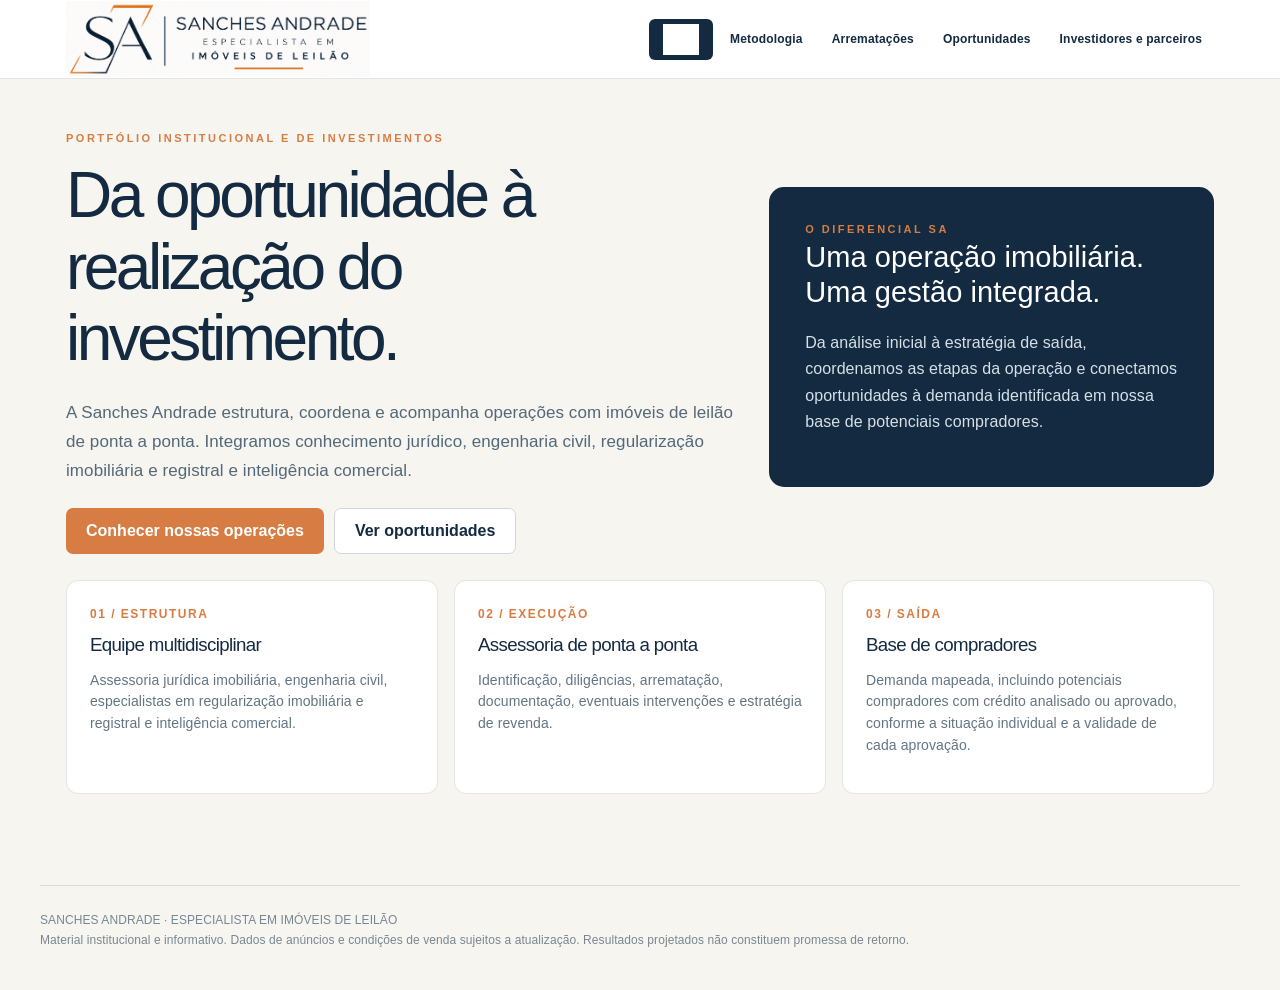
<file: index.html>
<!DOCTYPE html>
<html lang="pt-BR"><head><meta charset="utf-8"><meta content="width=device-width,initial-scale=1" name="viewport"><title>SA | Portfólio Institucional e de Investimentos</title><style>
:root{--navy:#132a41;--navy2:#203b52;--orange:#d77c43;--paper:#f7f5f0;--line:#e2e5e5;--text:#263848;--muted:#637583}*{box-sizing:border-box}html{scroll-behavior:smooth}body{margin:0;background:var(--paper);font-family:Arial,Helvetica,sans-serif;color:var(--text)}button,input{font:inherit}a{color:#b6612f}button{cursor:pointer}.shell{max-width:1200px;margin:auto;padding:0 26px}.top{background:#fff;border-bottom:1px solid var(--line);position:sticky;top:0;z-index:5}.topinner{min-height:78px;display:flex;align-items:center;justify-content:space-between;gap:15px}.brand{display:flex;align-items:center;gap:14px;color:var(--navy)}.monogram{font-size:42px;font-weight:300;letter-spacing:-6px;line-height:1}.monogram:after{content:'◢';font-size:14px;color:var(--orange);vertical-align:top;margin-left:4px}.brandwords{border-left:1px solid var(--navy);padding-left:14px}.brandwords b{font-weight:500;letter-spacing:2px;font-size:15px}.brandwords small{display:block;font-size:8px;letter-spacing:1.5px;margin-top:6px}.nav{display:flex;gap:5px;flex-wrap:wrap}.nav button{border:0;background:transparent;color:var(--navy);padding:11px 12px;border-radius:6px;font-size:12px;font-weight:bold}.nav button.active,.nav button:hover{background:var(--navy);color:white}.view{display:none;padding:42px 0 65px}.view.active{display:block}.eyebrow{font-size:11px;font-weight:bold;letter-spacing:2.5px;color:var(--orange);text-transform:uppercase}.hero{display:grid;grid-template-columns:1.2fr .8fr;gap:36px;align-items:center}.hero h1{font-size:clamp(35px,5vw,65px);font-weight:400;letter-spacing:-2px;line-height:1.08;color:var(--navy);margin:16px 0 24px}.lead{font-size:17px;line-height:1.7;color:#536878}.hero-side{background:var(--navy);color:white;padding:36px;border-radius:15px;min-height:300px;display:flex;flex-direction:column;justify-content:space-between}.hero-side strong{font-size:29px;font-weight:400;line-height:1.2}.hero-side p{line-height:1.65;color:#d6e0e7}.pill{display:inline-block;border:1px solid #d4dce1;border-radius:30px;padding:7px 12px;font-size:12px;color:#627584;margin:3px}.cta{display:inline-block;background:var(--orange);color:#fff;text-decoration:none;border:0;padding:13px 20px;border-radius:7px;font-weight:bold}.cta.alt{background:white;border:1px solid #cfd7dc;color:var(--navy)}.actions{display:flex;flex-wrap:wrap;gap:10px;margin-top:22px}.sectiontitle{font-size:clamp(26px,3.5vw,39px);font-weight:400;color:var(--navy);margin:8px 0 12px}.muted{color:var(--muted);line-height:1.6}.cards{display:grid;grid-template-columns:repeat(3,minmax(0,1fr));gap:16px;margin:26px 0}.card{background:white;border:1px solid var(--line);border-radius:12px;padding:23px}.card h3{font-weight:500;color:var(--navy);margin:12px 0}.card p{color:var(--muted);line-height:1.55;font-size:14px}.num{color:var(--orange);font-size:12px;font-weight:bold;letter-spacing:1.5px}.steps{display:grid;grid-template-columns:repeat(4,1fr);gap:12px;margin:25px 0}.step{padding:20px;background:white;border-top:3px solid var(--orange);border-radius:6px;line-height:1.5;font-size:14px}.casehero{display:grid;grid-template-columns:1.05fr .95fr;gap:24px;margin:22px 0}.cover{min-height:360px;border-radius:12px;overflow:hidden;background:#e4e7e6}.cover img{width:100%;height:100%;object-fit:cover;display:block}.facts{display:grid;grid-template-columns:1fr 1fr;gap:10px}.fact{background:#f5f7f7;padding:16px;border-radius:8px}.fact span{display:block;font-size:12px;color:var(--muted);margin-bottom:8px}.fact b{color:var(--navy);font-size:19px}.media{display:grid;grid-template-columns:1.12fr 1fr;gap:14px;margin:22px auto 0;max-width:900px;align-items:start}.media video{display:block;width:100%;max-height:280px;object-fit:contain;border-radius:10px;background:#0b1520}.thumbs{display:grid;grid-template-columns:1fr 1fr;gap:9px;align-content:start}.thumbs img{width:100%;aspect-ratio:4/3;object-fit:cover;border-radius:8px;cursor:pointer}.thumbs img:first-child{grid-column:span 2;aspect-ratio:2.5/1}.tag{font-size:11px;display:inline-block;padding:6px 10px;background:#edf0f1;color:#526a7a;border-radius:5px}.warn{border-left:3px solid var(--orange);padding:14px 17px;background:#fff8f2;color:#6e5b4c;line-height:1.6;font-size:13px;margin:18px 0}.financial{display:grid;grid-template-columns:1fr 1fr;gap:18px;margin-top:20px}.inputs{display:grid;grid-template-columns:1fr 1fr;gap:12px}.field label{font-size:12px;color:var(--muted);display:block;margin-bottom:6px}.field input{width:100%;border:1px solid #d4dce0;padding:11px;border-radius:7px;color:var(--navy)}.result{background:var(--navy);color:white;border-radius:12px;padding:25px}.result h3{font-size:27px;font-weight:400;margin:14px 0}.result .big{font-size:32px;margin:14px 0}.result p{color:#cbd9e2;line-height:1.55}.bars{display:grid;gap:12px;margin-top:18px}.barlabel{font-size:12px;display:flex;justify-content:space-between;gap:10px}.bar{height:11px;background:#e5ebee;border-radius:20px;overflow:hidden}.bar i{height:100%;display:block;background:var(--orange);border-radius:20px}.links{display:flex;gap:10px;flex-wrap:wrap;margin-top:15px}.links a{background:white;border:1px solid var(--line);padding:11px 13px;border-radius:6px;font-size:13px;text-decoration:none}.empty{border:1px dashed #c8d1d7;border-radius:12px;padding:28px;background:#fff;color:#657786;line-height:1.7}.foot{border-top:1px solid #d5dcde;padding:25px 0 40px;font-size:12px;color:#778792;line-height:1.6}.lightbox{position:fixed;inset:0;background:#000e;display:none;align-items:center;justify-content:center;z-index:20;padding:25px}.lightbox.open{display:flex}.lightbox img{max-width:100%;max-height:90vh;object-fit:contain}.lightbox button{position:absolute;top:18px;right:18px;background:white;border:0;border-radius:50%;width:38px;height:38px;font-size:24px}@media(max-width:900px){.topinner{flex-direction:column;padding:15px 0}.hero,.casehero,.media,.financial{grid-template-columns:1fr}.cards{grid-template-columns:1fr 1fr}.steps{grid-template-columns:1fr 1fr}}@media(max-width:600px){.shell{padding:0 15px}.cards,.steps,.inputs{grid-template-columns:1fr}.view{padding-top:25px}.hero-side{min-height:220px}.nav button{padding:8px;font-size:11px}.facts{gap:7px}.fact b{font-size:16px}}@media print{.top{position:static}.nav,.actions,.links,.lightbox{display:none!important}.view{display:block!important;break-before:page}.view:first-of-type{break-before:auto}.card,.result{break-inside:avoid}}

/* Localização e conveniências — Isaura Tavares III */
.location-map{width:100%;height:350px;border:0;border-radius:12px;background:#e7ecef}
.location-grid{display:grid;grid-template-columns:repeat(3,minmax(0,1fr));gap:14px;margin:18px 0}
.place{border:1px solid var(--line);background:white;border-radius:12px;overflow:hidden}
.place-visual{height:112px;display:flex;align-items:center;justify-content:center;font-size:42px;background:linear-gradient(130deg,#e7eeef,#f5f1e9)}
.place-content{padding:16px}.place-content h4{color:var(--navy);font-size:16px;margin:0 0 7px}
.place-content p{font-size:12px;line-height:1.5;color:var(--muted);margin:0 0 12px}
.place-content a{display:inline-block;font-size:12px;margin-right:12px;margin-bottom:6px}
.place-category{font-size:10px;color:#a55f35;text-transform:uppercase;letter-spacing:1px;font-weight:bold;margin-bottom:6px}
.location-note{font-size:12px;color:var(--muted);line-height:1.6}
@media(max-width:850px){.location-grid{grid-template-columns:repeat(2,minmax(0,1fr))}}
@media(max-width:560px){.location-grid{grid-template-columns:1fr}.location-map{height:270px}}

/* Análise comparativa de mercado — imagens documentais do anúncio */
.comp-wrap{margin-top:24px;border:1px solid var(--line);border-radius:15px;background:#fff;padding:26px}
.comp-kpis{display:grid;grid-template-columns:repeat(3,1fr);gap:12px;margin:20px 0}
.comp-kpi{background:#f4f6f5;padding:16px;border-radius:10px}.comp-kpi span{font-size:11px;color:var(--muted);display:block;margin-bottom:7px}.comp-kpi strong{font-size:23px;color:var(--navy)}
.comp-photo-grid{display:grid;grid-template-columns:repeat(3,minmax(0,1fr));gap:10px;margin:18px 0}.comp-photo-grid img{width:100%;height:205px;object-fit:cover;border-radius:8px;cursor:zoom-in}
.comp-panel{display:grid;grid-template-columns:1.15fr .85fr;gap:20px;margin-top:16px}.comp-panel>div{background:#f7f8f7;border:1px solid #e4e9e7;border-radius:12px;padding:18px}.comp-panel h4{margin:0 0 10px;color:var(--navy)}.comp-panel p,.comp-panel li{font-size:13px;line-height:1.65;color:#485b68}.comp-panel ul{padding-left:18px}
.comp-label{display:inline-block;font-size:10px;letter-spacing:1px;text-transform:uppercase;color:#a55f35;font-weight:bold}.comp-source{font-size:12px;color:var(--muted);line-height:1.65}.comp-link{display:inline-block;background:#173149;color:white;padding:11px 16px;border-radius:7px;text-decoration:none;font-size:12px;margin-top:9px}
@media(max-width:750px){.comp-panel{grid-template-columns:1fr}.comp-photo-grid{grid-template-columns:1fr}.comp-photo-grid img{height:auto}.comp-kpis{grid-template-columns:1fr}.comp-wrap{padding:16px}}

/* SA: quadro de evolução e comparativo, complemento visual ao relatório BidMap */
.sa-bid-chart{margin:22px 0;background:#fff;border:1px solid #dce4e8;border-radius:16px;padding:26px;box-shadow:0 8px 28px rgba(24,52,76,.035)}
.sa-bid-chart h3{margin:0 0 7px;color:#173650;font-size:22px;font-weight:600}.sa-bid-chart p{color:#647583;font-size:13px;margin:0 0 19px}
.sa-bid-legend{display:flex;gap:18px;flex-wrap:wrap;font-size:12px;color:#52697b;margin-bottom:14px}.sa-bid-legend i{display:inline-block;width:11px;height:11px;border-radius:3px;margin-right:5px;vertical-align:-1px}
.sa-bid-svg{display:block;width:100%;height:auto;max-height:360px}.sa-bid-footer{font-size:12px;color:#677b89;margin-top:12px;line-height:1.55}
.sa-sens-table td{transition:transform .15s ease,box-shadow .15s ease}.sa-sens-table td:hover{transform:scale(1.055);position:relative;z-index:2;box-shadow:0 4px 16px #17365022}
@media(max-width:680px){.sa-bid-chart{padding:14px}.sa-bid-chart h3{font-size:18px}.sa-bid-legend{gap:8px;font-size:10px}}
 .brand-official{display:block;width:min(390px,43vw);height:auto;max-height:76px;object-fit:contain;object-position:left center} @media(max-width:600px){.brand-official{width:min(330px,86vw);max-height:68px}}

/* SA visual refinement: modern typography and original identity */
@import url('https://fonts.googleapis.com/css2?family=DM+Sans:wght@400;500;600;700&family=Manrope:wght@400;500;600;700;800&display=swap');
body{font-family:'DM Sans',Arial,Helvetica,sans-serif;letter-spacing:.005em}
h1,h2,h3,h4,.sectiontitle,.sa-fin-heading h2{font-family:'Manrope','DM Sans',Arial,sans-serif;letter-spacing:-.035em}
.hero h1{font-weight:500;letter-spacing:-.055em;line-height:1.12}
.sectiontitle{font-weight:600}
.nav button{font-family:'DM Sans',Arial,sans-serif;font-weight:600;letter-spacing:.015em}
.brand-official{width:min(365px,37vw);max-height:66px;object-fit:contain;mix-blend-mode:multiply}
.nav .nav-sa-logo{padding:5px 10px;min-width:60px;display:flex;align-items:center;justify-content:center}
.nav-sa-logo img{height:31px;width:44px;object-fit:contain;mix-blend-mode:multiply}
.nav .nav-sa-logo.active img,.nav .nav-sa-logo:hover img{filter:brightness(0) invert(1);mix-blend-mode:normal}
.sa-place-placeholder{background:linear-gradient(145deg,#f1f4f4,#e8edf0);color:#657581;font-size:13px;letter-spacing:.01em}
.sa-place-card h4{font-family:'Manrope',Arial,sans-serif;font-weight:650}
@media(max-width:900px){.brand-official{width:min(340px,78vw)}.nav-sa-logo img{height:25px}}
@media(max-width:600px){.brand-official{width:min(280px,80vw);max-height:54px}.nav .nav-sa-logo{min-width:46px}}
</style><style>
.sa-kpis{display:grid;grid-template-columns:repeat(4,minmax(0,1fr));gap:12px;margin:22px 0}.sa-kpis>div,.sa-scenarios>div{background:#f0f4f5;border:1px solid #dce5e8;border-radius:12px;padding:15px}.sa-kpis small,.sa-scenarios small{display:block;color:#596c76;font-size:12px;margin-bottom:9px}.sa-kpis strong{font-size:clamp(17px,2vw,23px);color:#12344a}.sa-costs{display:grid;grid-template-columns:repeat(2,minmax(0,1fr));gap:8px 24px;margin:12px 0 20px}.sa-costs>div{display:flex;justify-content:space-between;gap:10px;border-bottom:1px solid #e1e6e8;padding:8px 0;font-size:13px}.sa-costs b{white-space:nowrap}.sa-scenarios{display:grid;grid-template-columns:repeat(3,minmax(0,1fr));gap:12px;margin:15px 0 24px}.sa-scenarios b{display:block;font-size:clamp(17px,2vw,23px);color:#12344a}.sa-scenarios span{font-size:12px;color:#596c76}.sa-scenarios .sa-base{border:2px solid #dd813a;background:#fff7ef}#localizacao-isaura .place-content{padding:12px}#localizacao-isaura .place-content h4{margin:4px 0 8px}#localizacao-isaura .place-content a{font-size:12px;margin-right:10px}@media(max-width:750px){.sa-kpis{grid-template-columns:repeat(2,1fr)}.sa-scenarios{grid-template-columns:1fr}.sa-costs{grid-template-columns:1fr}}
 .brand-official{display:block;width:min(390px,43vw);height:auto;max-height:76px;object-fit:contain;object-position:left center} @media(max-width:600px){.brand-official{width:min(330px,86vw);max-height:68px}}
</style><style>
/* SA · edição investidor 02 e 04 */
.sa-places{display:grid;grid-template-columns:repeat(3,minmax(0,1fr));gap:14px;margin:18px 0}.sa-place-card{overflow:hidden;background:#fff;border:1px solid #dfe5e6;border-radius:14px;box-shadow:0 5px 18px #102e4410}.sa-place-img,.sa-place-placeholder{width:100%;height:160px;object-fit:cover;display:block}.sa-place-placeholder{background:linear-gradient(120deg,#e7ecee,#f5f5f2);color:#667d8b;display:flex;align-items:center;justify-content:center;text-align:center;font-size:13px}.sa-place-body{padding:14px}.sa-place-body>span{color:#b46d43;text-transform:uppercase;font-size:10px;letter-spacing:1.4px;font-weight:700}.sa-place-body h4{font-size:16px;margin:7px 0;color:#18334a}.sa-place-body small{display:block;color:#71818a;line-height:1.45;min-height:35px}.sa-place-links a{font-size:12px;display:inline-block;margin-top:12px}
.sa-fin-pro{margin:32px 0;background:#fff;border:1px solid #dce3e6;border-radius:18px;padding:28px;color:#20384b}.sa-fin-heading{display:flex;align-items:center;justify-content:space-between;gap:15px}.sa-fin-heading h2{font-size:clamp(24px,3vw,36px);margin:8px 0}.sa-fin-heading p{color:#667a87;margin:6px 0;font-size:13px}.sa-fin-tag{background:#f3ede5;color:#9a5e39;border-radius:30px;padding:9px 13px;font-size:11px;font-weight:bold;white-space:nowrap}.sa-fin-hero{display:grid;grid-template-columns:1.5fr repeat(3,1fr);gap:10px;margin:22px 0}.sa-fin-primary{background:#173650;color:#fff;border-radius:14px;padding:24px}.sa-fin-primary strong{display:block;font-size:clamp(25px,2.5vw,34px);margin:12px 0}.sa-fin-primary span,.sa-fin-primary small{color:#d9e4e9;font-size:12px}.sa-fin-metric{background:#f2f5f5;border-radius:14px;padding:21px 15px}.sa-fin-metric span,.sa-fin-metrics span{display:block;color:#617584;font-size:12px;line-height:1.5}.sa-fin-metric strong{display:block;font-size:clamp(19px,2vw,25px);margin-top:14px;color:#173650}.sa-fin-metrics{display:grid;grid-template-columns:repeat(4,1fr);gap:10px;margin-bottom:20px}.sa-fin-metrics>div{border:1px solid #e1e8ea;border-radius:12px;padding:16px}.sa-fin-metrics b{display:block;font-size:23px;color:#c36d39;margin:8px 0}.sa-fin-metrics small{font-size:11px;color:#81919a}.sa-fin-grid{display:grid;grid-template-columns:1fr 1fr;gap:15px}.sa-fin-panel{background:#fafbfa;border:1px solid #e0e7e9;border-radius:14px;padding:22px;margin-bottom:16px}.sa-fin-panel h3{margin:0 0 8px;font-size:19px;color:#18354d}.sa-fin-panel>p{font-size:12px;color:#687b87;line-height:1.6}.sa-capbar{display:flex;height:13px;overflow:hidden;border-radius:9px;margin:23px 0}.sa-capbar i{display:block;height:100%}.sa-fin-costs>div,.sa-fin-flow>div{display:flex;justify-content:space-between;gap:10px;border-bottom:1px solid #e4e9eb;padding:10px 0;font-size:12px}.sa-fin-costs b,.sa-fin-flow b{color:#19374d;white-space:nowrap}.sa-fin-flow>div{flex-wrap:wrap}.sa-fin-flow small{width:100%;color:#7c8e97}.sa-fin-flow .sa-fin-total{background:#e8f1ee;border:0;border-radius:8px;padding:15px;font-size:15px;margin-top:10px}.sa-fin-total b{color:#1c715c}.sa-fin-small{font-size:11px!important;color:#7b8a93!important}.sa-sens-panel{background:#fff}.sa-sens-scroll{overflow-x:auto}.sa-sens-table{border-collapse:separate;border-spacing:5px;width:100%;min-width:690px;text-align:center}.sa-sens-table th{font-size:11px;padding:9px 4px;color:#526978}.sa-sens-table td{padding:10px 3px;border-radius:7px}.sa-sens-table td b{display:block;font-size:13px}.sa-sens-table td span{display:block;font-size:11px;margin-top:4px}.sa-sens-neg{background:#f9d9d5;color:#963e36}.sa-sens-mid{background:#f5ebc9;color:#6f5927}.sa-sens-good{background:#d9ecdc;color:#27694a}.sa-sens-base{background:#173650;color:white;outline:3px solid #d77c43}.sa-sens-legend{display:flex;gap:20px;flex-wrap:wrap;color:#72828c;font-size:11px;margin-top:12px}.sa-scenario-cards{display:grid;grid-template-columns:repeat(3,1fr);gap:12px}.sa-scenario-cards>div{border:1px solid #dce5e7;background:#fff;border-radius:12px;padding:20px}.sa-scenario-cards span,.sa-scenario-cards small{display:block;font-size:12px;color:#6e818b}.sa-scenario-cards strong{display:block;font-size:26px;color:#173650;margin:12px 0}.sa-scenario-cards .featured{background:#173650}.sa-scenario-cards .featured strong{color:#fff}.sa-scenario-cards .featured span,.sa-scenario-cards .featured small{color:#dce7eb}.sa-fin-disclaimer{font-size:11px;color:#778a95;line-height:1.6}
@media(max-width:900px){.sa-fin-hero{grid-template-columns:repeat(2,1fr)}.sa-fin-metrics{grid-template-columns:repeat(2,1fr)}.sa-fin-grid{grid-template-columns:1fr}}@media(max-width:650px){.sa-places{grid-template-columns:repeat(2,1fr)}.sa-fin-pro{padding:14px}.sa-fin-heading{align-items:flex-start;flex-direction:column}.sa-scenario-cards{grid-template-columns:1fr}.sa-fin-hero{grid-template-columns:1fr 1fr}.sa-fin-primary{grid-column:span 2}.sa-fin-metric{padding:13px}.sa-fin-metric strong{font-size:19px}}@media(max-width:420px){.sa-places{grid-template-columns:1fr}}
 .brand-official{display:block;width:min(390px,43vw);height:auto;max-height:76px;object-fit:contain;object-position:left center} @media(max-width:600px){.brand-official{width:min(330px,86vw);max-height:68px}}
</style><style>
/* Fotografias de conveniências: padrão 16:9 */
.sa-place-img{width:100%;height:180px;aspect-ratio:16/9;object-fit:cover;object-position:center;display:block;background:#e9edf0}
.sa-place-card{display:flex;flex-direction:column}
.sa-place-body{flex:1;display:flex;flex-direction:column}
.sa-place-links{margin-top:auto}
@media(max-width:680px){.sa-place-img{height:auto;aspect-ratio:16/9}}
</style><style>
#cases .sa-case-link{display:inline-block;margin-top:8px;padding:10px 16px;border-radius:7px;background:#102d38;color:#fff;text-decoration:none}
#cases .sa-case-panel{margin-top:24px;padding:18px;background:#fff;border:1px solid #d8d6ce;border-radius:12px}
#cases .sa-case-panel summary{cursor:pointer;font-weight:700;font-size:1.1rem;color:#102d38}
#cases .sa-case-panel iframe{width:100%;height:min(82vh,1100px);min-height:550px;border:1px solid #cbd4d5;border-radius:9px;background:#f4f1eb}
</style><link rel="stylesheet" href="assets/publico.css"></head><body><header class="top"><div class="shell topinner"><div class="brand"><img alt="SA — Sanches Andrade, Especialista em Imóveis de Leilão" class="brand-official" src="logo-sa-limpa.png"></div><nav aria-label="Seções" class="nav"><button aria-label="A SA — início" class="active nav-sa-logo" data-view="inicio"><img alt="SA" src="logo-sa-monograma.png"></button><button data-view="metodo">Metodologia</button><button data-view="cases">Arrematações</button><button data-view="oportunidades">Oportunidades</button><button data-view="parcerias">Investidores e parceiros</button></nav></div></header><main class="shell">
<section class="view active" id="inicio"><div class="hero"><div><p class="eyebrow">Portfólio institucional e de investimentos</p><h1>Da oportunidade à realização do investimento.</h1><p class="lead">A Sanches Andrade estrutura, coordena e acompanha operações com imóveis de leilão de ponta a ponta. Integramos conhecimento jurídico, engenharia civil, regularização imobiliária e registral e inteligência comercial.</p><div class="actions"><button class="cta" data-go="cases">Conhecer nossas operações</button><button class="cta alt" data-go="oportunidades">Ver oportunidades</button></div></div><div class="hero-side"><span class="eyebrow">O diferencial SA</span><strong>Uma operação imobiliária. Uma gestão integrada.</strong><p>Da análise inicial à estratégia de saída, coordenamos as etapas da operação e conectamos oportunidades à demanda identificada em nossa base de potenciais compradores.</p></div></div><div class="cards"><div class="card"><span class="num">01 / ESTRUTURA</span><h3>Equipe multidisciplinar</h3><p>Assessoria jurídica imobiliária, engenharia civil, especialistas em regularização imobiliária e registral e inteligência comercial.</p></div><div class="card"><span class="num">02 / EXECUÇÃO</span><h3>Assessoria de ponta a ponta</h3><p>Identificação, diligências, arrematação, documentação, eventuais intervenções e estratégia de revenda.</p></div><div class="card"><span class="num">03 / SAÍDA</span><h3>Base de compradores</h3><p>Demanda mapeada, incluindo potenciais compradores com crédito analisado ou aprovado, conforme a situação individual e a validade de cada aprovação.</p></div></div></section>
<section class="view" id="metodo"><p class="eyebrow">Nossa metodologia</p><h2 class="sectiontitle">Inteligência antes. Gestão durante. Estratégia até a saída.</h2><p class="muted">Cada oportunidade passa por etapas de análise e execução compatíveis com suas particularidades.</p><div class="steps"><div class="step"><span class="num">01</span><br><b>Identificação</b><br>Pesquisa, seleção e análise preliminar de mercado.</div><div class="step"><span class="num">02</span><br><b>Diligência</b><br>Edital, documentação, localização, inspeção externa e riscos.</div><div class="step"><span class="num">03</span><br><b>Viabilidade</b><br>Custos, capital, cenários e estratégia de revenda.</div><div class="step"><span class="num">04</span><br><b>Arrematação</b><br>Condução e acompanhamento da aquisição.</div><div class="step"><span class="num">05</span><br><b>Regularização</b><br>Tributos, escritura, registro e exigências documentais.</div><div class="step"><span class="num">06</span><br><b>Execução</b><br>Posse, intervenções e gestão dos prestadores, quando aplicável.</div><div class="step"><span class="num">07</span><br><b>Comercialização</b><br>Conexão com a base de compradores e negociação.</div><div class="step"><span class="num">08</span><br><b>Resultado</b><br>Conciliação dos recebimentos, despesas e retorno efetivo.</div></div><div class="warn">A diligência externa documenta a presença da SA no local, mas não substitui inspeção interna, laudo técnico ou verificação jurídica completa.</div></section>
<section class="view" id="cases"><p class="eyebrow">Histórico de operações</p><h2 class="sectiontitle">Arrematações e execução na prática</h2><p class="muted">O objetivo desta área é demonstrar cada operação com evidências, etapas realizadas e resultados financeiros conciliados.</p><div class="cards"><div class="card"><span class="tag">Case completo</span>
<h3>Jardins do Janga · Bloco 10, ap. 205</h3>
<p>Aquisição financiada, diligência presencial, galeria do empreendimento e revenda com crédito habitacional. Operação sem reforma.</p>
<p><strong style="font-size:1.6rem;color:#b88b56">R$ 13.927,04</strong><br><small>Lucro da operação · rentabilidade de 31,24%</small></p>
<a class="sa-case-link" href="cases/jardins-do-janga.html" title="Abrir o case do Jardins do Janga em tela inteira">Conheça esta história</a></div><div class="card"><span class="tag">Revenda em formalização · novembro/2026</span><h3>República Árabe Unida</h3><p>Diligência, identificação da ocupante, aquisição financiada, reparos e revenda estruturada pela SA. Assinatura e registro pendentes.</p><p><strong style="font-size:1.6rem;color:#b88b56">R$ 20.860,62</strong><br><small>Taxa de lucro de 55,55%</small></p><a class="sa-case-link" href="cases/republica-arabe-unida.html" title="Abrir o case da República Árabe Unida em tela inteira">Conheça esta história</a></div><div class="card"><span class="tag">Case em estruturação · 2026</span><h3>Residencial Canaã</h3><p>Diligência, ocupação por inquilino, acesso autorizado e estratégia de venda à compradora.</p><p><strong style="font-size:1.6rem;color:#b88b56">R$ 43.753,11</strong><br><small>Resultado preliminar BidMap · sujeito a conferência</small></p><a class="sa-case-link" href="cases/residencial-canaa.html" title="Abrir case Residencial Canaã em tela inteira">Conheça esta história</a></div><div class="card"><span class="tag">Case documentado · 2026</span><h3>Residencial Maria do Carmo</h3><p>Aquisição à vista, ocupação por inquilino e revenda estruturada para o próprio ocupante, com análise BIDMAP.</p><p><strong style="font-size:1.6rem;color:#b88b56">R$ 33.602,86</strong><br><small>Lucro na calculadora BIDMAP · 29,95%</small></p><a class="sa-case-link" href="cases/residencial-maria-do-carmo.html" title="Abrir case Residencial Maria do Carmo em tela inteira">Conheça esta história</a></div><div class="card"><span class="tag">Case em preparação</span><h3>Cidade do México</h3><p>Operação com aquisição, intervenções e estratégia de comercialização. Resultado líquido ainda não certificado nesta versão.</p></div><div class="card"><span class="tag">Case em preparação</span><h3>Privê Teobaldo I</h3><p>Operação de aquisição e revenda em andamento. Projeções não são apresentadas como lucro realizado.</p></div></div><div class="empty">Os cases estão identificados para organização do portfólio. As fotos, vídeos e planilhas comprobatórias dessas operações ainda não constavam no ZIP recebido; não foram inventados resultados nem inseridas imagens de outros imóveis.</div></section>
<section class="view" id="oportunidades"><p class="eyebrow">Oportunidade documentada</p><h2 class="sectiontitle">Isaura Tavares III</h2><p class="muted">Nossa Senhora do Ó · Paulista / PE · Rua José Geraldo Castro Paes, 795, Casa 03</p><div class="casehero"><div class="cover"><img alt="Registro externo do imóvel Isaura Tavares III" src="fotos/01-isaura-tavares/WhatsApp%20Image%202026-11-11%20at%2015.39.46.jpeg"></div><div class="card"><span class="tag">Análise preliminar · Dados CAIXA coletados em 11/11/2026</span><h3>Casa · 2 quartos · 1 vaga</h3><div class="facts"><div class="fact"><span>Preço mínimo anunciado</span><b>R$ 81.232,99</b></div><div class="fact"><span>Avaliação CAIXA</span><b>R$ 150.000,00</b></div><div class="fact"><span>Desconto anunciado</span><b>45,84%</b></div><div class="fact"><span>Área privativa</span><b>47,04 m²</b></div></div><p class="muted" style="font-size:13px">Imóvel CAIXA nº 855551274671-3. A disponibilidade, as regras e os valores devem ser reconfirmados na fonte antes de qualquer proposta.</p><div class="links"><a href="https://venda-imoveis.caixa.gov.br/sistema/detalhe-imovel.asp?hdnOrigem=index&amp;hdnimovel=8555512746713" rel="noopener" target="_blank">Anúncio CAIXA ↗</a><a href="https://www.google.com/maps/search/?api=1&amp;query=Rua+Jose+Geraldo+Castro+Paes+795+Nossa+Senhora+do+O+Paulista+PE" rel="noopener" target="_blank">Mapa / Street View ↗</a><a href="https://www.google.com/search?q=imoveis+a+venda+Nossa+Senhora+do+O+Paulista+PE+casas" rel="noopener" target="_blank">Pesquisar comparáveis ↗</a></div></div></div><div class="card"><p class="eyebrow">01 · Diligência prévia</p><h3>Inspeção in loco</h3><p>Antes da decisão de investimento, a SA realizou diligência presencial para registrar características externas, acesso e entorno imediato. O vídeo e as fotografias documentam a visita, sem caracterizar vistoria interna ou laudo de engenharia.</p><div class="media"><video controls="" playsinline="" preload="metadata"><source src="fotos/01-isaura-tavares/SA_Diligencia_Edicao_Preliminar.mp4" type="video/mp4">Seu navegador não suporta vídeo MP4.</video><div class="thumbs"><img alt="Fotografia 1 da diligência" src="fotos/01-isaura-tavares/WhatsApp%20Image%202026-11-11%20at%2015.39.46.jpeg"><img alt="Fotografia 2 da diligência" src="fotos/01-isaura-tavares/WhatsApp%20Image%202026-11-11%20at%2015.39.48%202.jpeg"><img alt="Fotografia 3 da diligência" src="fotos/01-isaura-tavares/WhatsApp%20Image%202026-11-11%20at%2015.39.48.jpeg"></div></div></div><section class="card" id="localizacao-isaura" style="margin-top:22px"><p class="eyebrow">02 · Localização e conveniências</p><h3>Tudo o que importa, perto de casa</h3><p class="muted">Comércio, alimentação, saúde, mobilidade e lazer no entorno. Fotografias identificadas e rotas para conferência.</p><iframe class="location-map" loading="lazy" referrerpolicy="no-referrer-when-downgrade" src="https://www.google.com/maps?q=Rua%20Jos%C3%A9%20Geraldo%20Castro%20Paes%2C%20795%2C%20Nossa%20Senhora%20do%20%C3%93%2C%20Paulista%2C%20Pernambuco%2C%20Brasil&amp;output=embed" title="Mapa da Isaura Tavares III"></iframe><div class="links"><a href="https://www.google.com/maps/search/?api=1&amp;query=Rua%20Jos%C3%A9%20Geraldo%20Castro%20Paes%2C%20795%2C%20Nossa%20Senhora%20do%20%C3%93%2C%20Paulista%2C%20Pernambuco%2C%20Brasil" rel="noopener noreferrer" target="_blank">Abrir localização no Google Maps ↗</a><a href="https://www.google.com/maps/@?api=1&amp;map_action=pano&amp;viewpoint=-7.93%2C-34.83" rel="noopener noreferrer" target="_blank" title="Abrir Street View da região; navegue até o imóvel">Abrir Street View da região ↗</a></div><div class="sa-places"><article class="sa-place-card"><img alt="Fotografia fornecida do local: Karla Mercado" class="sa-place-img" loading="lazy" src="fotos/conveniencias/karla.jpg"><div class="sa-place-body"><span>Comércio</span><h4>Karla Mercado</h4><small>Fotografia do local fornecida para esta apresentação</small><div class="sa-place-links"><a href="https://www.google.com/maps/dir/?api=1&amp;origin=Rua%20Jos%C3%A9%20Geraldo%20Castro%20Paes%2C%20795%2C%20Nossa%20Senhora%20do%20%C3%93%2C%20Paulista%2C%20Pernambuco%2C%20Brasil&amp;destination=Karla%20Mercado%20Avenida%20Claudio%20Gueiros%20Leite%20Paulista%20Pernambuco&amp;travelmode=walking" rel="noopener noreferrer" target="_blank">Ver distância ↗</a></div></div></article><article class="sa-place-card"><img alt="Fotografia fornecida do local: Restaurante Acácia" class="sa-place-img" loading="lazy" src="fotos/conveniencias/acacia.jpg"><div class="sa-place-body"><span>Gastronomia</span><h4>Restaurante Acácia</h4><small>Fotografia do local fornecida para esta apresentação</small><div class="sa-place-links"><a href="https://www.google.com/maps/dir/?api=1&amp;origin=Rua%20Jos%C3%A9%20Geraldo%20Castro%20Paes%2C%20795%2C%20Nossa%20Senhora%20do%20%C3%93%2C%20Paulista%2C%20Pernambuco%2C%20Brasil&amp;destination=Restaurante%20Ac%C3%A1cia%20Paulista%20Pernambuco&amp;travelmode=walking" rel="noopener noreferrer" target="_blank">Ver distância ↗</a></div></div></article><article class="sa-place-card"><img alt="Fotografia fornecida do local: Pague Menos" class="sa-place-img" loading="lazy" src="fotos/conveniencias/pague-menos.jpg"><div class="sa-place-body"><span>Farmácia</span><h4>Pague Menos</h4><small>Fotografia do local fornecida para esta apresentação</small><div class="sa-place-links"></div></div></article><article class="sa-place-card"><img alt="Fotografia fornecida do local: Drogasil" class="sa-place-img" loading="lazy" src="fotos/conveniencias/drogasil.jpg"><div class="sa-place-body"><span>Farmácia</span><h4>Drogasil</h4><small>Fotografia do local fornecida para esta apresentação</small><div class="sa-place-links"><a href="https://www.google.com/maps/dir/?api=1&amp;origin=Rua%20Jos%C3%A9%20Geraldo%20Castro%20Paes%2C%20795%2C%20Nossa%20Senhora%20do%20%C3%93%2C%20Paulista%2C%20Pernambuco%2C%20Brasil&amp;destination=Drogasil%20Nossa%20Senhora%20do%20%C3%93%20Paulista%20Pernambuco&amp;travelmode=walking" rel="noopener noreferrer" target="_blank">Ver distância ↗</a></div></div></article><article class="sa-place-card"><img alt="Fotografia fornecida do local: Posto de combustível" class="sa-place-img" loading="lazy" src="fotos/conveniencias/posto-br.jpg"><div class="sa-place-body"><span>Serviços</span><h4>Posto de combustível</h4><small>Fotografia do local fornecida para esta apresentação</small><div class="sa-place-links"><a href="https://www.google.com/maps/dir/?api=1&amp;origin=Rua%20Jos%C3%A9%20Geraldo%20Castro%20Paes%2C%20795%2C%20Nossa%20Senhora%20do%20%C3%93%2C%20Paulista%2C%20Pernambuco%2C%20Brasil&amp;destination=posto%20de%20gasolina%20Avenida%20Claudio%20Gueiros%20Leite%20Nossa%20Senhora%20do%20%C3%93%20Paulista%20Pernambuco&amp;travelmode=walking" rel="noopener noreferrer" target="_blank">Ver distância ↗</a></div></div></article><article class="sa-place-card"><div class="sa-place-placeholder">Fotografia do local<br>em confirmação</div><div class="sa-place-body"><span>Mobilidade</span><h4>Parada de ônibus</h4><small>Ponto indicado na diligência; fotografia pendente</small><div class="sa-place-links"><a href="https://www.google.com/maps/dir/?api=1&amp;origin=Rua%20Jos%C3%A9%20Geraldo%20Castro%20Paes%2C%20795%2C%20Nossa%20Senhora%20do%20%C3%93%2C%20Paulista%2C%20Pernambuco%2C%20Brasil&amp;destination=Rua%20Jos%C3%A9%20Geraldo%20Castro%20Paes%20810%20Paulista%20Pernambuco&amp;travelmode=walking" rel="noopener noreferrer" target="_blank">Ver distância ↗</a></div></div></article><article class="sa-place-card"><img alt="Fotografia fornecida do local: Praia de Nossa Senhora do Ó" class="sa-place-img" loading="lazy" src="fotos/conveniencias/praia.jpg"><div class="sa-place-body"><span>Lazer</span><h4>Praia de Nossa Senhora do Ó</h4><small>Fotografia do local fornecida para esta apresentação</small><div class="sa-place-links"><a href="https://www.google.com/maps/dir/?api=1&amp;origin=Rua%20Jos%C3%A9%20Geraldo%20Castro%20Paes%2C%20795%2C%20Nossa%20Senhora%20do%20%C3%93%2C%20Paulista%2C%20Pernambuco%2C%20Brasil&amp;destination=Praia%20Nossa%20Senhora%20do%20%C3%93%20Paulista%20Pernambuco&amp;travelmode=walking" rel="noopener noreferrer" target="_blank">Ver distância ↗</a></div></div></article></div><p class="location-note">As fotografias dos seis locais foram fornecidas para esta apresentação e estão incorporadas ao arquivo, inclusive para uso offline. A parada de ônibus permanece sem imagem específica. Consulte as rotas nos links para conferir as distâncias de percurso.</p></section><section aria-label="Análise comparativa de mercado" class="comp-wrap" id="comparativos-isaura"><p class="eyebrow">03 · Inteligência de mercado</p><h3>Análise comparativa de mercado</h3><p class="muted">Referência de revenda para a Isaura Tavares III, com seleção de imóveis de tipologia e metragem próximas. Fotografias documentais do anúncio original, com identificação do corretor preservada.</p><div class="comp-kpis"><div class="comp-kpi"><span>Imóvel SA · área construída</span><strong>47,04 m²</strong></div><div class="comp-kpi"><span>Comparativo 01 · área anunciada</span><strong>50 m²</strong></div><div class="comp-kpi"><span>Diferença de área</span><strong>+6,3%</strong></div></div><div class="comp-label">Comparativo 01 · anúncio selecionado pelo responsável técnico</div><h3 style="margin-top:9px">Casa · 2 quartos · Nossa Senhora do Ó</h3><p class="muted">Avenida Doutor Cláudio José Gueiros Leite · Paulista/PE · Anunciante: Dornelas Corretor · Portal: ZAP Imóveis · ID 2912197495</p><div class="comp-photo-grid"><img alt="Fotografia do anúncio ZAP, área de serviço, com marca d'água Dornelas Corretor" src="fotos/comparativos/zap_dornelas_01.jpg"><img alt="Fotografia do anúncio ZAP, revestimentos e bancada, com marca d'água Dornelas Corretor" src="fotos/comparativos/zap_dornelas_02.jpg"><img alt="Fotografia do anúncio ZAP, ambiente interno, com marca d'água Dornelas Corretor" src="fotos/comparativos/zap_dornelas_03.jpg"></div><p class="comp-source">Imagens recortadas das capturas do anúncio enviadas pelo usuário. Marca d'água original mantida. Os recortes não demonstram a fachada; a semelhança arquitetônica externa ainda requer validação.</p><div class="comp-panel"><div><h4>Leitura técnica da SA</h4><ul><li><b>Área:</b> diferença de 2,96 m² em relação à Isaura Tavares III, equivalente a 6,3%.</li><li><b>Tipologia:</b> dois dormitórios, conforme o anúncio; confirmar a existência de vaga e a distribuição dos ambientes.</li><li><b>Conservação:</b> as imagens mostram áreas revestidas e bancadas; não permitem concluir que o padrão global seja equivalente.</li><li><b>Localização:</b> anúncio na Av. Cláudio Gueiros Leite. A distância de percurso e eventuais diferenças de valorização ainda precisam ser verificadas.</li></ul></div><div><h4>Preço e interpretação</h4><p><b>Referência informada na pesquisa:</b> R$ 170.000,00 (R$ 3.400/m²), <b>pendente de confirmação no anúncio atual</b>.</p><p>O valor é <b>preço pedido</b>, não comprovação de venda. Uma única oferta não permite fixar o valor de mercado da Isaura Tavares III.</p><a class="comp-link" href="https://www.zapimoveis.com.br/imovel/venda-casa-2-quartos-nossa-senhora-do-o-paulista-pe-50m2-id-2912197495/" rel="noopener noreferrer" target="_blank">Conferir anúncio original ↗</a></div></div><div class="comp-divider" style="border-top:1px solid #e2e5e5;margin:30px 0 24px"></div><div class="comp-label">Comparativo 02 · anúncio documentado pelo responsável técnico</div><h3 style="margin-top:9px">Casa térrea · 2 quartos · Nossa Senhora da Conceição</h3><p class="muted">Rua Amazonas · Paulista/PE · Anunciante: Investilar Empreendimentos Imobiliários · Portal: ZAP Imóveis · ID 2749429301</p><div class="comp-kpis"><div class="comp-kpi"><span>Preço pedido no anúncio</span><strong>R$ 160.000</strong></div><div class="comp-kpi"><span>Área anunciada</span><strong>50 m²</strong></div><div class="comp-kpi"><span>Preço por m²</span><strong>R$ 3.200</strong></div></div><div class="comp-photo-grid"><img alt="Fachada e circulação da casa anunciada, com marca d'água Investilar" src="fotos/comparativos/zap_investilar_01.jpg"><img alt="Área externa com grade e marca d'água Investilar" src="fotos/comparativos/zap_investilar_02.jpg"><img alt="Cozinha do anúncio com marca d'água Investilar" src="fotos/comparativos/zap_investilar_03.jpg"><img alt="Ambiente social do anúncio com marca d'água Investilar" src="fotos/comparativos/zap_investilar_04.jpg"></div><p class="comp-source">Fotografias documentais recortadas das imagens do anúncio fornecidas pelo usuário, preservando a identificação Investilar. As imagens exibem parte dos ambientes, sem constituir vistoria técnica.</p><div class="comp-panel"><div><h4>Leitura técnica da SA</h4><ul><li><b>Área:</b> 50 m² anunciados, 2,96 m² acima da Isaura Tavares III (+6,3%).</li><li><b>Configuração:</b> dois quartos, um banheiro e uma vaga, segundo a captura do anúncio.</li><li><b>Tipologia:</b> construção térrea com grades metálicas, revestimentos cerâmicos e ambientes compactos; a condição de privê e a equivalência arquitetônica integral ainda exigem confirmação.</li><li><b>Acabamento e mobiliário:</b> imóvel anunciado como mobiliado; o eventual valor dos móveis não pode ser automaticamente atribuído à edificação.</li><li><b>Localização:</b> Nossa Senhora da Conceição é bairro diferente de Nossa Senhora do Ó. Comparação sujeita à análise de microlocalização.</li></ul></div><div><h4>Preço e interpretação</h4><p><b>Preço pedido:</b> R$ 160.000,00, conforme captura de tela enviada pelo usuário em 12/11/2026. <b>R$ 3.200/m²</b> sobre a área anunciada.</p><p>O anúncio é referência de oferta, não comprovação de transação. Não se presume equivalência de valor por metro quadrado sem considerar padrão, mobiliário, localização e estado de conservação.</p><a class="comp-link" href="https://www.zapimoveis.com.br/imovel/venda-casa-2-quartos-mobiliado-nossa-senhora-da-conceicao-paulista-pe-50m2-id-2749429301/" rel="noopener noreferrer" target="_blank">Conferir anúncio original ↗</a></div></div><p class="comp-source" style="margin-top:17px"><b>Critério da amostra:</b> casas térreas, dois quartos, área construída preferencial de 45 a 50 m², padrão construtivo equivalente, preço pedido entre R$ 160 mil e R$ 180 mil e entorno prioritário de 1 km, com ampliação fundamentada até 3 km. <b>Situação:</b> 2 anúncios documentados, sendo 1 no bairro de referência e 1 em bairro vizinho; ainda não há amostra suficiente para concluir o valor de mercado. A avaliação CAIXA e os preços de oferta são referências distintas.</p></section><section class="sa-fin-pro"><div class="sa-fin-heading"><div><p class="eyebrow">04 · Inteligência financeira / BidMap</p><h2>Viabilidade do investimento</h2><p>Isaura Tavares III · Simulação à vista · Horizonte de 4 meses</p></div><div class="sa-fin-tag">Cenário-base · 12 nov 2026</div></div>
<div class="sa-fin-hero"><div class="sa-fin-primary"><span>Lucro projetado</span><strong>R$ 25.085,40</strong><small>Resultado da simulação BidMap</small></div><div class="sa-fin-metric"><span>Capital necessário</span><strong>R$ 108.193,49</strong></div><div class="sa-fin-metric"><span>ROI · retorno sobre o capital</span><strong>23,19%</strong></div><div class="sa-fin-metric"><span>Prazo estimado</span><strong>4 meses</strong></div></div>
<div class="sa-fin-metrics"><div><span>TIR mensal</span><b>5,35%</b><small>Taxa interna de retorno</small></div><div><span>TIR anualizada</span><b>86,93%</b><small>Indicador anual equivalente</small></div><div><span>VPL</span><b>R$ 20.904,43</b><small>Taxa comparativa de 0,8% a.m.</small></div><div><span>Lance limite</span><b>R$ 103.630,67</b><small>Resultado do modelo BidMap</small></div></div>
<div class="sa-fin-grid"><div class="sa-fin-panel"><h3>Para onde vai o capital</h3><p>Distribuição do aporte, incluindo documentação do comprador paga pelo vendedor.</p><div class="sa-capbar"><i style="width:75.08%;background:#173650"></i><i style="width:7.51%;background:#d77c43"></i><i style="width:5.27%;background:#9aadc0"></i><i style="width:7.87%;background:#6e8d8d"></i><i style="width:2.77%;background:#d8b78a"></i><i style="width:1.5%;background:#a9b8b6"></i></div><div class="sa-fin-costs"><div><span>Arrematação</span><b>R$ 81.232,99</b></div><div><span>Assessoria SA</span><b>R$ 8.123,30</b></div><div><span>Escritura e registro</span><b>R$ 5.701,33</b></div><div><span>Documentação do comprador</span><b>R$ 8.511,21</b></div><div><span>Reforma</span><b>R$ 3.000,00</b></div><div><span>ITBI aquisição</span><b>R$ 1.624,66</b></div></div><p class="sa-fin-small">A documentação do comprador já está incluída no capital necessário; não deve ser somada novamente.</p></div><div class="sa-fin-panel"><h3>Como o resultado se forma</h3><p>Fluxo financeiro projetado da operação.</p><div class="sa-fin-flow"><div><span>Recebimento CAIXA + subsídio</span><b>R$ 152.000,00</b><small>R$ 136 mil + R$ 16 mil</small></div><div><span>Capital necessário</span><b>− R$ 108.193,49</b></div><div><span>Corretagem informada no BidMap</span><b>− R$ 7.600,00</b></div><div><span>IR manual</span><b>− R$ 11.121,11</b></div><div class="sa-fin-total"><span>Lucro projetado</span><b>R$ 25.085,40</b></div></div><p class="sa-fin-small">IR manual e corretagem reproduzidos do PDF; conferir com o contrato e a apuração fiscal antes de executar.</p></div></div>
<div class="sa-fin-panel sa-sens-panel"><div class="sa-fin-heading"><div><h3>Matriz de sensibilidade</h3><p>49 combinações de preço de venda e arrematação. Cada célula mostra lucro (R$) e ROI (%).</p></div><span class="sa-fin-tag">Centro = cenário-base</span></div><div class="sa-sens-scroll"><table class="sa-sens-table"><thead><tr><th>Arrematação ↓ / Venda →</th><th>−15%</th><th>−10%</th><th>−5%</th><th>Base</th><th>+5%</th><th>+10%</th><th>+15%</th></tr></thead><tbody><tr><th>−15%</th><td class="sa-sens-mid"><b>17.073</b><span>18,1%</span></td><td class="sa-sens-good"><b>24.293</b><span>25,7%</span></td><td class="sa-sens-good"><b>31.513</b><span>33,3%</span></td><td class="sa-sens-good"><b>38.733</b><span>41%</span></td><td class="sa-sens-good"><b>45.953</b><span>48,6%</span></td><td class="sa-sens-good"><b>53.173</b><span>56,2%</span></td><td class="sa-sens-good"><b>60.393</b><span>63,9%</span></td></tr><tr><th>−10%</th><td class="sa-sens-mid"><b>12.523</b><span>12,6%</span></td><td class="sa-sens-mid"><b>19.743</b><span>19,9%</span></td><td class="sa-sens-good"><b>26.963</b><span>27,2%</span></td><td class="sa-sens-good"><b>34.183</b><span>34,5%</span></td><td class="sa-sens-good"><b>41.403</b><span>41,8%</span></td><td class="sa-sens-good"><b>48.623</b><span>49,1%</span></td><td class="sa-sens-good"><b>55.843</b><span>56,4%</span></td></tr><tr><th>−5%</th><td class="sa-sens-mid"><b>7.974</b><span>7,7%</span></td><td class="sa-sens-mid"><b>15.194</b><span>14,7%</span></td><td class="sa-sens-mid"><b>22.414</b><span>21,6%</span></td><td class="sa-sens-good"><b>29.634</b><span>28,6%</span></td><td class="sa-sens-good"><b>36.854</b><span>35,6%</span></td><td class="sa-sens-good"><b>44.074</b><span>42,5%</span></td><td class="sa-sens-good"><b>51.294</b><span>49,5%</span></td></tr><tr><th>Base</th><td class="sa-sens-mid"><b>3.425</b><span>3,2%</span></td><td class="sa-sens-mid"><b>10.645</b><span>9,8%</span></td><td class="sa-sens-mid"><b>17.865</b><span>16,5%</span></td><td class="sa-sens-base"><b>25.085</b><span>23,2%</span></td><td class="sa-sens-good"><b>32.305</b><span>29,9%</span></td><td class="sa-sens-good"><b>39.525</b><span>36,5%</span></td><td class="sa-sens-good"><b>46.745</b><span>43,2%</span></td></tr><tr><th>+5%</th><td class="sa-sens-neg"><b>-1.124</b><span>-1%</span></td><td class="sa-sens-mid"><b>6.096</b><span>5,4%</span></td><td class="sa-sens-mid"><b>13.316</b><span>11,8%</span></td><td class="sa-sens-mid"><b>20.536</b><span>18,2%</span></td><td class="sa-sens-mid"><b>27.756</b><span>24,6%</span></td><td class="sa-sens-good"><b>34.976</b><span>31%</span></td><td class="sa-sens-good"><b>42.196</b><span>37,4%</span></td></tr><tr><th>+10%</th><td class="sa-sens-neg"><b>-5.673</b><span>-4,8%</span></td><td class="sa-sens-mid"><b>1.547</b><span>1,3%</span></td><td class="sa-sens-mid"><b>8.767</b><span>7,5%</span></td><td class="sa-sens-mid"><b>15.987</b><span>13,6%</span></td><td class="sa-sens-mid"><b>23.207</b><span>19,8%</span></td><td class="sa-sens-good"><b>30.427</b><span>25,9%</span></td><td class="sa-sens-good"><b>37.647</b><span>32,1%</span></td></tr><tr><th>+15%</th><td class="sa-sens-neg"><b>-10.222</b><span>-8,4%</span></td><td class="sa-sens-neg"><b>-3.002</b><span>-2,5%</span></td><td class="sa-sens-mid"><b>4.218</b><span>3,5%</span></td><td class="sa-sens-mid"><b>11.438</b><span>9,4%</span></td><td class="sa-sens-mid"><b>18.658</b><span>15,3%</span></td><td class="sa-sens-mid"><b>25.878</b><span>21,2%</span></td><td class="sa-sens-good"><b>33.098</b><span>27,2%</span></td></tr></tbody></table></div><div class="sa-sens-legend"><span>● Resultado negativo</span><span>● Retorno moderado</span><span>● Retorno elevado</span></div></div>
<div class="sa-fin-panel"><h3>Três cenários de saída</h3><div class="sa-scenario-cards"><div><span>Conservador · −10%</span><strong>R$ 10.645</strong><small>Venda R$ 136.800</small></div><div class="featured"><span>Base · BidMap</span><strong>R$ 25.085</strong><small>Venda R$ 152.000</small></div><div><span>Otimista · +10%</span><strong>R$ 39.525</strong><small>Venda R$ 167.200</small></div></div></div><div class="sa-bid-chart"><h3>Evolução do capital e comparação de retorno</h3><p>Visualização do horizonte de 4 meses da operação, com referência de mercado de 0,8% ao mês.</p><div class="sa-bid-legend"><span><i style="background:#b8cbdc"></i>Capital necessário</span><span><i style="background:#d77c43"></i>Lucro projetado</span><span><i style="background:#173650"></i>Referência de mercado acumulada</span></div><svg aria-label="Capital de R$ 108.193,49 e lucro projetado de R$ 25.085,40 em cada mês de referência, com linha comparativa de mercado acumulada de 0,8 por cento ao mês" class="sa-bid-svg" role="img" viewBox="0 0 960 290"><line stroke="#e9eef1" x1="86" x2="928" y1="225" y2="225"></line><text fill="#778997" font-size="13" text-anchor="end" x="74" y="229">R$ 0</text><line stroke="#e9eef1" x1="86" x2="928" y1="170" y2="170"></line><text fill="#778997" font-size="13" text-anchor="end" x="74" y="174">R$ 40 mil</text><line stroke="#e9eef1" x1="86" x2="928" y1="115" y2="115"></line><text fill="#778997" font-size="13" text-anchor="end" x="74" y="119">R$ 80 mil</text><line stroke="#e9eef1" x1="86" x2="928" y1="60" y2="60"></line><text fill="#778997" font-size="13" text-anchor="end" x="74" y="64">R$ 120 mil</text><rect fill="#b8cbdc" height="149" rx="5" width="67" x="130" y="76"></rect><rect fill="#d77c43" height="35" rx="4" width="39" x="203" y="190"></rect><text fill="#546a7a" font-size="14" text-anchor="middle" x="185" y="252">Mês 0</text><rect fill="#b8cbdc" height="149" rx="5" width="67" x="306" y="76"></rect><rect fill="#d77c43" height="35" rx="4" width="39" x="379" y="190"></rect><text fill="#546a7a" font-size="14" text-anchor="middle" x="361" y="252">Mês 1</text><rect fill="#b8cbdc" height="149" rx="5" width="67" x="482" y="76"></rect><rect fill="#d77c43" height="35" rx="4" width="39" x="555" y="190"></rect><text fill="#546a7a" font-size="14" text-anchor="middle" x="537" y="252">Mês 2</text><rect fill="#b8cbdc" height="149" rx="5" width="67" x="658" y="76"></rect><rect fill="#d77c43" height="35" rx="4" width="39" x="731" y="190"></rect><text fill="#546a7a" font-size="14" text-anchor="middle" x="713" y="252">Mês 3</text><rect fill="#b8cbdc" height="149" rx="5" width="67" x="834" y="76"></rect><rect fill="#d77c43" height="35" rx="4" width="39" x="907" y="190"></rect><text fill="#546a7a" font-size="14" text-anchor="middle" x="889" y="252">Mês 4</text><polyline fill="none" points="185,222 361,193 537,164 713,135 889,106" stroke="#173650" stroke-linecap="round" stroke-width="3"></polyline><circle cx="185" cy="222" fill="#173650" r="5" stroke="white" stroke-width="2"></circle><circle cx="361" cy="193" fill="#173650" r="5" stroke="white" stroke-width="2"></circle><circle cx="537" cy="164" fill="#173650" r="5" stroke="white" stroke-width="2"></circle><circle cx="713" cy="135" fill="#173650" r="5" stroke="white" stroke-width="2"></circle><circle cx="889" cy="106" fill="#173650" r="5" stroke="white" stroke-width="2"></circle><text fill="#52697b" font-size="12" text-anchor="end" x="928" y="25">Comparativo: 0,8% a.m. · 3,24% acumulado em 4 meses</text></svg><div class="sa-bid-footer">Capital e lucro são os valores totais da simulação, repetidos como referências visuais ao longo do horizonte — não representam receitas mensais nem distribuição de dividendos. A linha de mercado é capitalização composta de 0,8% a.m. O resultado da venda é projetado para o mês 4.</div></div><p class="sa-fin-disclaimer">Fonte: Calculadora de Viabilidade BidMap, PDF de 12/11/2026. Os valores são projeções e não garantem retorno. A matriz reproduz a metodologia do relatório. O preço contratual de venda e a receita efetivamente recebida devem permanecer discriminados para fins fiscais.</p></section><div class="warn"><b>Nota de avaliação:</b> dois comparativos estão documentados com imagens dos anúncios, mas a equivalência arquitetônica, os efeitos da localização e uma amostra complementar ainda precisam ser validados. Não utilizar isoladamente para afirmar preço de revenda. A consulta ao Street View depende da cobertura e da disponibilidade do Google.</div></section>
<section class="view" id="parcerias"><p class="eyebrow">Relacionamento estratégico</p><h2 class="sectiontitle">Investidores e parceiros</h2><div class="hero"><div><p class="lead">A SA coordena a análise, a aquisição, a regularização, a execução e a estratégia comercial das operações. A estrutura multidisciplinar permite integrar decisões técnicas, jurídicas e comerciais em uma mesma gestão.</p><p class="lead">Nossa base de compradores ajuda a orientar o perfil do imóvel e a estratégia de saída, sempre condicionada à disponibilidade, às condições de crédito e à negociação efetiva.</p></div><div class="card"><h3>O que apresentamos ao parceiro</h3><p>Metodologia de análise, evidências de diligência, histórico de operações, parâmetros de viabilidade e estrutura de execução.</p><h3>O que apresentamos ao investidor</h3><p>Capital necessário, riscos, custos, estratégia de revenda, cenários e resultados realizados quando documentalmente conciliados.</p></div></div></section>
</main><footer class="shell foot">SANCHES ANDRADE · ESPECIALISTA EM IMÓVEIS DE LEILÃO<br>Material institucional e informativo. Dados de anúncios e condições de venda sujeitos a atualização. Resultados projetados não constituem promessa de retorno.</footer><div class="lightbox" id="lightbox"><button aria-label="Fechar fotografia" id="close">×</button><img alt="Fotografia ampliada" id="zoom"></div><script src="assets/publico.js" defer=""></script></body></html>
</file>
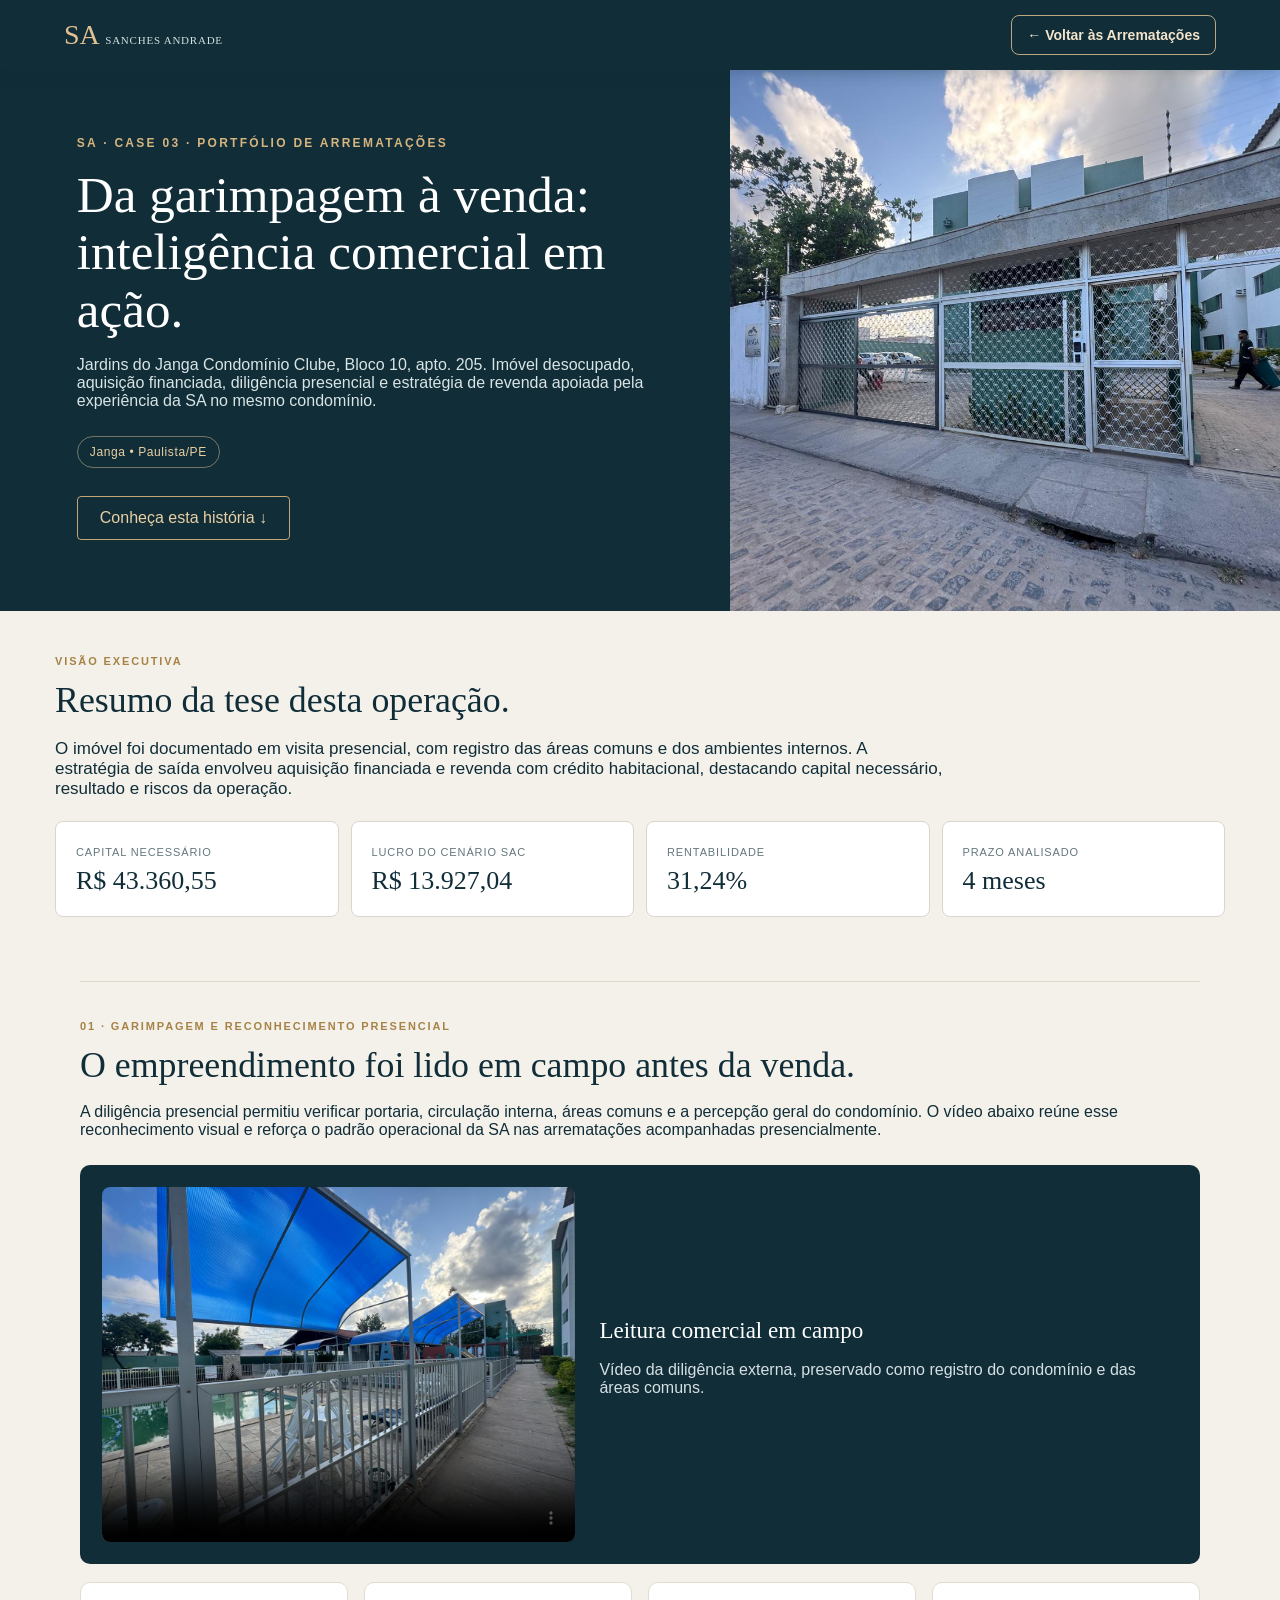
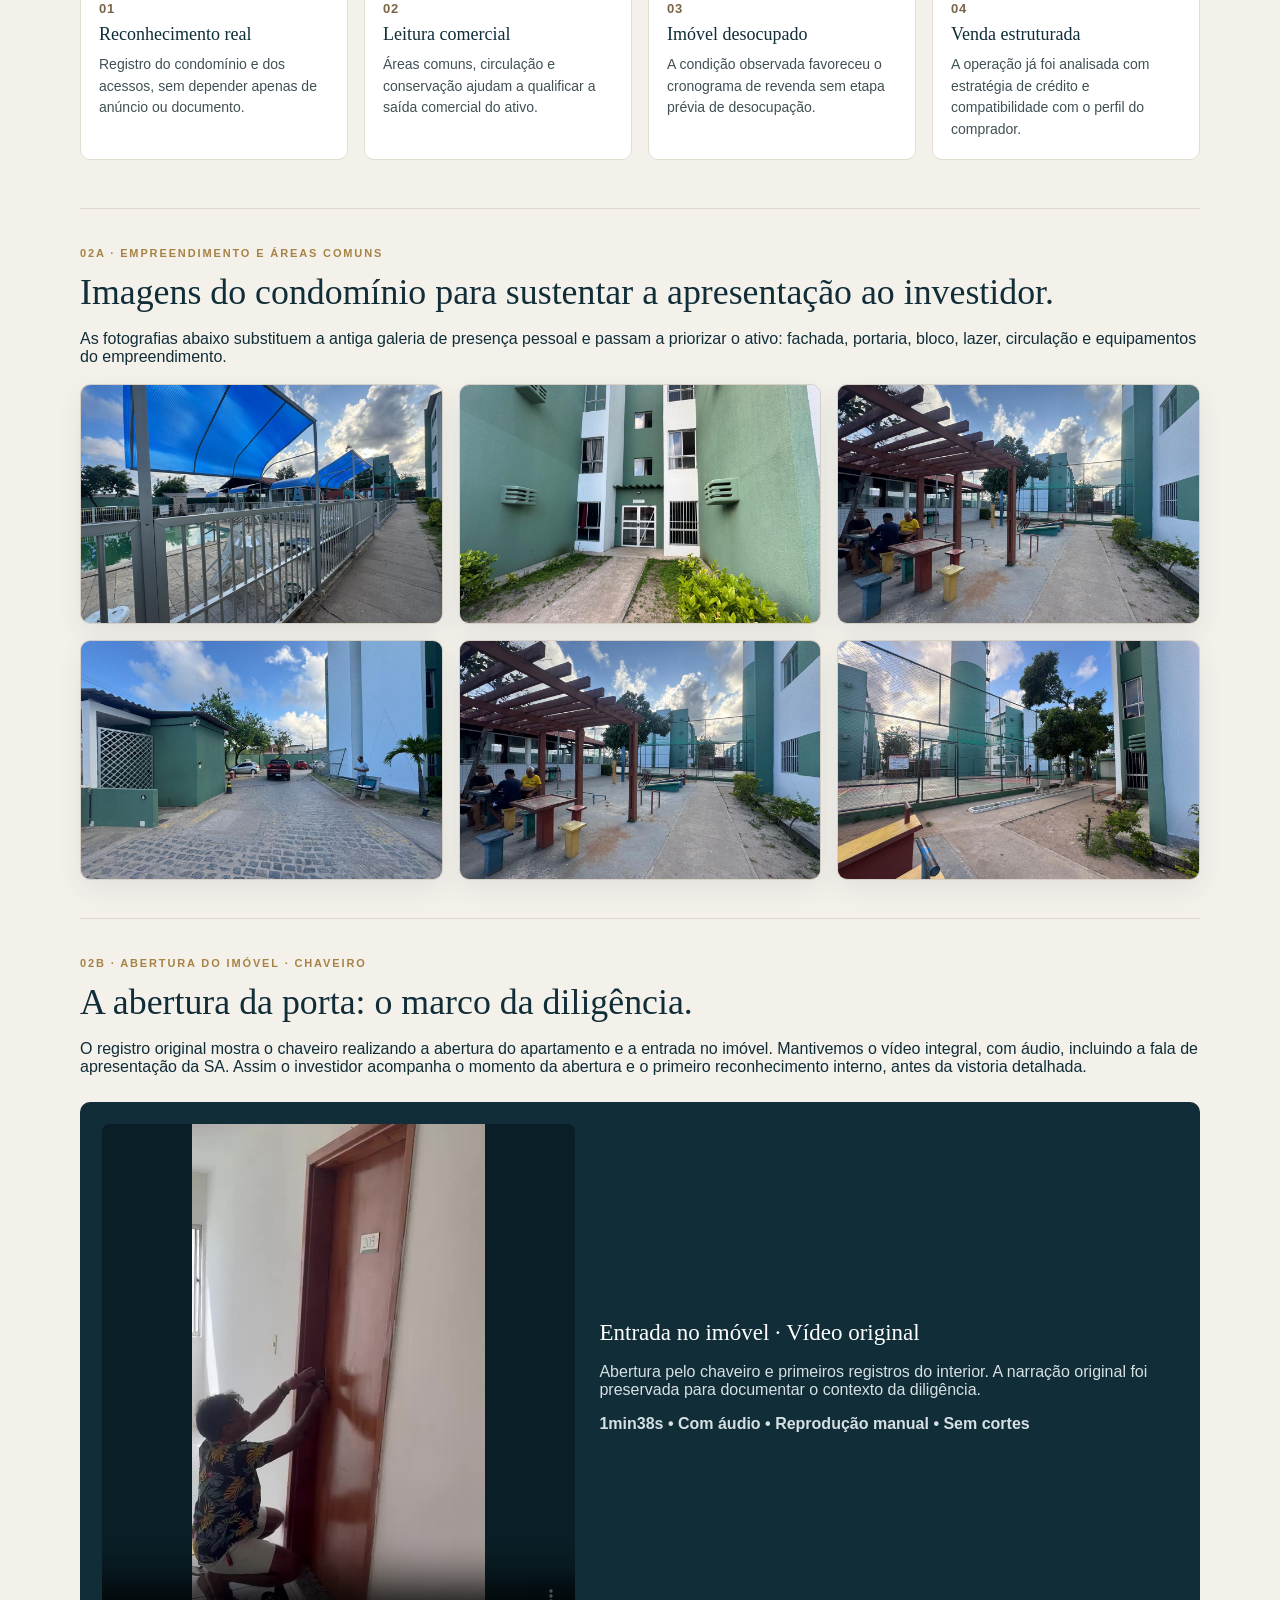
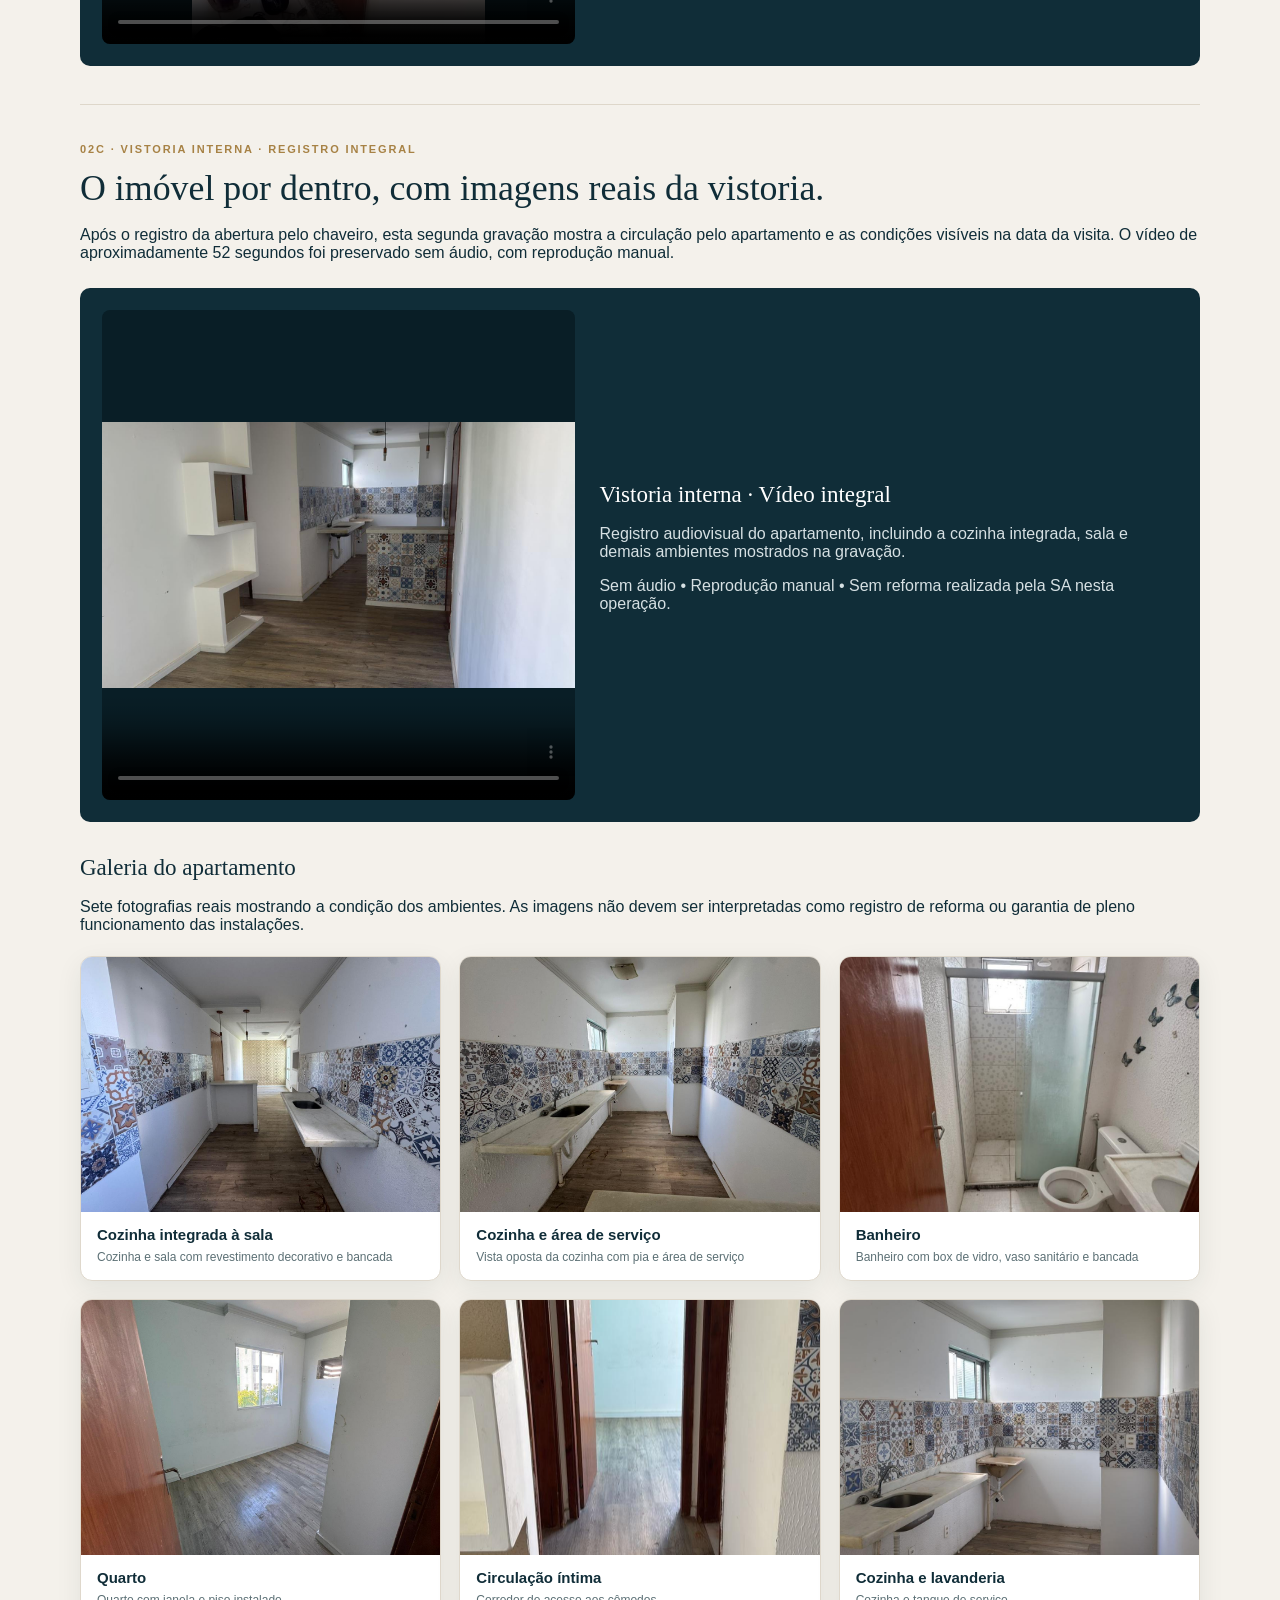
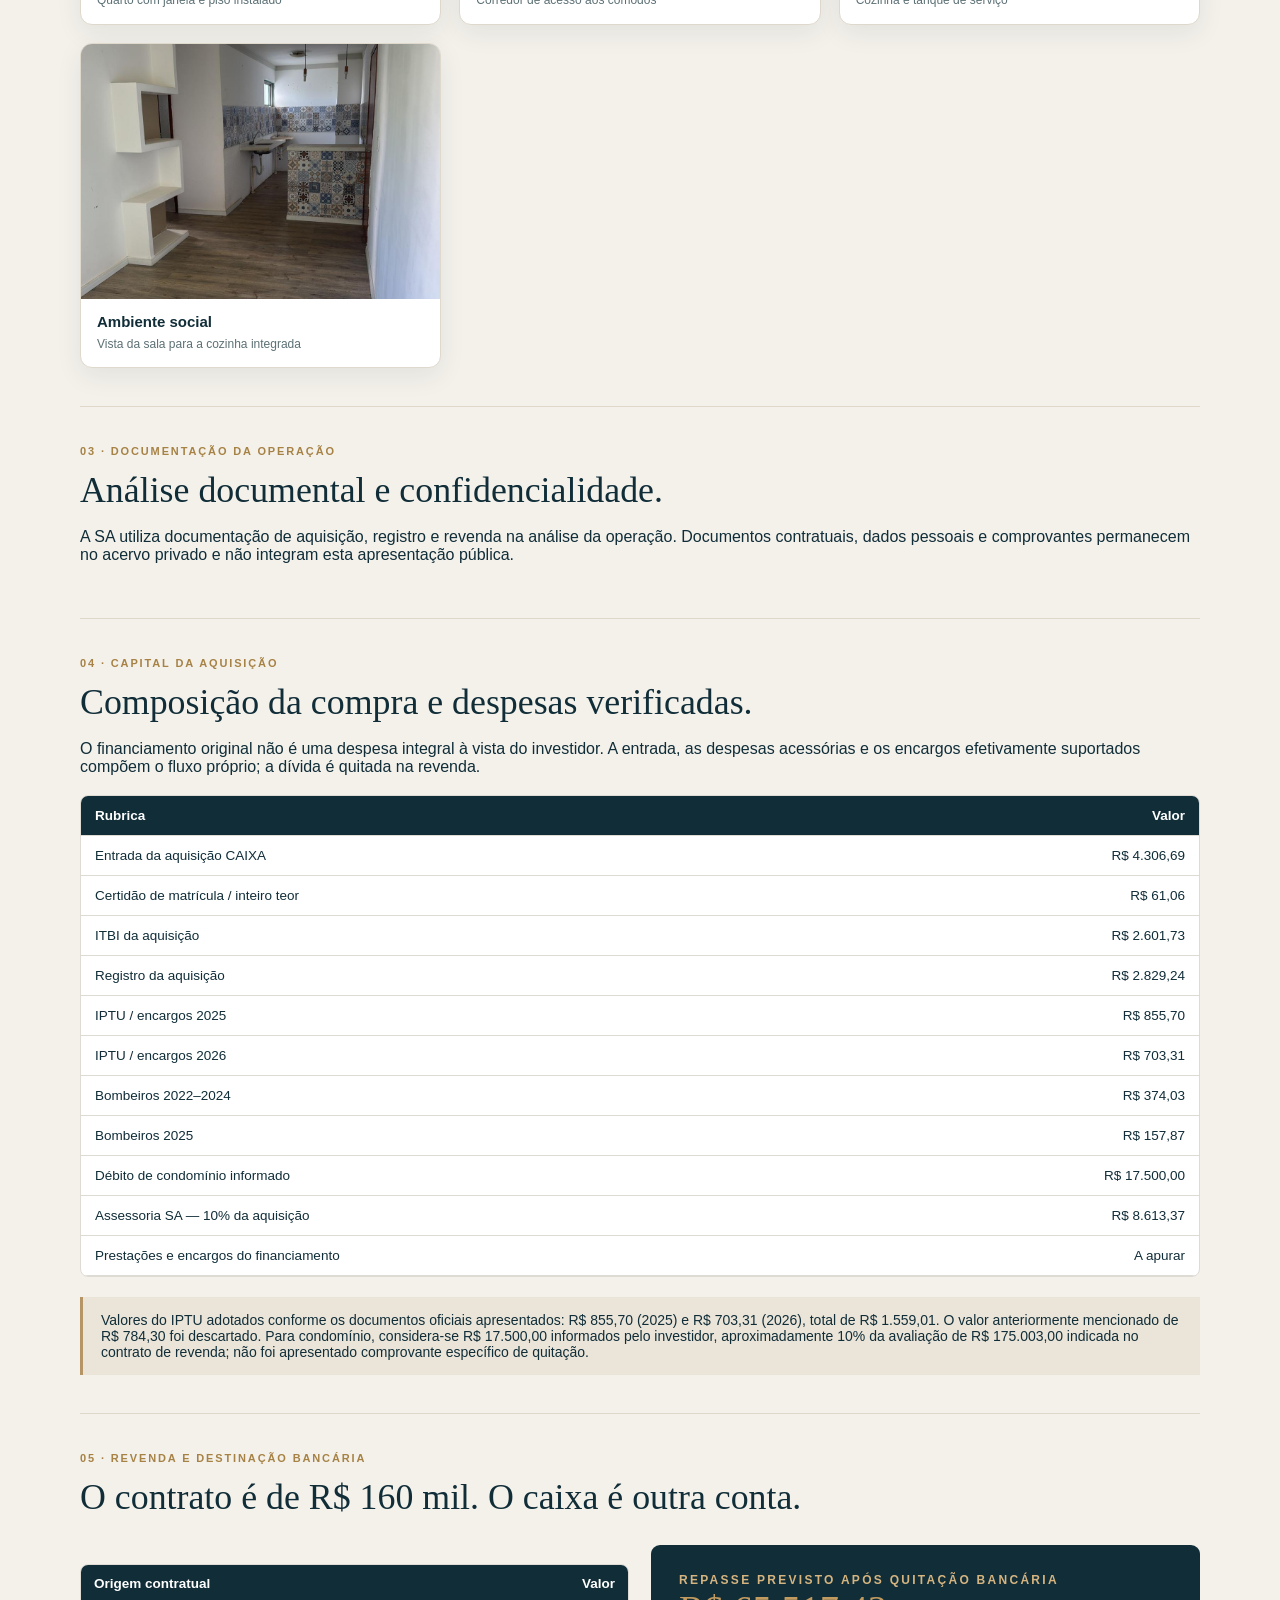
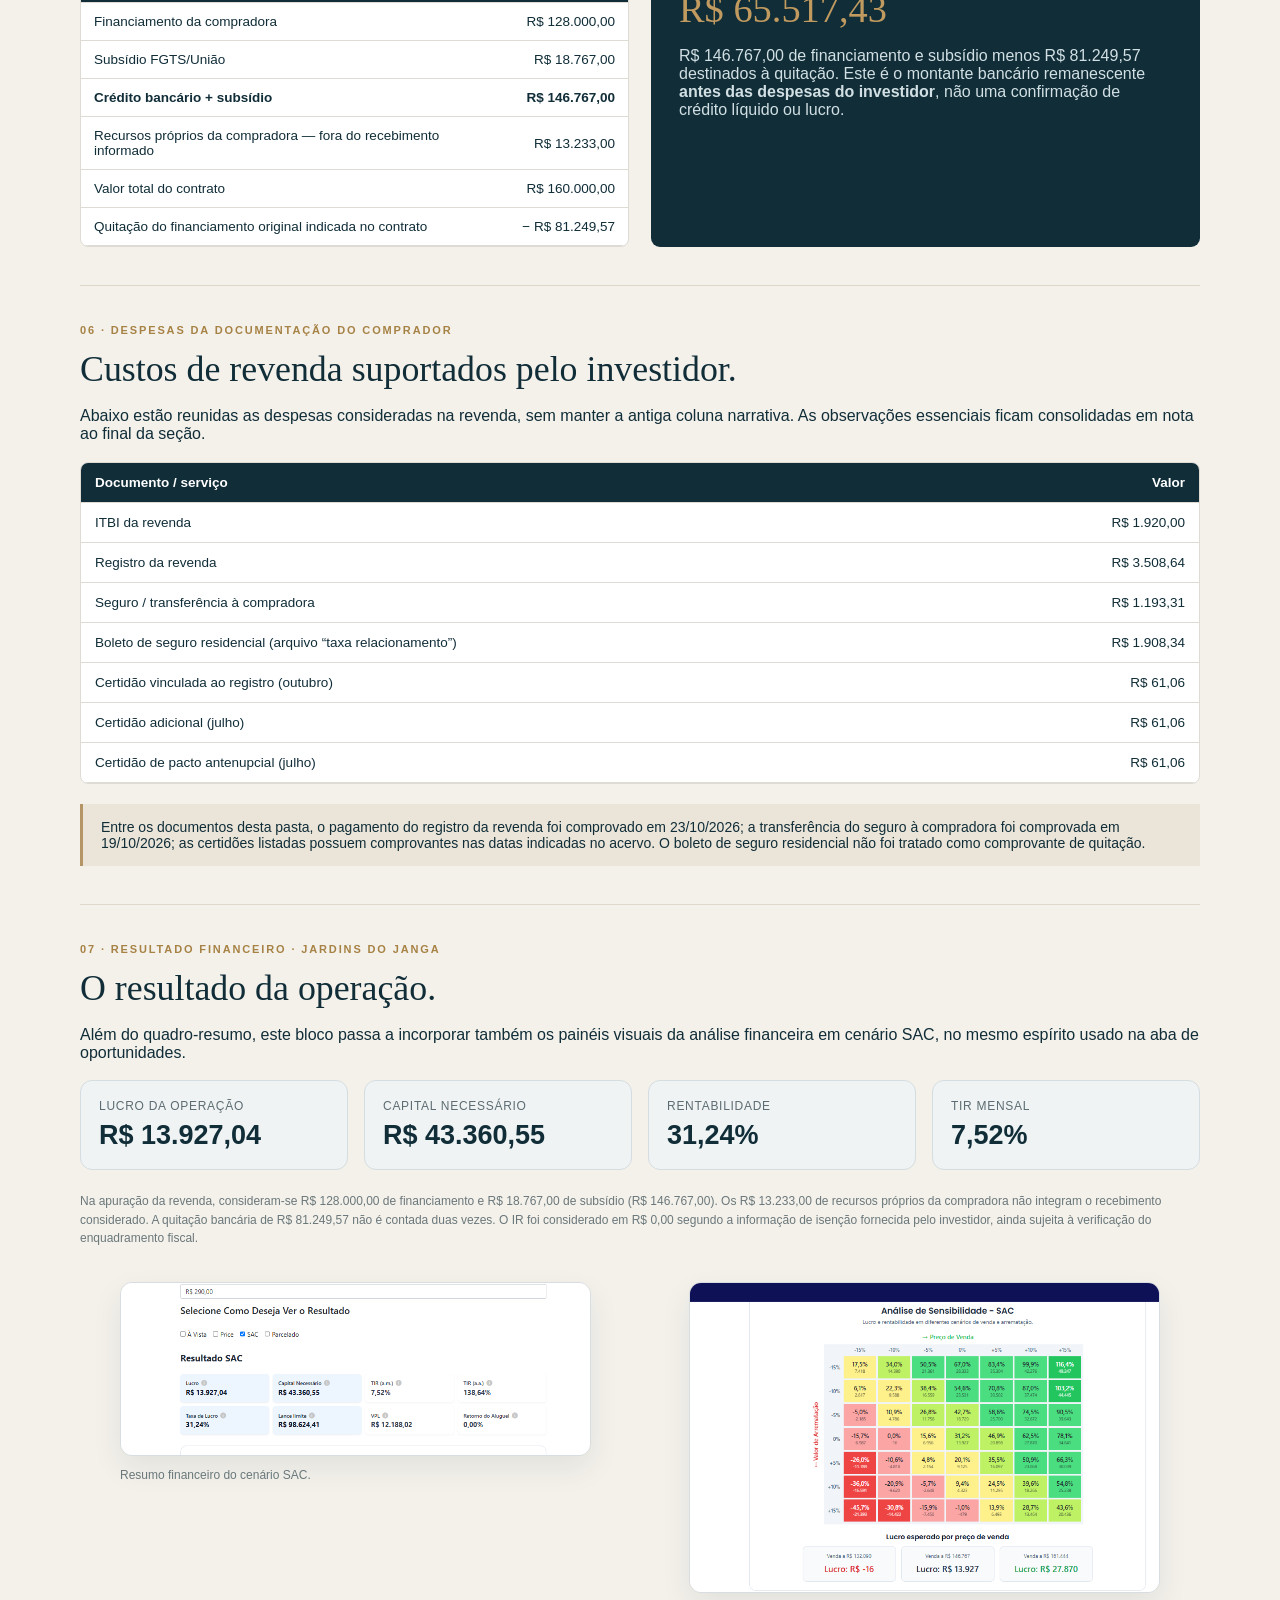
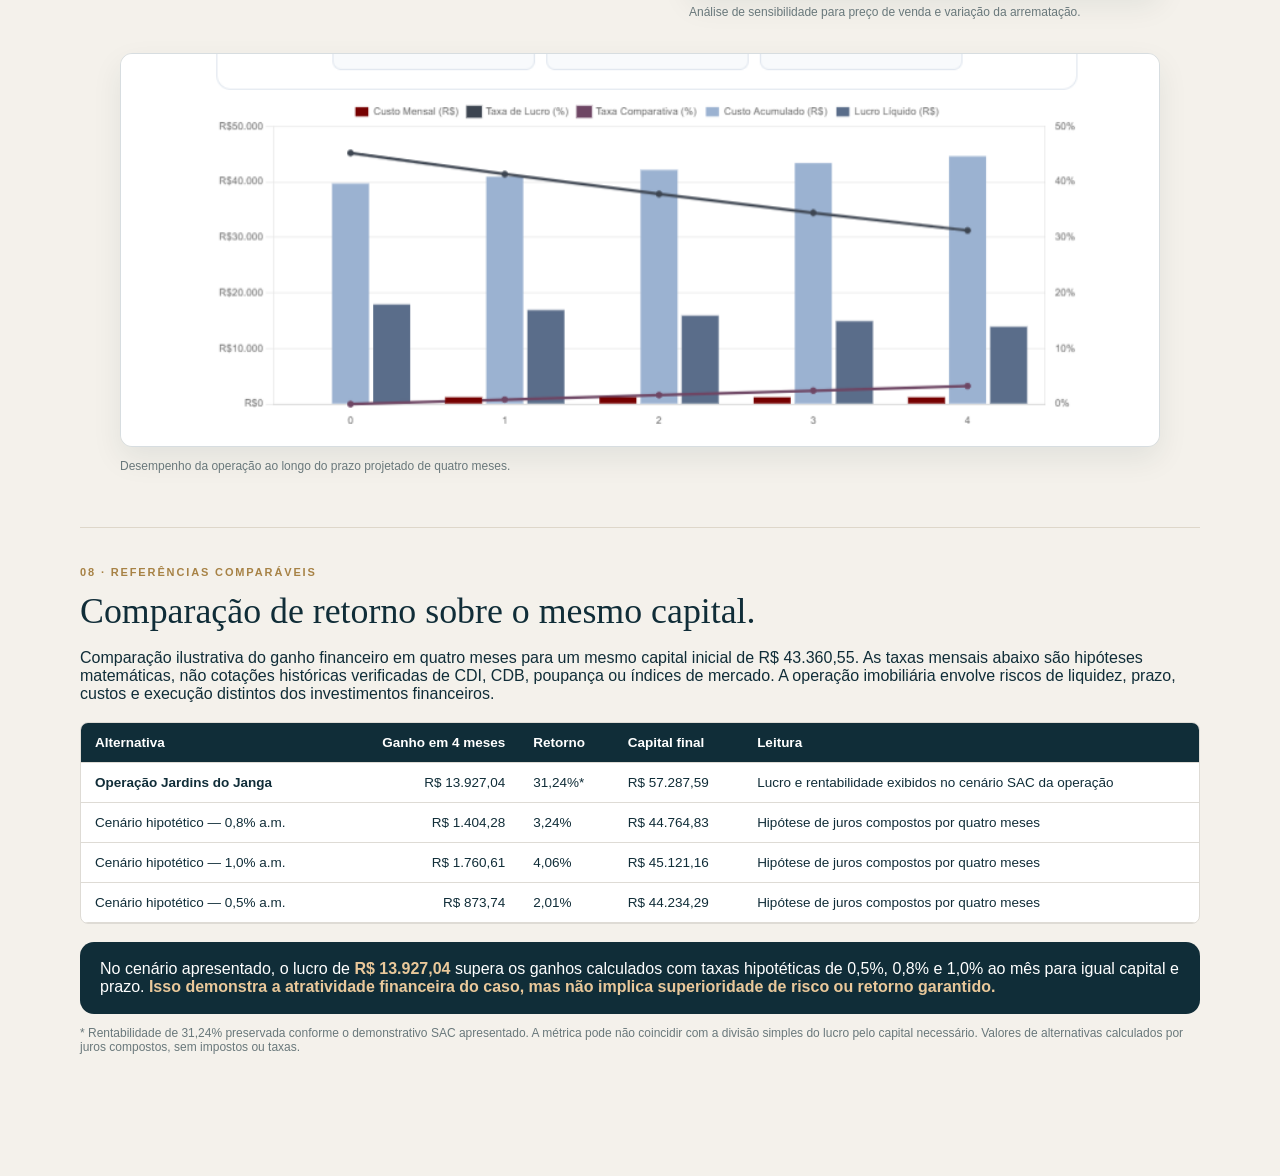
<file: cases/jardins-do-janga.html>
<!DOCTYPE html>
<html lang="pt-BR"><head><meta charset="utf-8"><meta content="width=device-width,initial-scale=1" name="viewport"><meta content="SA - Case Jardins do Janga: da diligência presencial à revenda financiada." name="description"><title>SA — Case 03 | Jardins do Janga</title><style>body{margin:0;font-family:Segoe UI,Arial,sans-serif;background:#f4f1eb;color:#102d38} nav{background:#102d38;color:white;padding:15px 5vw;position:sticky;top:0;z-index:20;display:flex;align-items:center;justify-content:space-between;box-shadow:0 2px 14px #102d3840}nav .brand{font:28px Georgia,serif;color:#e1c194}nav .sub{font-size:11px;letter-spacing:.07em;color:#d4dfe0}a{color:#15586e} .j-case[hidden]{display:none} .j-case .j-section{scroll-margin-top:80px}</style><style>
/* CASE 03 | JARDINS DO JANGA - componentes independentes */
#jardins{background:#f4f1eb;color:#102d38;padding:0 0 72px}#jardins *{box-sizing:border-box}#jardins .j-hero{min-height:520px;display:grid;grid-template-columns:1fr 43%;background:#102d38;color:#fff}#jardins .j-copy{padding:66px max(22px,6vw) 55px;align-self:center}#jardins .j-eyebrow{color:#d6b47f;font-size:12px;letter-spacing:.19em;text-transform:uppercase;font-weight:700}#jardins .j-hero h1{font:clamp(36px,4vw,65px)/1.12 Georgia,serif;margin:16px 0 18px;max-width:680px}#jardins .j-hero p{color:#d9e4e4;font-size:16px;max-width:620px}#jardins .j-hero img{width:100%;height:100%;min-height:520px;object-fit:cover;object-position:center 40%}#jardins .j-wrap{max-width:1170px;margin:auto;padding:0 25px}#jardins .j-intro{padding:44px 0 30px}#jardins .j-kicker{font-size:11px;letter-spacing:.17em;text-transform:uppercase;color:#a78245;font-weight:800}#jardins h2{font:clamp(27px,2.8vw,43px)/1.2 Georgia,serif;margin:12px 0}#jardins h3{font:23px/1.22 Georgia,serif;margin:0 0 10px}#jardins .j-muted{color:#65757a}#jardins .j-lead{font-size:17px;max-width:890px}#jardins .j-statrow{display:grid;grid-template-columns:repeat(4,minmax(0,1fr));gap:12px;margin:22px 0 34px}#jardins .j-stat{border:1px solid #d9d6cf;border-radius:8px;background:#fff;padding:20px}#jardins .j-stat strong{font:26px Georgia,serif;color:#102d38;display:block;margin-top:6px}#jardins .j-stat small{color:#64777d;font-size:11px;letter-spacing:.08em;text-transform:uppercase}#jardins .j-section{padding:38px 0;border-top:1px solid #ded7ca}#jardins .j-stepgrid{display:grid;grid-template-columns:repeat(2,1fr);gap:12px;margin-top:23px}#jardins .j-step{border:1px solid #dbd7cd;background:white;border-radius:7px;padding:24px}#jardins .j-step .j-num{font:28px Georgia,serif;color:#b6925c}#jardins .j-step p{color:#647579}#jardins .j-video{display:grid;grid-template-columns:44% 1fr;gap:24px;margin-top:26px;align-items:center;background:#102d38;border-radius:10px;padding:22px;color:#fff}#jardins .j-video video{width:100%;max-height:520px;background:#091e26;border-radius:8px}#jardins .j-video p{color:#d6e0e3}#jardins .j-grid{display:grid;grid-template-columns:repeat(3,minmax(0,1fr));gap:16px;margin-top:23px}#jardins .j-photo{border-radius:7px;overflow:hidden;background:#e0e6e4}#jardins .j-photo img{width:100%;height:300px;object-fit:cover}#jardins .j-photo figcaption{padding:10px 14px;font-size:12px;color:#3a5056}#jardins .j-doc{padding:20px;background:white;border:1px solid #d7d7d3;border-radius:8px;display:flex;flex-direction:column;justify-content:space-between;gap:16px}#jardins .j-doc .j-mini{color:#9b7a4e;font-size:11px;letter-spacing:.08em;text-transform:uppercase}#jardins .j-doc a{display:inline-block;background:#102d38;color:#fff;padding:11px 15px;border-radius:4px;text-decoration:none;font-size:13px;text-align:center}#jardins .j-doc p{color:#62757a;font-size:13px}#jardins table{border-collapse:collapse;width:100%;font-size:13.5px}#jardins th{text-align:left;background:#102d38;color:white}#jardins td,#jardins th{border-bottom:1px solid #dedbd5;padding:11px 13px}#jardins td:nth-child(2),#jardins th:nth-child(2){text-align:right;white-space:nowrap}#jardins .j-tablebox{background:white;border:1px solid #dedbd5;border-radius:8px;overflow:auto;margin-top:19px}#jardins .j-financial{display:grid;grid-template-columns:1fr 1fr;gap:22px;margin-top:26px}#jardins .j-moneybig{color:#c19a5f;font:clamp(32px,3vw,44px) Georgia,serif}#jardins .j-dark{background:#102d38;color:white;padding:28px;border-radius:9px}#jardins .j-dark p{color:#d2e0e4}#jardins .j-result{font:31px Georgia,serif;color:#e9c89a}#jardins .j-caution{border-left:3px solid #b59565;background:#ebe5d9;padding:15px 18px;font-size:14px;margin-top:20px}#jardins .j-small{font-size:12px;color:#69787b}#jardins .j-controls{display:grid;grid-template-columns:repeat(2,1fr);gap:14px;margin:16px 0}#jardins .j-controls label{display:grid;gap:6px;font-size:12px;color:#dce5e6}#jardins .j-controls input,#jardins .j-controls select{padding:10px;border:1px solid #a8bbc1;border-radius:4px;background:#fff;color:#16303b;width:100%}#jardins .j-return{color:#d4ac77;font-size:34px;font-family:Georgia,serif}#jardins .j-chip{display:inline-block;border:1px solid #d2b589;color:#f0d8b4;border-radius:30px;padding:5px 12px;font-size:11px}#jardins .j-bottom{padding:38px;background:#102d38;color:#fff;border-radius:10px;margin-top:32px}#jardins .j-bottom h2{color:#fff}#jardins .j-compare{display:grid;grid-template-columns:repeat(4,1fr);gap:10px}#jardins .j-placeholder{background:white;border:1px solid #dcd5c9;text-align:center;padding:20px 12px;border-radius:7px;color:#798386}#jardins .j-placeholder strong{display:block;color:#102d38;margin-bottom:6px}#jardins .j-note{font-size:12px;color:#6a777a;line-height:1.55}
@media(max-width:850px){#jardins .j-hero{grid-template-columns:1fr}#jardins .j-hero img{max-height:380px;min-height:300px}#jardins .j-statrow{grid-template-columns:repeat(2,1fr)}#jardins .j-stepgrid,#jardins .j-financial,#jardins .j-video{grid-template-columns:1fr}#jardins .j-grid{grid-template-columns:1fr 1fr}#jardins .j-compare{grid-template-columns:1fr 1fr}}@media(max-width:540px){#jardins .j-copy{padding:36px 22px}#jardins .j-statrow,#jardins .j-grid{grid-template-columns:1fr}#jardins .j-controls{grid-template-columns:1fr}#jardins .j-hero h1{font-size:36px}#jardins td,#jardins th{padding:9px 8px}#jardins .j-stat strong{font-size:23px}}
</style><style>
#jardins .j-chip{display:inline-block;margin-top:10px;padding:8px 12px;border:1px solid rgba(233,208,164,.45);border-radius:999px;color:#e9d0a4;font-size:12px;letter-spacing:.05em}#jardins .j-gallery-grid{display:grid;grid-template-columns:repeat(3,minmax(0,1fr));gap:16px;margin-top:18px}#jardins .j-gallery-grid img{width:100%;height:240px;object-fit:cover;border-radius:10px;border:1px solid #d6d0c6;box-shadow:0 10px 28px rgba(16,45,56,.08)}#jardins .j-steps-4{display:grid;grid-template-columns:repeat(4,minmax(0,1fr));gap:16px;margin:18px 0 10px}#jardins .j-step-lite{background:#fff;border:1px solid #e2ddd3;border-radius:10px;padding:18px}#jardins .j-step-lite strong{display:block;font-size:13px;color:#7b6547;letter-spacing:.06em;text-transform:uppercase;margin-bottom:8px}#jardins .j-step-lite h3{font-size:18px;margin:0 0 8px;color:#102d38;font-family:Georgia,serif}#jardins .j-step-lite p{font-size:14px;line-height:1.55;color:#405055;margin:0}#jardins .j-two-col{display:grid;grid-template-columns:1.15fr .85fr;gap:24px;align-items:start}#jardins .j-photo-focus img{width:100%;height:100%;min-height:360px;object-fit:cover;border-radius:14px;border:1px solid #d6d0c6;box-shadow:0 12px 34px rgba(16,45,56,.08)}#jardins .j-quote-note{background:#f4efe6;border-left:4px solid #c6a574;padding:14px 16px;border-radius:8px;color:#36464b}#jardins .j-tablebox table.compact th,#jardins .j-tablebox table.compact td{padding:12px 14px}#jardins .j-kpi-strip{display:grid;grid-template-columns:repeat(4,minmax(0,1fr));gap:16px;margin:18px 0 22px}#jardins .j-kpi{background:#eff3f4;border:1px solid #d5dde0;border-radius:12px;padding:18px}#jardins .j-kpi .label{font-size:12px;color:#5d6c72;text-transform:uppercase;letter-spacing:.06em;margin-bottom:7px}#jardins .j-kpi .value{font-size:27px;font-weight:700;color:#102d38}#jardins .j-panel-grid{display:grid;grid-template-columns:1fr 1fr;gap:18px;margin-top:18px}#jardins .j-panel-grid img,#jardins .j-panel-wide img{width:100%;border-radius:12px;border:1px solid #d7dde0;box-shadow:0 12px 30px rgba(16,45,56,.08);background:#fff}#jardins .j-panel-wide{margin-top:18px}#jardins .j-compare-highlight{background:#102d38;color:#fff;border-radius:14px;padding:18px 20px;margin-top:18px}#jardins .j-compare-highlight strong{color:#e9c89a}#jardins .j-doc strong{font-family:Georgia,serif;color:#102d38;font-size:21px}#jardins .j-doc ul{padding-left:18px;margin:6px 0 0}#jardins .j-doc li{margin:6px 0;color:#51656b;font-size:13.5px} @media (max-width:980px){#jardins .j-gallery-grid,#jardins .j-panel-grid,#jardins .j-two-col,#jardins .j-kpi-strip,#jardins .j-steps-4{grid-template-columns:1fr 1fr}} @media (max-width:720px){#jardins .j-gallery-grid,#jardins .j-panel-grid,#jardins .j-two-col,#jardins .j-kpi-strip,#jardins .j-steps-4{grid-template-columns:1fr}#jardins .j-gallery-grid img{height:220px}}
</style><style>
#jardins #j-interior .j-gallery-grid {display:grid;grid-template-columns:repeat(3,minmax(0,1fr));gap:18px;margin-top:22px}
#jardins #j-interior .j-interior-photo{margin:0;background:#fff;border:1px solid #dfd8cc;border-radius:12px;overflow:hidden;box-shadow:0 8px 26px rgba(16,45,56,.08)}
#jardins #j-interior .j-interior-photo img{width:100%;height:255px;display:block;object-fit:cover;border:0;border-radius:0;box-shadow:none}
#jardins #j-interior figcaption{padding:14px 16px;display:flex;flex-direction:column;gap:6px}
#jardins #j-interior figcaption strong{color:#102d38;font-size:15px}
#jardins #j-interior figcaption span{font-size:12px;color:#5c7075;line-height:1.45}
#jardins #j-interior .j-video{align-items:center}
#jardins #j-interior .j-video video{max-height:490px;aspect-ratio:9/16;object-fit:contain;justify-self:center;display:block}
@media(max-width:960px){#jardins #j-interior .j-gallery-grid{grid-template-columns:repeat(2,minmax(0,1fr))}}
@media(max-width:680px){#jardins #j-interior .j-gallery-grid{grid-template-columns:1fr}#jardins #j-interior .j-interior-photo img{height:260px}}
</style><style>.j-back-portfolio{color:#f3e4cb;text-decoration:none;border:1px solid #bca781;border-radius:8px;padding:11px 15px;font-weight:600;font-size:14px;white-space:nowrap}.j-back-portfolio:hover,.j-back-portfolio:focus-visible{background:#254751;color:white}@media(max-width:650px){.j-back-portfolio{font-size:12px;padding:9px}.brand .sub{display:none}}</style><link rel="stylesheet" href="../assets/publico.css"></head><body><div id="top"></div><nav><div class="brand">SA <span class="sub">SANCHES ANDRADE</span></div><a class="j-back-portfolio" href="../index.html#cases" aria-label="Voltar à aba Arrematações">← Voltar às Arrematações</a></nav><main><section class="page j-case" id="jardins">
<div class="j-hero"><div class="j-copy"><div class="j-eyebrow">SA · CASE 03 · PORTFÓLIO DE ARREMATAÇÕES</div><h1>Da garimpagem à venda: inteligência comercial em ação.</h1><p>Jardins do Janga Condomínio Clube, Bloco 10, apto. 205. Imóvel desocupado, aquisição financiada, diligência presencial e estratégia de revenda apoiada pela experiência da SA no mesmo condomínio.</p><span class="j-chip">Janga • Paulista/PE </span><p style="margin-top:28px"><a href="#j-garimpagem" style="border:1px solid #c6a574;color:#e9d0a4;padding:12px 22px;border-radius:4px;display:inline-block;text-decoration:none">Conheça esta história ↓</a></p></div><img alt="Portaria de acesso ao Jardins do Janga" src="jardins_assets/hero_entrada.jpg"></div>
<div class="j-wrap j-intro"><div class="j-kicker">Visão executiva</div><h2>Resumo da tese desta operação.</h2><p class="j-lead">O imóvel foi documentado em visita presencial, com registro das áreas comuns e dos ambientes internos. A estratégia de saída envolveu aquisição financiada e revenda com crédito habitacional, destacando capital necessário, resultado e riscos da operação.</p><div class="j-statrow"><div class="j-stat"><small>Capital necessário</small><strong>R$ 43.360,55</strong></div><div class="j-stat"><small>Lucro do cenário SAC</small><strong>R$ 13.927,04</strong></div><div class="j-stat"><small>Rentabilidade</small><strong>31,24%</strong></div><div class="j-stat"><small>Prazo analisado</small><strong>4 meses</strong></div></div></div>
<div class="j-wrap">
<div class="j-section" id="j-garimpagem"><div class="j-kicker">01 · Garimpagem e reconhecimento presencial</div><h2>O empreendimento foi lido em campo antes da venda.</h2><p>A diligência presencial permitiu verificar portaria, circulação interna, áreas comuns e a percepção geral do condomínio. O vídeo abaixo reúne esse reconhecimento visual e reforça o padrão operacional da SA nas arrematações acompanhadas presencialmente.</p><div class="j-video"><video aria-label="Registro audiovisual das áreas externas do condomínio Jardins do Janga" controls="" playsinline="" poster="jardins_assets/piscina_01.jpg" preload="metadata" src="jardins_assets/video_diligencia.mp4"></video><div><h3>Leitura comercial em campo</h3><p>Vídeo da diligência externa, preservado como registro do condomínio e das áreas comuns.</p></div></div><div class="j-steps-4"><div class="j-step-lite"><strong>01</strong><h3>Reconhecimento real</h3><p>Registro do condomínio e dos acessos, sem depender apenas de anúncio ou documento.</p></div><div class="j-step-lite"><strong>02</strong><h3>Leitura comercial</h3><p>Áreas comuns, circulação e conservação ajudam a qualificar a saída comercial do ativo.</p></div><div class="j-step-lite"><strong>03</strong><h3>Imóvel desocupado</h3><p>A condição observada favoreceu o cronograma de revenda sem etapa prévia de desocupação.</p></div><div class="j-step-lite"><strong>04</strong><h3>Venda estruturada</h3><p>A operação já foi analisada com estratégia de crédito e compatibilidade com o perfil do comprador.</p></div></div></div>
<div class="j-section" id="j-evidencias"><div class="j-kicker">02A · Empreendimento e áreas comuns</div><h2>Imagens do condomínio para sustentar a apresentação ao investidor.</h2><p>As fotografias abaixo substituem a antiga galeria de presença pessoal e passam a priorizar o ativo: fachada, portaria, bloco, lazer, circulação e equipamentos do empreendimento.</p><div class="j-gallery-grid"><img alt="Área da piscina do condomínio" src="jardins_assets/piscina_01.jpg"><img alt="Bloco do apartamento no condomínio" src="jardins_assets/bloco_entrada.jpg"><img alt="Área de convivência com pergolado" src="jardins_assets/pergolado.jpg"><img alt="Quadra poliesportiva do condomínio" src="jardins_assets/quadra.jpg"><img alt="Alameda de circulação interna" src="jardins_assets/corredor.jpg"><img alt="Área de estacionamento e acesso interno" src="jardins_assets/estacionamento.jpg"></div></div><div class="j-section" id="j-abertura"><div class="j-kicker">02B · Abertura do imóvel · Chaveiro</div><h2>A abertura da porta: o marco da diligência.</h2><p>O registro original mostra o chaveiro realizando a abertura do apartamento e a entrada no imóvel. Mantivemos o vídeo integral, com áudio, incluindo a fala de apresentação da SA. Assim o investidor acompanha o momento da abertura e o primeiro reconhecimento interno, antes da vistoria detalhada.</p><div class="j-video"><video aria-label="Registro integral da abertura do apartamento pelo chaveiro, com áudio original" controls="" playsinline="" poster="jardins_assets/abertura_capa.jpg" preload="metadata" src="jardins_assets/abertura_chaveiro_audio_original.mp4"></video><div><h3>Entrada no imóvel · Vídeo original</h3><p>Abertura pelo chaveiro e primeiros registros do interior. A narração original foi preservada para documentar o contexto da diligência.</p><p><strong>1min38s • Com áudio • Reprodução manual • Sem cortes</strong></p></div></div></div>
<div class="j-section" id="j-interior"><div class="j-kicker">02C · Vistoria interna · Registro integral</div><h2>O imóvel por dentro, com imagens reais da vistoria.</h2><p>Após o registro da abertura pelo chaveiro, esta segunda gravação mostra a circulação pelo apartamento e as condições visíveis na data da visita. O vídeo de aproximadamente 52 segundos foi preservado sem áudio, com reprodução manual.</p><div class="j-video"><video aria-label="Vídeo integral sem áudio da vistoria interna do apartamento 205" controls="" muted="" playsinline="" poster="jardins_assets/interior_07.jpg" preload="metadata" src="jardins_assets/vistoria_interna_sem_audio.mp4"></video><div><h3>Vistoria interna · Vídeo integral</h3><p>Registro audiovisual do apartamento, incluindo a cozinha integrada, sala e demais ambientes mostrados na gravação.</p><p>Sem áudio • Reprodução manual • Sem reforma realizada pela SA nesta operação.</p></div></div><h3 style="margin-top:32px">Galeria do apartamento</h3><p>Sete fotografias reais mostrando a condição dos ambientes. As imagens não devem ser interpretadas como registro de reforma ou garantia de pleno funcionamento das instalações.</p><div class="j-gallery-grid"><figure class="j-interior-photo"><img alt="Cozinha e sala com revestimento decorativo e bancada" loading="lazy" src="jardins_assets/interior_01.jpg"><figcaption><strong>Cozinha integrada à sala</strong><span>Cozinha e sala com revestimento decorativo e bancada</span></figcaption></figure><figure class="j-interior-photo"><img alt="Vista oposta da cozinha com pia e área de serviço" loading="lazy" src="jardins_assets/interior_02.jpg"><figcaption><strong>Cozinha e área de serviço</strong><span>Vista oposta da cozinha com pia e área de serviço</span></figcaption></figure><figure class="j-interior-photo"><img alt="Banheiro com box de vidro, vaso sanitário e bancada" loading="lazy" src="jardins_assets/interior_03.jpg"><figcaption><strong>Banheiro</strong><span>Banheiro com box de vidro, vaso sanitário e bancada</span></figcaption></figure><figure class="j-interior-photo"><img alt="Quarto com janela e piso instalado" loading="lazy" src="jardins_assets/interior_04.jpg"><figcaption><strong>Quarto</strong><span>Quarto com janela e piso instalado</span></figcaption></figure><figure class="j-interior-photo"><img alt="Corredor de acesso aos cômodos" loading="lazy" src="jardins_assets/interior_05.jpg"><figcaption><strong>Circulação íntima</strong><span>Corredor de acesso aos cômodos</span></figcaption></figure><figure class="j-interior-photo"><img alt="Cozinha e tanque de serviço" loading="lazy" src="jardins_assets/interior_06.jpg"><figcaption><strong>Cozinha e lavanderia</strong><span>Cozinha e tanque de serviço</span></figcaption></figure><figure class="j-interior-photo"><img alt="Vista da sala para a cozinha integrada" loading="lazy" src="jardins_assets/interior_07.jpg"><figcaption><strong>Ambiente social</strong><span>Vista da sala para a cozinha integrada</span></figcaption></figure></div></div>
<div class="j-section" id="j-documentacao"><div class="j-kicker">03 · Documentação da operação</div><h2>Análise documental e confidencialidade.</h2><p>A SA utiliza documentação de aquisição, registro e revenda na análise da operação. Documentos contratuais, dados pessoais e comprovantes permanecem no acervo privado e não integram esta apresentação pública.</p></div>
<div class="j-section" id="j-investimento"><div class="j-kicker">04 · Capital da aquisição</div><h2>Composição da compra e despesas verificadas.</h2><p>O financiamento original não é uma despesa integral à vista do investidor. A entrada, as despesas acessórias e os encargos efetivamente suportados compõem o fluxo próprio; a dívida é quitada na revenda.</p><div class="j-tablebox"><table class="compact"><thead><tr><th>Rubrica</th><th>Valor</th></tr></thead><tbody><tr><td>Entrada da aquisição CAIXA</td><td>R$ 4.306,69</td></tr><tr><td>Certidão de matrícula / inteiro teor</td><td>R$ 61,06</td></tr><tr><td>ITBI da aquisição</td><td>R$ 2.601,73</td></tr><tr><td>Registro da aquisição</td><td>R$ 2.829,24</td></tr><tr><td>IPTU / encargos 2025</td><td>R$ 855,70</td></tr><tr><td>IPTU / encargos 2026</td><td>R$ 703,31</td></tr><tr><td>Bombeiros 2022–2024</td><td>R$ 374,03</td></tr><tr><td>Bombeiros 2025</td><td>R$ 157,87</td></tr><tr><td>Débito de condomínio informado</td><td>R$ 17.500,00</td></tr><tr><td>Assessoria SA — 10% da aquisição</td><td>R$ 8.613,37</td></tr><tr><td>Prestações e encargos do financiamento</td><td>A apurar</td></tr></tbody></table></div><div class="j-caution">Valores do IPTU adotados conforme os documentos oficiais apresentados: R$ 855,70 (2025) e R$ 703,31 (2026), total de R$ 1.559,01. O valor anteriormente mencionado de R$ 784,30 foi descartado. Para condomínio, considera-se R$ 17.500,00 informados pelo investidor, aproximadamente 10% da avaliação de R$ 175.003,00 indicada no contrato de revenda; não foi apresentado comprovante específico de quitação.</div></div>
<div class="j-section" id="j-revenda"><div class="j-kicker">05 · Revenda e destinação bancária</div><h2>O contrato é de R$ 160 mil. O caixa é outra conta.</h2><div class="j-financial"><div><div class="j-tablebox"><table><thead><tr><th>Origem contratual</th><th>Valor</th></tr></thead><tbody><tr><td>Financiamento da compradora</td><td>R$ 128.000,00</td></tr><tr><td>Subsídio FGTS/União</td><td>R$ 18.767,00</td></tr><tr><td><strong>Crédito bancário + subsídio</strong></td><td><strong>R$ 146.767,00</strong></td></tr><tr><td>Recursos próprios da compradora — fora do recebimento informado</td><td>R$ 13.233,00</td></tr><tr><td>Valor total do contrato</td><td>R$ 160.000,00</td></tr><tr><td>Quitação do financiamento original indicada no contrato</td><td>− R$ 81.249,57</td></tr></tbody></table></div></div><div class="j-dark"><div class="j-eyebrow">Repasse previsto após quitação bancária</div><div class="j-moneybig">R$ 65.517,43</div><p>R$ 146.767,00 de financiamento e subsídio menos R$ 81.249,57 destinados à quitação. Este é o montante bancário remanescente <strong>antes das despesas do investidor</strong>, não uma confirmação de crédito líquido ou lucro.</p></div></div></div>
<div class="j-section"><div class="j-kicker">06 · Despesas da documentação do comprador</div><h2>Custos de revenda suportados pelo investidor.</h2><p>Abaixo estão reunidas as despesas consideradas na revenda, sem manter a antiga coluna narrativa. As observações essenciais ficam consolidadas em nota ao final da seção.</p><div class="j-tablebox"><table class="compact"><thead><tr><th>Documento / serviço</th><th>Valor</th></tr></thead><tbody><tr><td>ITBI da revenda</td><td>R$ 1.920,00</td></tr><tr><td>Registro da revenda</td><td>R$ 3.508,64</td></tr><tr><td>Seguro / transferência à compradora</td><td>R$ 1.193,31</td></tr><tr><td>Boleto de seguro residencial (arquivo “taxa relacionamento”)</td><td>R$ 1.908,34</td></tr><tr><td>Certidão vinculada ao registro (outubro)</td><td>R$ 61,06</td></tr><tr><td>Certidão adicional (julho)</td><td>R$ 61,06</td></tr><tr><td>Certidão de pacto antenupcial (julho)</td><td>R$ 61,06</td></tr></tbody></table></div><div class="j-caution">Entre os documentos desta pasta, o pagamento do registro da revenda foi comprovado em 23/10/2026; a transferência do seguro à compradora foi comprovada em 19/10/2026; as certidões listadas possuem comprovantes nas datas indicadas no acervo. O boleto de seguro residencial não foi tratado como comprovante de quitação.</div></div>
<div class="j-section" id="j-resultado"><div class="j-kicker">07 · Resultado financeiro · Jardins do Janga</div><h2>O resultado da operação.</h2><p>Além do quadro-resumo, este bloco passa a incorporar também os painéis visuais da análise financeira em cenário SAC, no mesmo espírito usado na aba de oportunidades.</p><div class="j-kpi-strip"><div class="j-kpi"><div class="label">Lucro da operação</div><div class="value">R$ 13.927,04</div></div><div class="j-kpi"><div class="label">Capital necessário</div><div class="value">R$ 43.360,55</div></div><div class="j-kpi"><div class="label">Rentabilidade</div><div class="value">31,24%</div></div><div class="j-kpi"><div class="label">TIR mensal</div><div class="value">7,52%</div></div></div><p class="j-note">Na apuração da revenda, consideram-se R$ 128.000,00 de financiamento e R$ 18.767,00 de subsídio (R$ 146.767,00). Os R$ 13.233,00 de recursos próprios da compradora não integram o recebimento considerado. A quitação bancária de R$ 81.249,57 não é contada duas vezes. O IR foi considerado em R$ 0,00 segundo a informação de isenção fornecida pelo investidor, ainda sujeita à verificação do enquadramento fiscal.</p><div class="j-panel-grid"><figure><img alt="Painel resumo do cenário SAC" src="jardins_assets/painel_resumo_sac.png"><figcaption class="j-small" style="margin-top:8px">Resumo financeiro do cenário SAC.</figcaption></figure><figure><img alt="Análise de sensibilidade do cenário SAC" src="jardins_assets/sensibilidade_sac.png"><figcaption class="j-small" style="margin-top:8px">Análise de sensibilidade para preço de venda e variação da arrematação.</figcaption></figure></div><div class="j-panel-wide"><figure><img alt="Gráfico de desempenho da operação no cenário SAC" src="jardins_assets/desempenho_sac.png"><figcaption class="j-small" style="margin-top:8px">Desempenho da operação ao longo do prazo projetado de quatro meses.</figcaption></figure></div></div>
<div class="j-section"><div class="j-kicker">08 · Referências comparáveis</div><h2>Comparação de retorno sobre o mesmo capital.</h2><p>Comparação ilustrativa do ganho financeiro em quatro meses para um mesmo capital inicial de R$ 43.360,55. As taxas mensais abaixo são hipóteses matemáticas, não cotações históricas verificadas de CDI, CDB, poupança ou índices de mercado. A operação imobiliária envolve riscos de liquidez, prazo, custos e execução distintos dos investimentos financeiros.</p><div class="j-tablebox"><table class="compact"><thead><tr><th>Alternativa</th><th>Ganho em 4 meses</th><th>Retorno</th><th>Capital final</th><th>Leitura</th></tr></thead><tbody><tr><td><strong>Operação Jardins do Janga</strong></td><td>R$ 13.927,04</td><td>31,24%*</td><td>R$ 57.287,59</td><td>Lucro e rentabilidade exibidos no cenário SAC da operação</td></tr><tr><td>Cenário hipotético — 0,8% a.m.</td><td>R$ 1.404,28</td><td>3,24%</td><td>R$ 44.764,83</td><td>Hipótese de juros compostos por quatro meses</td></tr><tr><td>Cenário hipotético — 1,0% a.m.</td><td>R$ 1.760,61</td><td>4,06%</td><td>R$ 45.121,16</td><td>Hipótese de juros compostos por quatro meses</td></tr><tr><td>Cenário hipotético — 0,5% a.m.</td><td>R$ 873,74</td><td>2,01%</td><td>R$ 44.234,29</td><td>Hipótese de juros compostos por quatro meses</td></tr></tbody></table></div><div class="j-compare-highlight">No cenário apresentado, o lucro de <strong>R$ 13.927,04</strong> supera os ganhos calculados com taxas hipotéticas de 0,5%, 0,8% e 1,0% ao mês para igual capital e prazo. <strong>Isso demonstra a atratividade financeira do caso, mas não implica superioridade de risco ou retorno garantido.</strong></div><p class="j-small">* Rentabilidade de 31,24% preservada conforme o demonstrativo SAC apresentado. A métrica pode não coincidir com a divisão simples do lucro pelo capital necessário. Valores de alternativas calculados por juros compostos, sem impostos ou taxas.</p></div>
</div></section></main><script src="../assets/publico.js" defer=""></script></body></html>
</file>
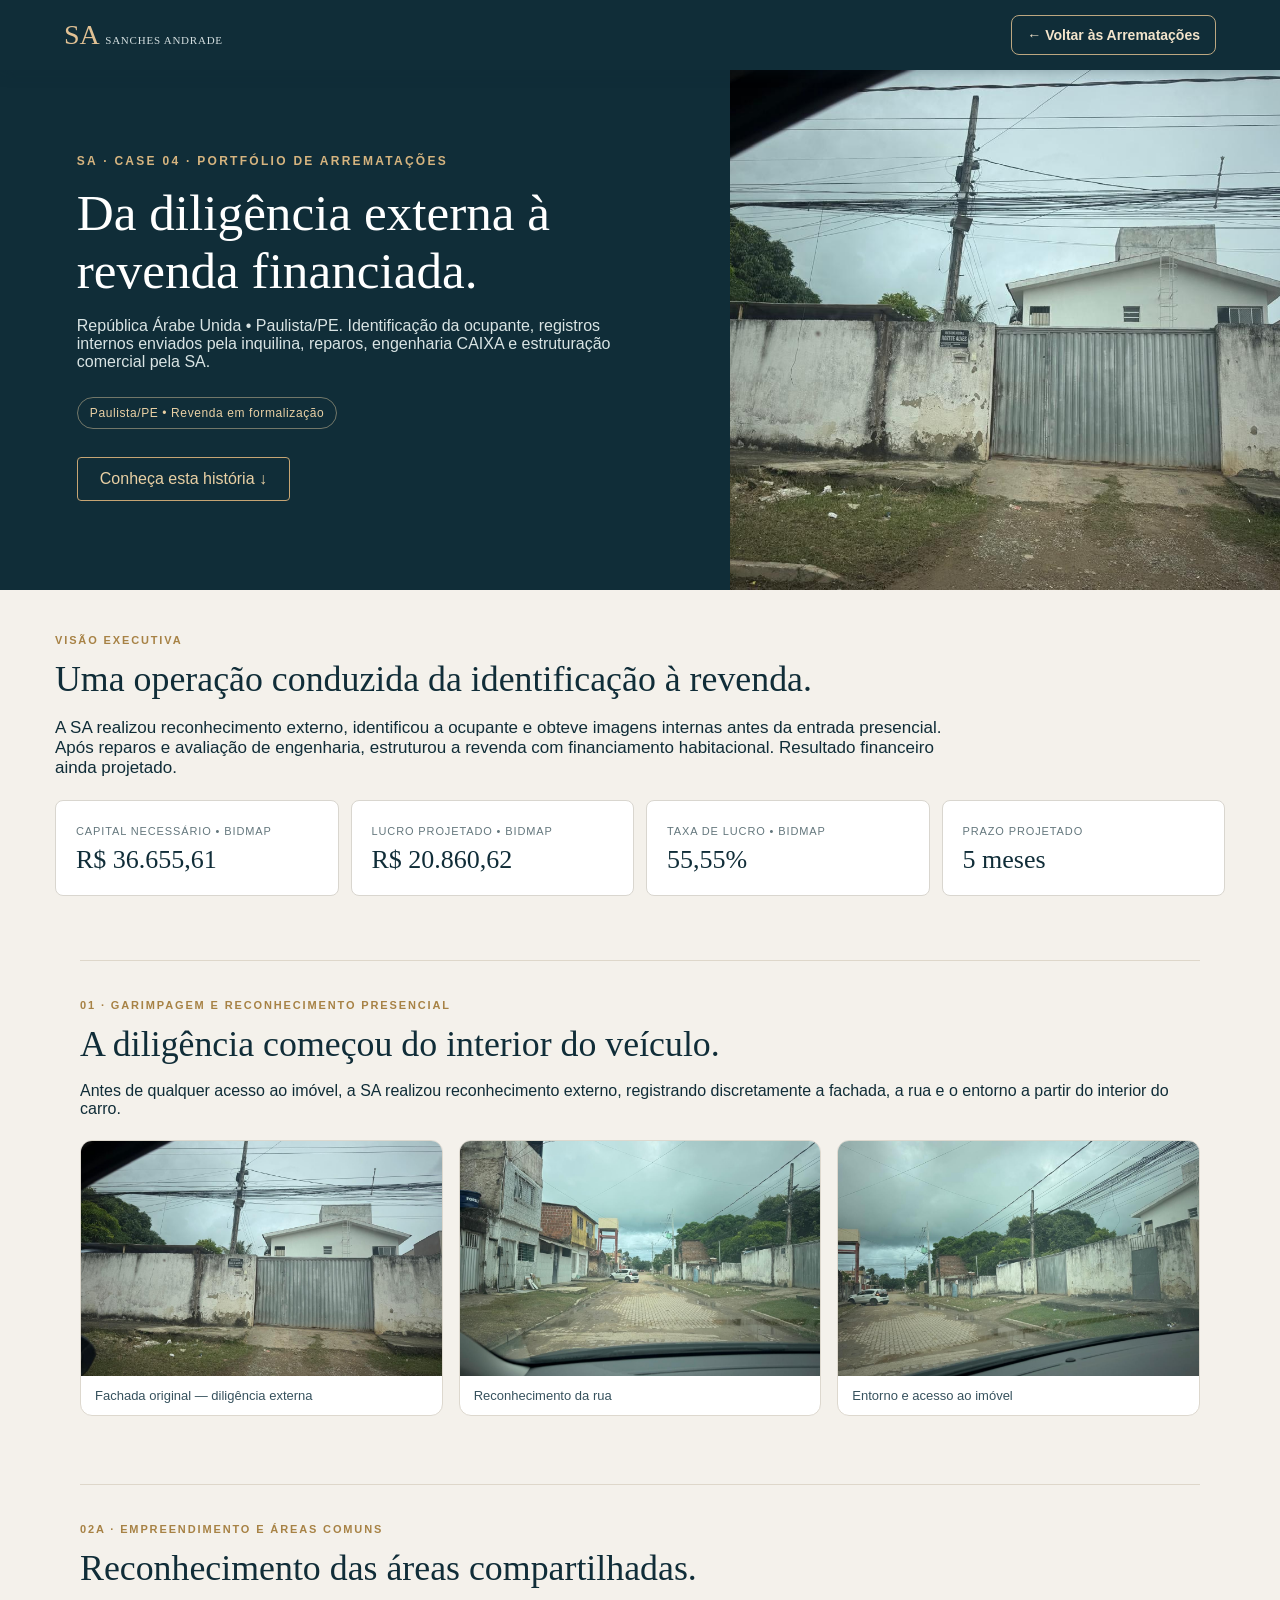
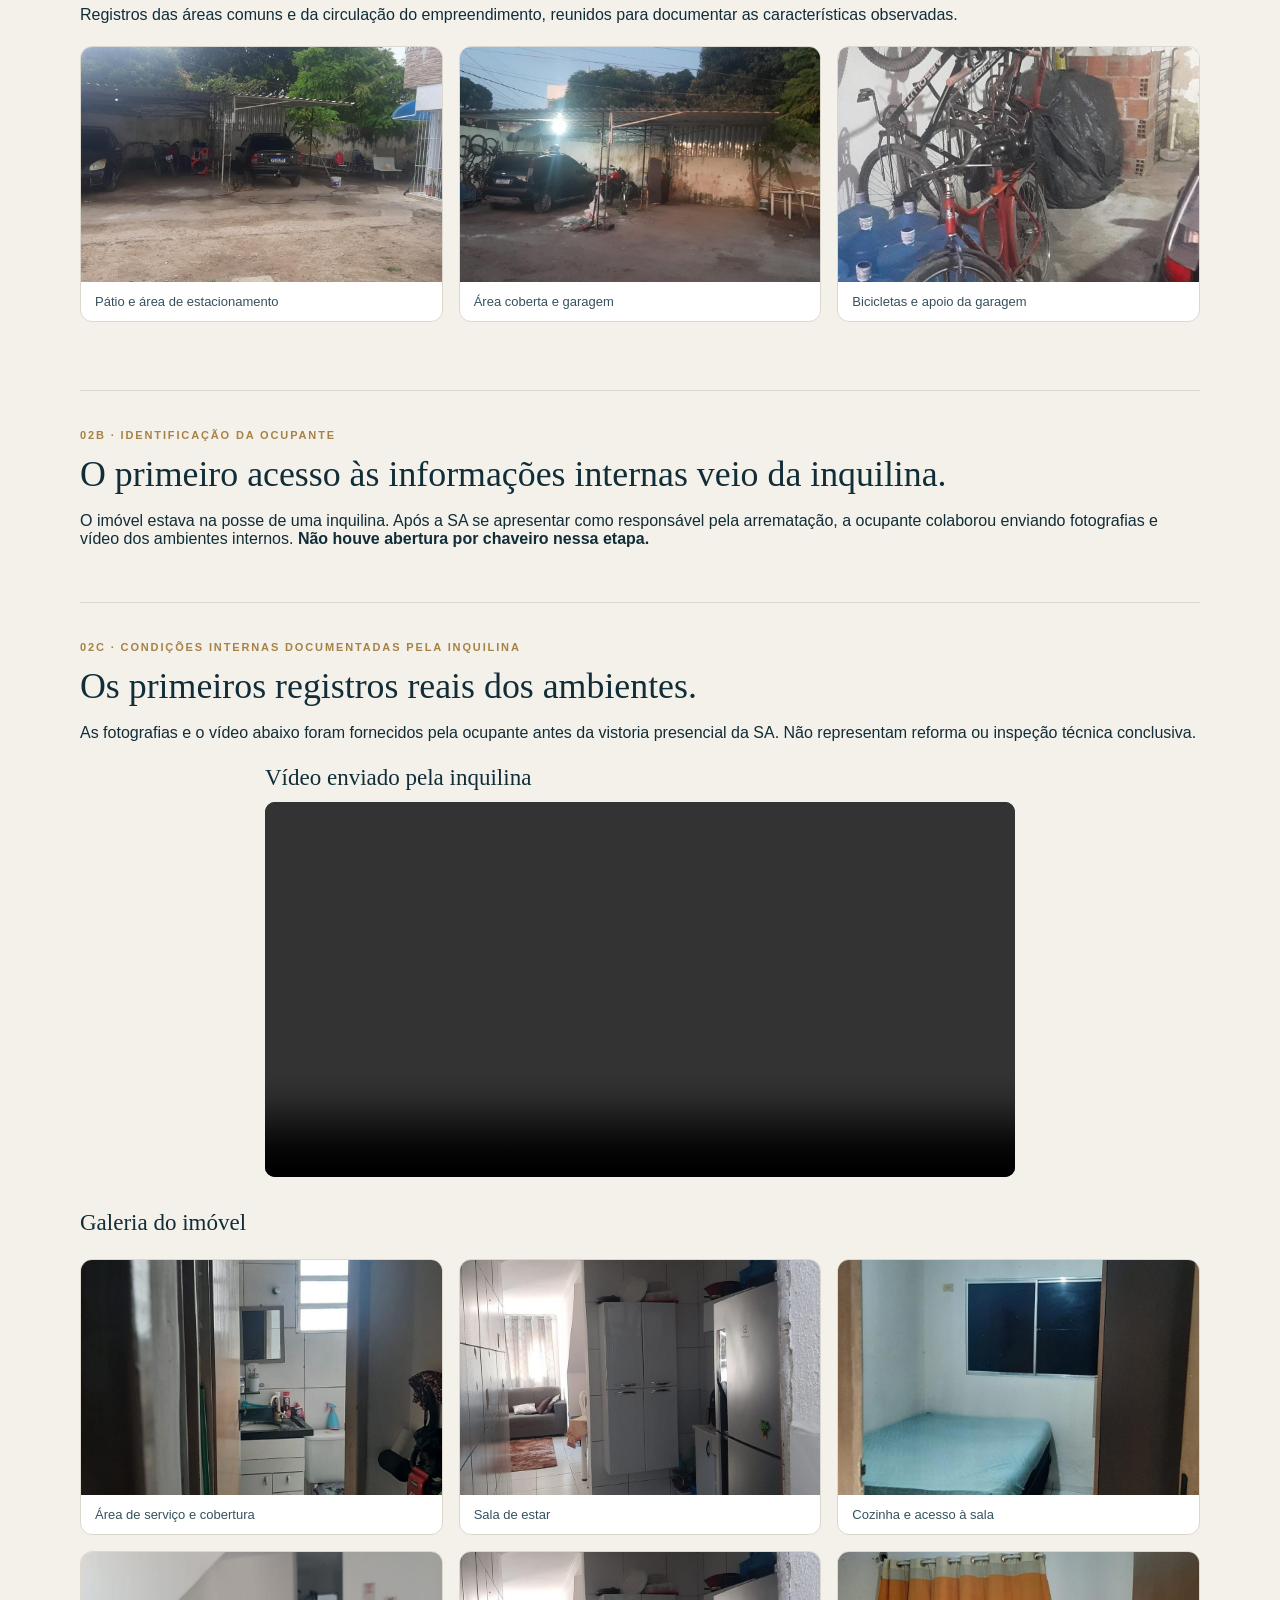
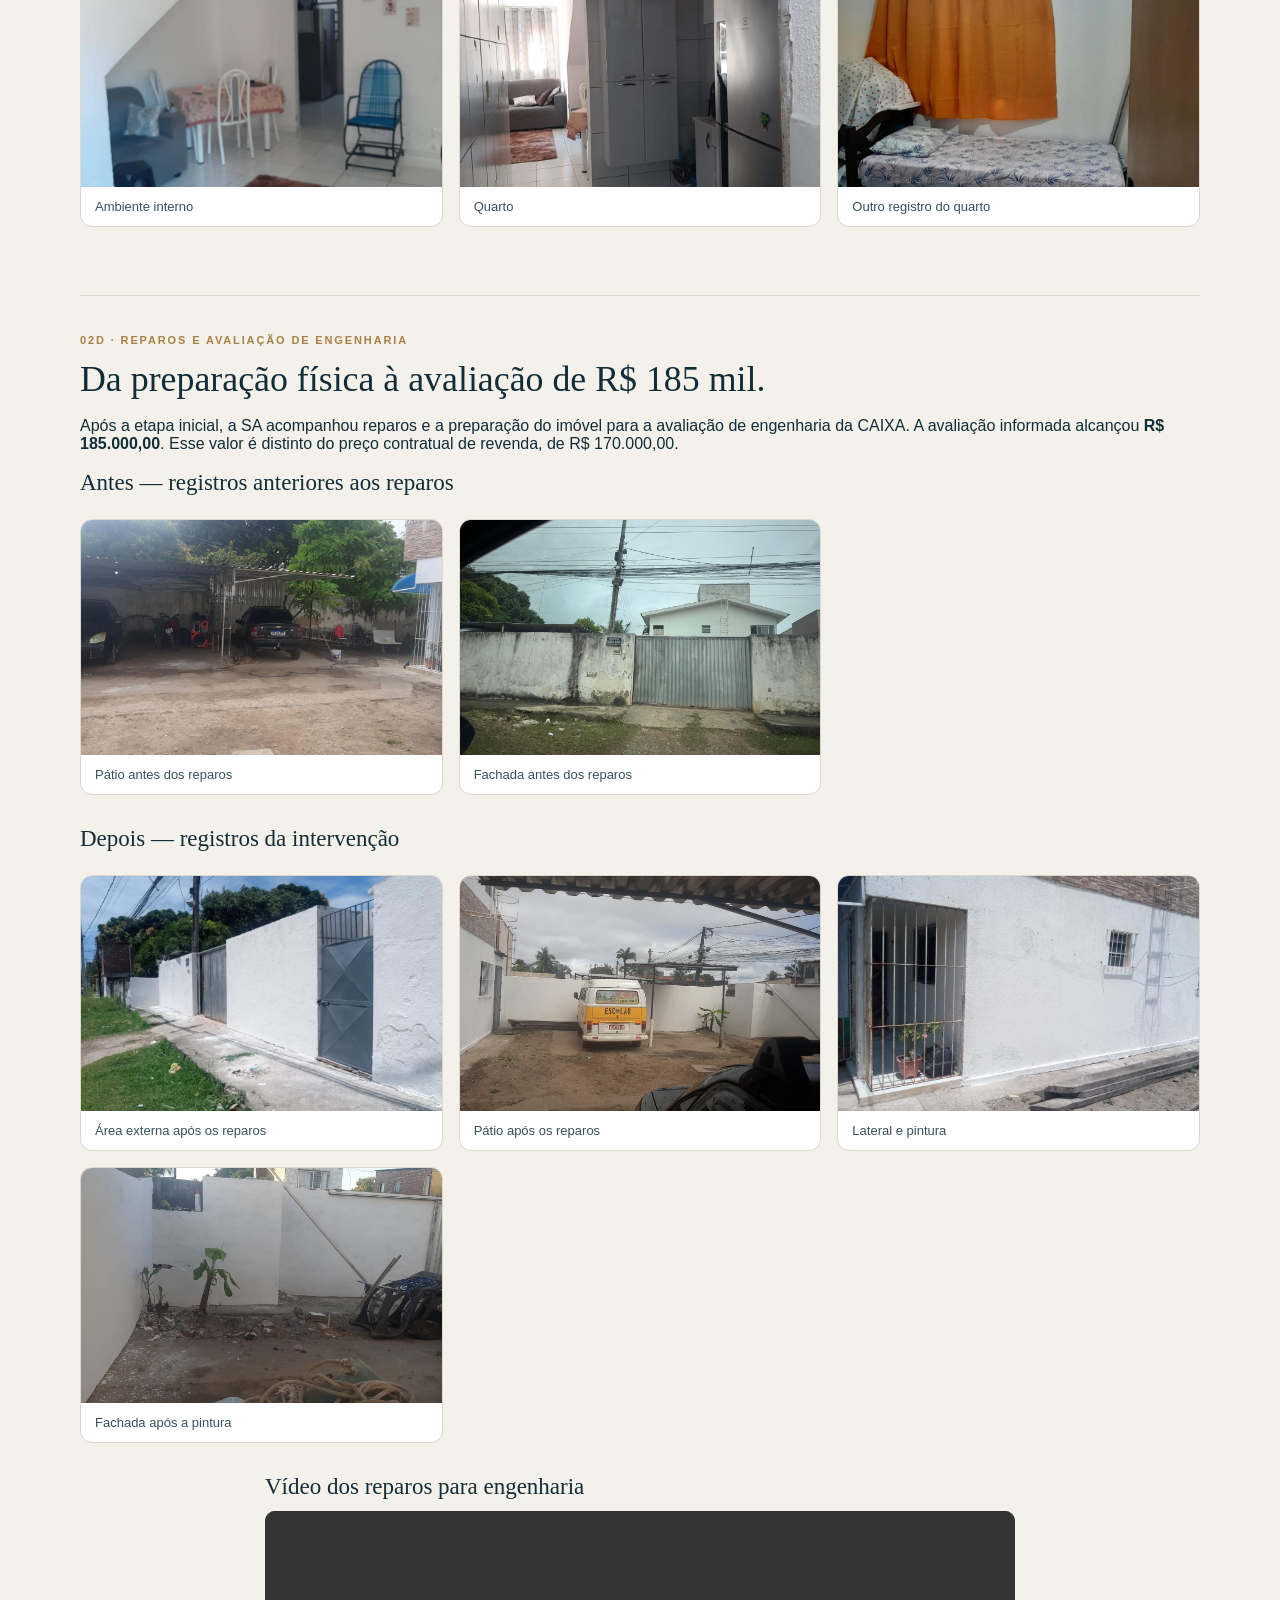
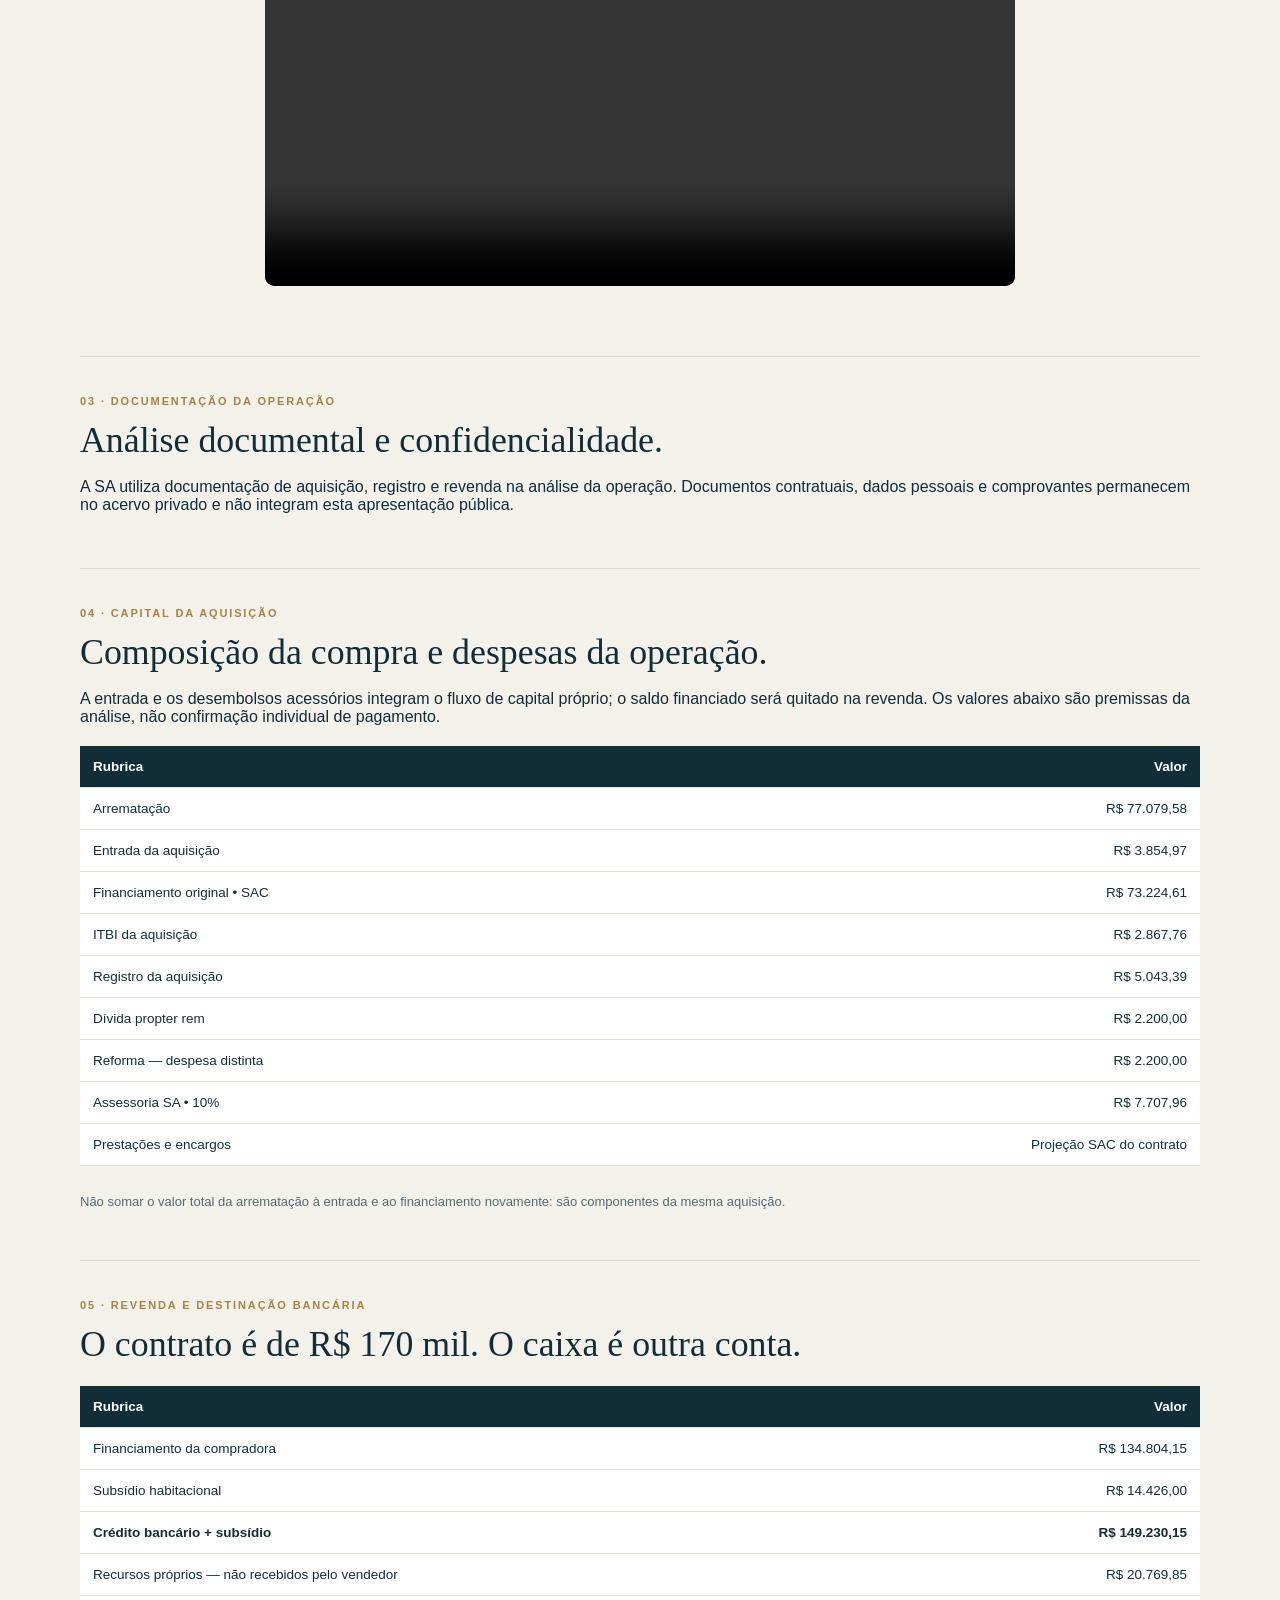
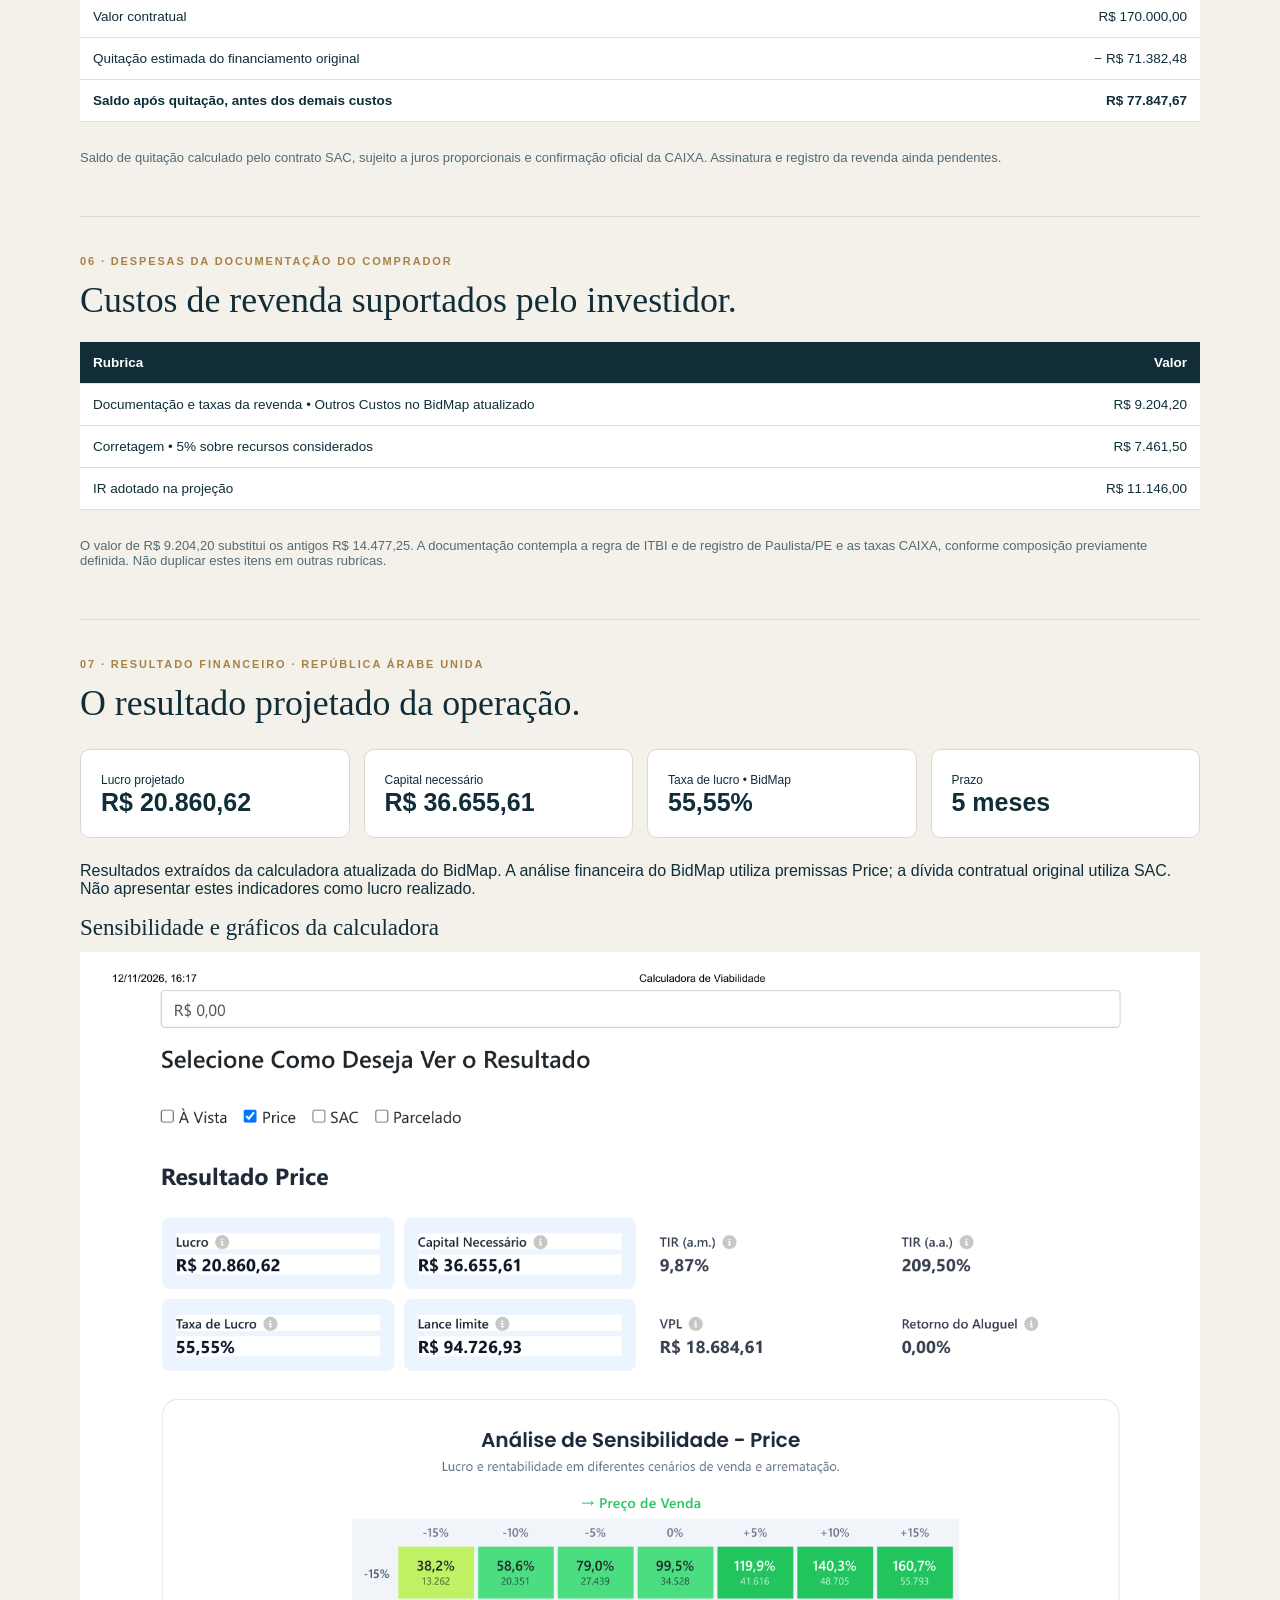
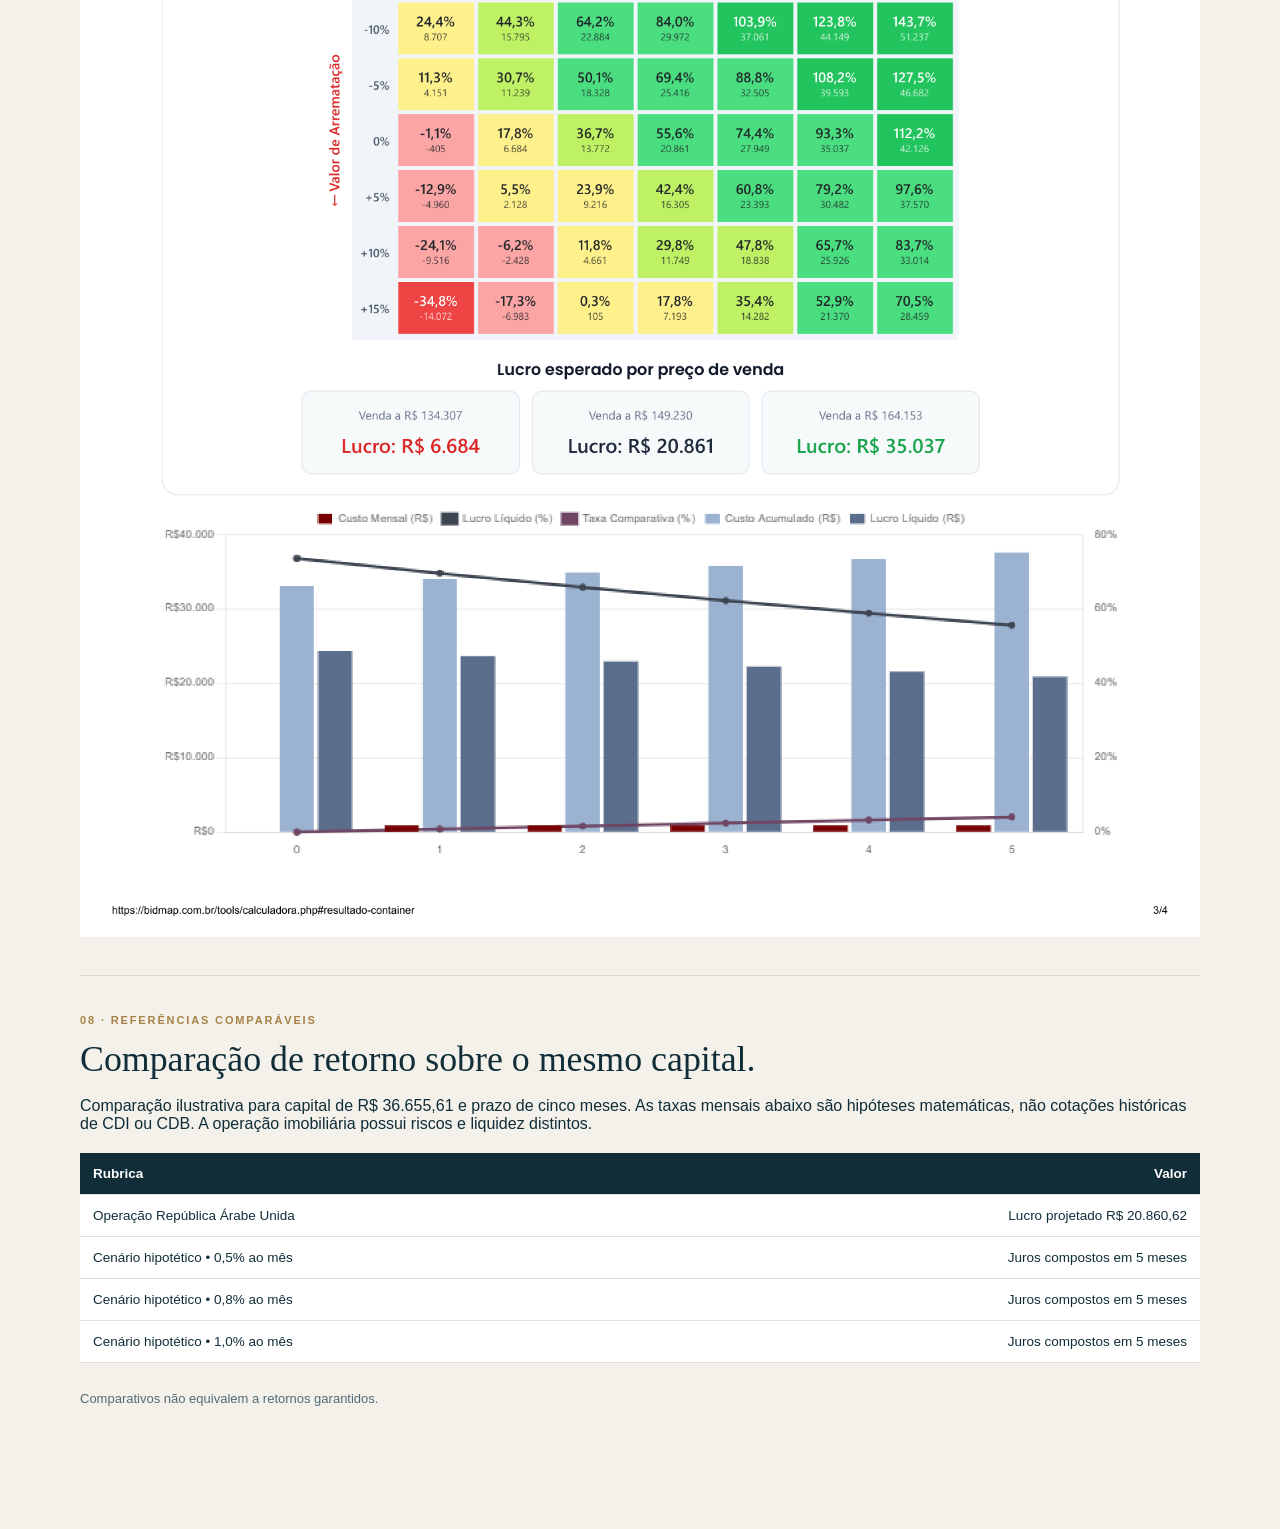
<file: cases/republica-arabe-unida.html>
<!DOCTYPE html>
<html lang="pt-BR"><head><meta charset="utf-8"><meta content="width=device-width,initial-scale=1" name="viewport"><meta content="SA - Case Jardins do Janga: da diligência presencial à revenda financiada." name="description"><title>SA | República Árabe Unida — Case de arrematação</title><style>body{margin:0;font-family:Segoe UI,Arial,sans-serif;background:#f4f1eb;color:#102d38} nav{background:#102d38;color:white;padding:15px 5vw;position:sticky;top:0;z-index:20;display:flex;align-items:center;justify-content:space-between;box-shadow:0 2px 14px #102d3840}nav .brand{font:28px Georgia,serif;color:#e1c194}nav .sub{font-size:11px;letter-spacing:.07em;color:#d4dfe0}a{color:#15586e} .j-case[hidden]{display:none} .j-case .j-section{scroll-margin-top:80px}</style><style>
/* CASE 03 | JARDINS DO JANGA - componentes independentes */
#republica{background:#f4f1eb;color:#102d38;padding:0 0 72px}#republica *{box-sizing:border-box}#republica .j-hero{min-height:520px;display:grid;grid-template-columns:1fr 43%;background:#102d38;color:#fff}#republica .j-copy{padding:66px max(22px,6vw) 55px;align-self:center}#republica .j-eyebrow{color:#d6b47f;font-size:12px;letter-spacing:.19em;text-transform:uppercase;font-weight:700}#republica .j-hero h1{font:clamp(36px,4vw,65px)/1.12 Georgia,serif;margin:16px 0 18px;max-width:680px}#republica .j-hero p{color:#d9e4e4;font-size:16px;max-width:620px}#republica .j-hero img{width:100%;height:100%;min-height:520px;object-fit:cover;object-position:center 40%}#republica .j-wrap{max-width:1170px;margin:auto;padding:0 25px}#republica .j-intro{padding:44px 0 30px}#republica .j-kicker{font-size:11px;letter-spacing:.17em;text-transform:uppercase;color:#a78245;font-weight:800}#republica h2{font:clamp(27px,2.8vw,43px)/1.2 Georgia,serif;margin:12px 0}#republica h3{font:23px/1.22 Georgia,serif;margin:0 0 10px}#republica .j-muted{color:#65757a}#republica .j-lead{font-size:17px;max-width:890px}#republica .j-statrow{display:grid;grid-template-columns:repeat(4,minmax(0,1fr));gap:12px;margin:22px 0 34px}#republica .j-stat{border:1px solid #d9d6cf;border-radius:8px;background:#fff;padding:20px}#republica .j-stat strong{font:26px Georgia,serif;color:#102d38;display:block;margin-top:6px}#republica .j-stat small{color:#64777d;font-size:11px;letter-spacing:.08em;text-transform:uppercase}#republica .j-section{padding:38px 0;border-top:1px solid #ded7ca}#republica .j-stepgrid{display:grid;grid-template-columns:repeat(2,1fr);gap:12px;margin-top:23px}#republica .j-step{border:1px solid #dbd7cd;background:white;border-radius:7px;padding:24px}#republica .j-step .j-num{font:28px Georgia,serif;color:#b6925c}#republica .j-step p{color:#647579}#republica .j-video{display:grid;grid-template-columns:44% 1fr;gap:24px;margin-top:26px;align-items:center;background:#102d38;border-radius:10px;padding:22px;color:#fff}#republica .j-video video{width:100%;max-height:520px;background:#091e26;border-radius:8px}#republica .j-video p{color:#d6e0e3}#republica .j-grid{display:grid;grid-template-columns:repeat(3,minmax(0,1fr));gap:16px;margin-top:23px}#republica .j-photo{border-radius:7px;overflow:hidden;background:#e0e6e4}#republica .j-photo img{width:100%;height:300px;object-fit:cover}#republica .j-photo figcaption{padding:10px 14px;font-size:12px;color:#3a5056}#republica .j-doc{padding:20px;background:white;border:1px solid #d7d7d3;border-radius:8px;display:flex;flex-direction:column;justify-content:space-between;gap:16px}#republica .j-doc .j-mini{color:#9b7a4e;font-size:11px;letter-spacing:.08em;text-transform:uppercase}#republica .j-doc a{display:inline-block;background:#102d38;color:#fff;padding:11px 15px;border-radius:4px;text-decoration:none;font-size:13px;text-align:center}#republica .j-doc p{color:#62757a;font-size:13px}#republica table{border-collapse:collapse;width:100%;font-size:13.5px}#republica th{text-align:left;background:#102d38;color:white}#republica td,#republica th{border-bottom:1px solid #dedbd5;padding:11px 13px}#republica td:nth-child(2),#republica th:nth-child(2){text-align:right;white-space:nowrap}#republica .j-tablebox{background:white;border:1px solid #dedbd5;border-radius:8px;overflow:auto;margin-top:19px}#republica .j-financial{display:grid;grid-template-columns:1fr 1fr;gap:22px;margin-top:26px}#republica .j-moneybig{color:#c19a5f;font:clamp(32px,3vw,44px) Georgia,serif}#republica .j-dark{background:#102d38;color:white;padding:28px;border-radius:9px}#republica .j-dark p{color:#d2e0e4}#republica .j-result{font:31px Georgia,serif;color:#e9c89a}#republica .j-caution{border-left:3px solid #b59565;background:#ebe5d9;padding:15px 18px;font-size:14px;margin-top:20px}#republica .j-small{font-size:12px;color:#69787b}#republica .j-controls{display:grid;grid-template-columns:repeat(2,1fr);gap:14px;margin:16px 0}#republica .j-controls label{display:grid;gap:6px;font-size:12px;color:#dce5e6}#republica .j-controls input,#republica .j-controls select{padding:10px;border:1px solid #a8bbc1;border-radius:4px;background:#fff;color:#16303b;width:100%}#republica .j-return{color:#d4ac77;font-size:34px;font-family:Georgia,serif}#republica .j-chip{display:inline-block;border:1px solid #d2b589;color:#f0d8b4;border-radius:30px;padding:5px 12px;font-size:11px}#republica .j-bottom{padding:38px;background:#102d38;color:#fff;border-radius:10px;margin-top:32px}#republica .j-bottom h2{color:#fff}#republica .j-compare{display:grid;grid-template-columns:repeat(4,1fr);gap:10px}#republica .j-placeholder{background:white;border:1px solid #dcd5c9;text-align:center;padding:20px 12px;border-radius:7px;color:#798386}#republica .j-placeholder strong{display:block;color:#102d38;margin-bottom:6px}#republica .j-note{font-size:12px;color:#6a777a;line-height:1.55}
@media(max-width:850px){#republica .j-hero{grid-template-columns:1fr}#republica .j-hero img{max-height:380px;min-height:300px}#republica .j-statrow{grid-template-columns:repeat(2,1fr)}#republica .j-stepgrid,#republica .j-financial,#republica .j-video{grid-template-columns:1fr}#republica .j-grid{grid-template-columns:1fr 1fr}#republica .j-compare{grid-template-columns:1fr 1fr}}@media(max-width:540px){#republica .j-copy{padding:36px 22px}#republica .j-statrow,#republica .j-grid{grid-template-columns:1fr}#republica .j-controls{grid-template-columns:1fr}#republica .j-hero h1{font-size:36px}#republica td,#republica th{padding:9px 8px}#republica .j-stat strong{font-size:23px}}
</style><style>
#republica .j-chip{display:inline-block;margin-top:10px;padding:8px 12px;border:1px solid rgba(233,208,164,.45);border-radius:999px;color:#e9d0a4;font-size:12px;letter-spacing:.05em}#republica .j-gallery-grid{display:grid;grid-template-columns:repeat(3,minmax(0,1fr));gap:16px;margin-top:18px}#republica .j-gallery-grid img{width:100%;height:240px;object-fit:cover;border-radius:10px;border:1px solid #d6d0c6;box-shadow:0 10px 28px rgba(16,45,56,.08)}#republica .j-steps-4{display:grid;grid-template-columns:repeat(4,minmax(0,1fr));gap:16px;margin:18px 0 10px}#republica .j-step-lite{background:#fff;border:1px solid #e2ddd3;border-radius:10px;padding:18px}#republica .j-step-lite strong{display:block;font-size:13px;color:#7b6547;letter-spacing:.06em;text-transform:uppercase;margin-bottom:8px}#republica .j-step-lite h3{font-size:18px;margin:0 0 8px;color:#102d38;font-family:Georgia,serif}#republica .j-step-lite p{font-size:14px;line-height:1.55;color:#405055;margin:0}#republica .j-two-col{display:grid;grid-template-columns:1.15fr .85fr;gap:24px;align-items:start}#republica .j-photo-focus img{width:100%;height:100%;min-height:360px;object-fit:cover;border-radius:14px;border:1px solid #d6d0c6;box-shadow:0 12px 34px rgba(16,45,56,.08)}#republica .j-quote-note{background:#f4efe6;border-left:4px solid #c6a574;padding:14px 16px;border-radius:8px;color:#36464b}#republica .j-tablebox table.compact th,#republica .j-tablebox table.compact td{padding:12px 14px}#republica .j-kpi-strip{display:grid;grid-template-columns:repeat(4,minmax(0,1fr));gap:16px;margin:18px 0 22px}#republica .j-kpi{background:#eff3f4;border:1px solid #d5dde0;border-radius:12px;padding:18px}#republica .j-kpi .label{font-size:12px;color:#5d6c72;text-transform:uppercase;letter-spacing:.06em;margin-bottom:7px}#republica .j-kpi .value{font-size:27px;font-weight:700;color:#102d38}#republica .j-panel-grid{display:grid;grid-template-columns:1fr 1fr;gap:18px;margin-top:18px}#republica .j-panel-grid img,#republica .j-panel-wide img{width:100%;border-radius:12px;border:1px solid #d7dde0;box-shadow:0 12px 30px rgba(16,45,56,.08);background:#fff}#republica .j-panel-wide{margin-top:18px}#republica .j-compare-highlight{background:#102d38;color:#fff;border-radius:14px;padding:18px 20px;margin-top:18px}#republica .j-compare-highlight strong{color:#e9c89a}#republica .j-doc strong{font-family:Georgia,serif;color:#102d38;font-size:21px}#republica .j-doc ul{padding-left:18px;margin:6px 0 0}#republica .j-doc li{margin:6px 0;color:#51656b;font-size:13.5px} @media (max-width:980px){#republica .j-gallery-grid,#republica .j-panel-grid,#republica .j-two-col,#republica .j-kpi-strip,#republica .j-steps-4{grid-template-columns:1fr 1fr}} @media (max-width:720px){#republica .j-gallery-grid,#republica .j-panel-grid,#republica .j-two-col,#republica .j-kpi-strip,#republica .j-steps-4{grid-template-columns:1fr}#republica .j-gallery-grid img{height:220px}}
</style><style>
#republica #j-interior .j-gallery-grid {display:grid;grid-template-columns:repeat(3,minmax(0,1fr));gap:18px;margin-top:22px}
#republica #j-interior .j-interior-photo{margin:0;background:#fff;border:1px solid #dfd8cc;border-radius:12px;overflow:hidden;box-shadow:0 8px 26px rgba(16,45,56,.08)}
#republica #j-interior .j-interior-photo img{width:100%;height:255px;display:block;object-fit:cover;border:0;border-radius:0;box-shadow:none}
#republica #j-interior figcaption{padding:14px 16px;display:flex;flex-direction:column;gap:6px}
#republica #j-interior figcaption strong{color:#102d38;font-size:15px}
#republica #j-interior figcaption span{font-size:12px;color:#5c7075;line-height:1.45}
#republica #j-interior .j-video{align-items:center}
#republica #j-interior .j-video video{max-height:490px;aspect-ratio:9/16;object-fit:contain;justify-self:center;display:block}
@media(max-width:960px){#republica #j-interior .j-gallery-grid{grid-template-columns:repeat(2,minmax(0,1fr))}}
@media(max-width:680px){#republica #j-interior .j-gallery-grid{grid-template-columns:1fr}#republica #j-interior .j-interior-photo img{height:260px}}
</style><style>.j-back-portfolio{color:#f3e4cb;text-decoration:none;border:1px solid #bca781;border-radius:8px;padding:11px 15px;font-weight:600;font-size:14px;white-space:nowrap}.j-back-portfolio:hover,.j-back-portfolio:focus-visible{background:#254751;color:white}@media(max-width:650px){.j-back-portfolio{font-size:12px;padding:9px}.brand .sub{display:none}}</style><style>#republica .r-gallery{display:grid;grid-template-columns:repeat(3,minmax(0,1fr));gap:16px;margin:22px 0 30px}
#republica .r-gallery figure{margin:0;background:#fff;border:1px solid #ddd8ce;border-radius:12px;overflow:hidden}
#republica .r-gallery img{width:100%;height:235px;object-fit:cover;display:block}
#republica .r-gallery figcaption{padding:12px 14px;font-size:13px;color:#36515d}
#republica .r-video{max-width:750px;margin:22px auto 32px}#republica video{display:block;width:100%;max-height:520px;background:#102d38;border-radius:10px}
#republica .r-table{overflow-x:auto;margin:20px 0 28px}#republica table{width:100%;border-collapse:collapse;background:white}#republica td,#republica th{padding:13px;border-bottom:1px solid #e2dfd7;text-align:left}#republica td:last-child,#republica th:last-child{text-align:right}
#republica .r-note{font-size:13px;color:#536b74}#republica .r-docs,#republica .r-metrics{display:grid;grid-template-columns:repeat(3,1fr);gap:14px;margin:24px 0}#republica .r-docs>div,#republica .r-metrics>div{background:white;padding:20px;border:1px solid #ddd8ce;border-radius:10px}
#republica .r-metrics{grid-template-columns:repeat(4,1fr)}#republica .r-metrics strong{display:block;font-size:25px;color:#102d38}#republica .r-metrics small{font-size:12px}#republica .r-chart{display:block;max-width:100%;height:auto;margin:auto}
@media(max-width:760px){#republica .r-gallery{grid-template-columns:repeat(2,1fr)}#republica .r-docs,#republica .r-metrics{grid-template-columns:repeat(2,1fr)}}@media(max-width:490px){#republica .r-gallery,#republica .r-docs,#republica .r-metrics{grid-template-columns:1fr}}</style><style>#republica .r-document{margin:18px 0;border:1px solid #d7d4cc;background:#fff;border-radius:12px;overflow:hidden}#republica .r-document summary{display:flex;justify-content:space-between;align-items:center;gap:20px;padding:20px;cursor:pointer}#republica .r-document small{display:block;margin-top:7px;color:#536b74}#republica .r-open{color:#b8682e;font-weight:700}#republica .r-document>p{padding:0 20px}#republica .r-docpages{display:grid;grid-template-columns:repeat(auto-fill,minmax(180px,1fr));gap:12px;padding:18px}#republica .r-docpages img{width:100%;height:270px;object-fit:contain;background:#eee;border:1px solid #ddd}#republica .r-docdownload{display:inline-block;margin:0 20px 20px;color:#173e4d;text-decoration:underline}</style><link rel="stylesheet" href="../assets/publico.css"></head><body><div id="top"></div><nav><div class="brand">SA <span class="sub">SANCHES ANDRADE</span></div><a aria-label="Voltar à aba Arrematações" class="j-back-portfolio" href="../index.html#cases">← Voltar às Arrematações</a></nav><main><section class="page j-case" id="republica">
<div class="j-hero"><div class="j-copy"><div class="j-eyebrow">SA · CASE 04 · PORTFÓLIO DE ARREMATAÇÕES</div><h1>Da diligência externa à revenda financiada.</h1><p>República Árabe Unida • Paulista/PE. Identificação da ocupante, registros internos enviados pela inquilina, reparos, engenharia CAIXA e estruturação comercial pela SA.</p><span class="j-chip">Paulista/PE • Revenda em formalização</span><p style="margin-top:28px"><a href="#r-garimpagem" style="border:1px solid #c6a574;color:#e9d0a4;padding:12px 22px;border-radius:4px;display:inline-block;text-decoration:none">Conheça esta história ↓</a></p></div><img alt="Fachada original do imóvel registrada na diligência externa" src="republica_assets/fachada_original.jpg"></div>
<div class="j-wrap j-intro"><div class="j-kicker">Visão executiva</div><h2>Uma operação conduzida da identificação à revenda.</h2><p class="j-lead">A SA realizou reconhecimento externo, identificou a ocupante e obteve imagens internas antes da entrada presencial. Após reparos e avaliação de engenharia, estruturou a revenda com financiamento habitacional. Resultado financeiro ainda projetado.</p><div class="j-statrow"><div class="j-stat"><small>Capital necessário • BidMap</small><strong>R$ 36.655,61</strong></div><div class="j-stat"><small>Lucro projetado • BidMap</small><strong>R$ 20.860,62</strong></div><div class="j-stat"><small>Taxa de lucro • BidMap</small><strong>55,55%</strong></div><div class="j-stat"><small>Prazo projetado</small><strong>5 meses</strong></div></div></div>
<div class="j-wrap">
<div class="j-section" id="r-garimpagem"><div class="j-kicker">01 · Garimpagem e reconhecimento presencial</div><h2>A diligência começou do interior do veículo.</h2><p>Antes de qualquer acesso ao imóvel, a SA realizou reconhecimento externo, registrando discretamente a fachada, a rua e o entorno a partir do interior do carro.</p><div class="r-gallery"><figure><img alt="Fachada original — diligência externa" loading="lazy" src="republica_assets/fachada_original.jpg"><figcaption>Fachada original — diligência externa</figcaption></figure><figure><img alt="Reconhecimento da rua" loading="lazy" src="republica_assets/rua_01.jpg"><figcaption>Reconhecimento da rua</figcaption></figure><figure><img alt="Entorno e acesso ao imóvel" loading="lazy" src="republica_assets/rua_02.jpg"><figcaption>Entorno e acesso ao imóvel</figcaption></figure></div></div><div class="j-section" id="r-areas"><div class="j-kicker">02A · Empreendimento e áreas comuns</div><h2>Reconhecimento das áreas compartilhadas.</h2><p>Registros das áreas comuns e da circulação do empreendimento, reunidos para documentar as características observadas.</p><div class="r-gallery"><figure><img alt="Pátio e área de estacionamento" loading="lazy" src="republica_assets/area_01.jpg"><figcaption>Pátio e área de estacionamento</figcaption></figure><figure><img alt="Área coberta e garagem" loading="lazy" src="republica_assets/area_02.jpg"><figcaption>Área coberta e garagem</figcaption></figure><figure><img alt="Bicicletas e apoio da garagem" loading="lazy" src="republica_assets/area_03.jpg"><figcaption>Bicicletas e apoio da garagem</figcaption></figure></div></div><div class="j-section" id="r-ocupante"><div class="j-kicker">02B · Identificação da ocupante</div><h2>O primeiro acesso às informações internas veio da inquilina.</h2><p>O imóvel estava na posse de uma inquilina. Após a SA se apresentar como responsável pela arrematação, a ocupante colaborou enviando fotografias e vídeo dos ambientes internos. <strong>Não houve abertura por chaveiro nessa etapa.</strong></p></div><div class="j-section" id="r-interior"><div class="j-kicker">02C · Condições internas documentadas pela inquilina</div><h2>Os primeiros registros reais dos ambientes.</h2><p>As fotografias e o vídeo abaixo foram fornecidos pela ocupante antes da vistoria presencial da SA. Não representam reforma ou inspeção técnica conclusiva.</p><div class="r-video"><h3>Vídeo enviado pela inquilina</h3><video controls="" playsinline="" preload="metadata" src="republica_assets/video_inquilina.mp4"></video></div><h3>Galeria do imóvel</h3><div class="r-gallery"><figure><img alt="Área de serviço e cobertura" loading="lazy" src="republica_assets/interno_01.jpg"><figcaption>Área de serviço e cobertura</figcaption></figure><figure><img alt="Sala de estar" loading="lazy" src="republica_assets/interno_02.jpg"><figcaption>Sala de estar</figcaption></figure><figure><img alt="Cozinha e acesso à sala" loading="lazy" src="republica_assets/interno_03.jpg"><figcaption>Cozinha e acesso à sala</figcaption></figure><figure><img alt="Ambiente interno" loading="lazy" src="republica_assets/interno_04.jpg"><figcaption>Ambiente interno</figcaption></figure><figure><img alt="Quarto" loading="lazy" src="republica_assets/interno_05.jpg"><figcaption>Quarto</figcaption></figure><figure><img alt="Outro registro do quarto" loading="lazy" src="republica_assets/interno_06.jpg"><figcaption>Outro registro do quarto</figcaption></figure></div></div><div class="j-section" id="r-reforma"><div class="j-kicker">02D · Reparos e avaliação de engenharia</div><h2>Da preparação física à avaliação de R$ 185 mil.</h2><p>Após a etapa inicial, a SA acompanhou reparos e a preparação do imóvel para a avaliação de engenharia da CAIXA. A avaliação informada alcançou <strong>R$ 185.000,00</strong>. Esse valor é distinto do preço contratual de revenda, de R$ 170.000,00.</p><h3>Antes — registros anteriores aos reparos</h3><div class="r-gallery"><figure><img alt="Pátio antes dos reparos" loading="lazy" src="republica_assets/area_01.jpg"><figcaption>Pátio antes dos reparos</figcaption></figure><figure><img alt="Fachada antes dos reparos" loading="lazy" src="republica_assets/fachada_original.jpg"><figcaption>Fachada antes dos reparos</figcaption></figure></div><h3>Depois — registros da intervenção</h3><div class="r-gallery"><figure><img alt="Área externa após os reparos" loading="lazy" src="republica_assets/depois_01.jpg"><figcaption>Área externa após os reparos</figcaption></figure><figure><img alt="Pátio após os reparos" loading="lazy" src="republica_assets/depois_02.jpg"><figcaption>Pátio após os reparos</figcaption></figure><figure><img alt="Lateral e pintura" loading="lazy" src="republica_assets/depois_03.jpg"><figcaption>Lateral e pintura</figcaption></figure><figure><img alt="Fachada após a pintura" loading="lazy" src="republica_assets/depois_04.jpg"><figcaption>Fachada após a pintura</figcaption></figure></div><div class="r-video"><h3>Vídeo dos reparos para engenharia</h3><video controls="" playsinline="" preload="metadata" src="republica_assets/video_reparos.mp4"></video></div></div><div class="j-section" id="r-documentos"><div class="j-kicker">03 · Documentação da operação</div><h2>Análise documental e confidencialidade.</h2><p>A SA utiliza documentação de aquisição, registro e revenda na análise da operação. Documentos contratuais, dados pessoais e comprovantes permanecem no acervo privado e não integram esta apresentação pública.</p></div><div class="j-section" id="r-capital"><div class="j-kicker">04 · Capital da aquisição</div><h2>Composição da compra e despesas da operação.</h2><p>A entrada e os desembolsos acessórios integram o fluxo de capital próprio; o saldo financiado será quitado na revenda. Os valores abaixo são premissas da análise, não confirmação individual de pagamento.</p><div class="r-table"><table><thead><tr><th>Rubrica</th><th>Valor</th></tr></thead><tbody><tr><td>Arrematação</td><td>R$ 77.079,58</td></tr><tr><td>Entrada da aquisição</td><td>R$ 3.854,97</td></tr><tr><td>Financiamento original • SAC</td><td>R$ 73.224,61</td></tr><tr><td>ITBI da aquisição</td><td>R$ 2.867,76</td></tr><tr><td>Registro da aquisição</td><td>R$ 5.043,39</td></tr><tr><td>Dívida propter rem</td><td>R$ 2.200,00</td></tr><tr><td>Reforma — despesa distinta</td><td>R$ 2.200,00</td></tr><tr><td>Assessoria SA • 10%</td><td>R$ 7.707,96</td></tr><tr><td>Prestações e encargos</td><td>Projeção SAC do contrato</td></tr></tbody></table></div><p class="r-note">Não somar o valor total da arrematação à entrada e ao financiamento novamente: são componentes da mesma aquisição.</p></div><div class="j-section" id="r-revenda"><div class="j-kicker">05 · Revenda e destinação bancária</div><h2>O contrato é de R$ 170 mil. O caixa é outra conta.</h2><div class="r-table"><table><thead><tr><th>Rubrica</th><th>Valor</th></tr></thead><tbody><tr><td>Financiamento da compradora</td><td>R$ 134.804,15</td></tr><tr><td>Subsídio habitacional</td><td>R$ 14.426,00</td></tr><tr><td><strong>Crédito bancário + subsídio</strong></td><td><strong>R$ 149.230,15</strong></td></tr><tr><td>Recursos próprios — não recebidos pelo vendedor</td><td>R$ 20.769,85</td></tr><tr><td>Valor contratual</td><td>R$ 170.000,00</td></tr><tr><td>Quitação estimada do financiamento original</td><td>− R$ 71.382,48</td></tr><tr><td><strong>Saldo após quitação, antes dos demais custos</strong></td><td><strong>R$ 77.847,67</strong></td></tr></tbody></table></div><p class="r-note">Saldo de quitação calculado pelo contrato SAC, sujeito a juros proporcionais e confirmação oficial da CAIXA. Assinatura e registro da revenda ainda pendentes.</p></div><div class="j-section" id="r-custos"><div class="j-kicker">06 · Despesas da documentação do comprador</div><h2>Custos de revenda suportados pelo investidor.</h2><div class="r-table"><table><thead><tr><th>Rubrica</th><th>Valor</th></tr></thead><tbody><tr><td>Documentação e taxas da revenda • Outros Custos no BidMap atualizado</td><td>R$ 9.204,20</td></tr><tr><td>Corretagem • 5% sobre recursos considerados</td><td>R$ 7.461,50</td></tr><tr><td>IR adotado na projeção</td><td>R$ 11.146,00</td></tr></tbody></table></div><p class="r-note">O valor de R$ 9.204,20 substitui os antigos R$ 14.477,25. A documentação contempla a regra de ITBI e de registro de Paulista/PE e as taxas CAIXA, conforme composição previamente definida. Não duplicar estes itens em outras rubricas.</p></div><div class="j-section" id="r-resultado"><div class="j-kicker">07 · Resultado financeiro · República Árabe Unida</div><h2>O resultado projetado da operação.</h2><div class="r-metrics"><div><small>Lucro projetado</small><strong>R$ 20.860,62</strong></div><div><small>Capital necessário</small><strong>R$ 36.655,61</strong></div><div><small>Taxa de lucro • BidMap</small><strong>55,55%</strong></div><div><small>Prazo</small><strong>5 meses</strong></div></div><p>Resultados extraídos da calculadora atualizada do BidMap. A análise financeira do BidMap utiliza premissas Price; a dívida contratual original utiliza SAC. Não apresentar estes indicadores como lucro realizado.</p><h3>Sensibilidade e gráficos da calculadora</h3><img alt="Painéis de sensibilidade e gráficos extraídos do BidMap" class="r-chart" src="republica_assets/bidmap_sensibilidade.png"></div><div class="j-section" id="r-comparativos"><div class="j-kicker">08 · Referências comparáveis</div><h2>Comparação de retorno sobre o mesmo capital.</h2><p>Comparação ilustrativa para capital de R$ 36.655,61 e prazo de cinco meses. As taxas mensais abaixo são hipóteses matemáticas, não cotações históricas de CDI ou CDB. A operação imobiliária possui riscos e liquidez distintos.</p><div class="r-table"><table><thead><tr><th>Rubrica</th><th>Valor</th></tr></thead><tbody><tr><td>Operação República Árabe Unida</td><td>Lucro projetado R$ 20.860,62</td></tr><tr><td>Cenário hipotético • 0,5% ao mês</td><td>Juros compostos em 5 meses</td></tr><tr><td>Cenário hipotético • 0,8% ao mês</td><td>Juros compostos em 5 meses</td></tr><tr><td>Cenário hipotético • 1,0% ao mês</td><td>Juros compostos em 5 meses</td></tr></tbody></table></div><p class="r-note">Comparativos não equivalem a retornos garantidos.</p></div></div></section></main><script src="../assets/publico.js" defer=""></script></body></html>
</file>
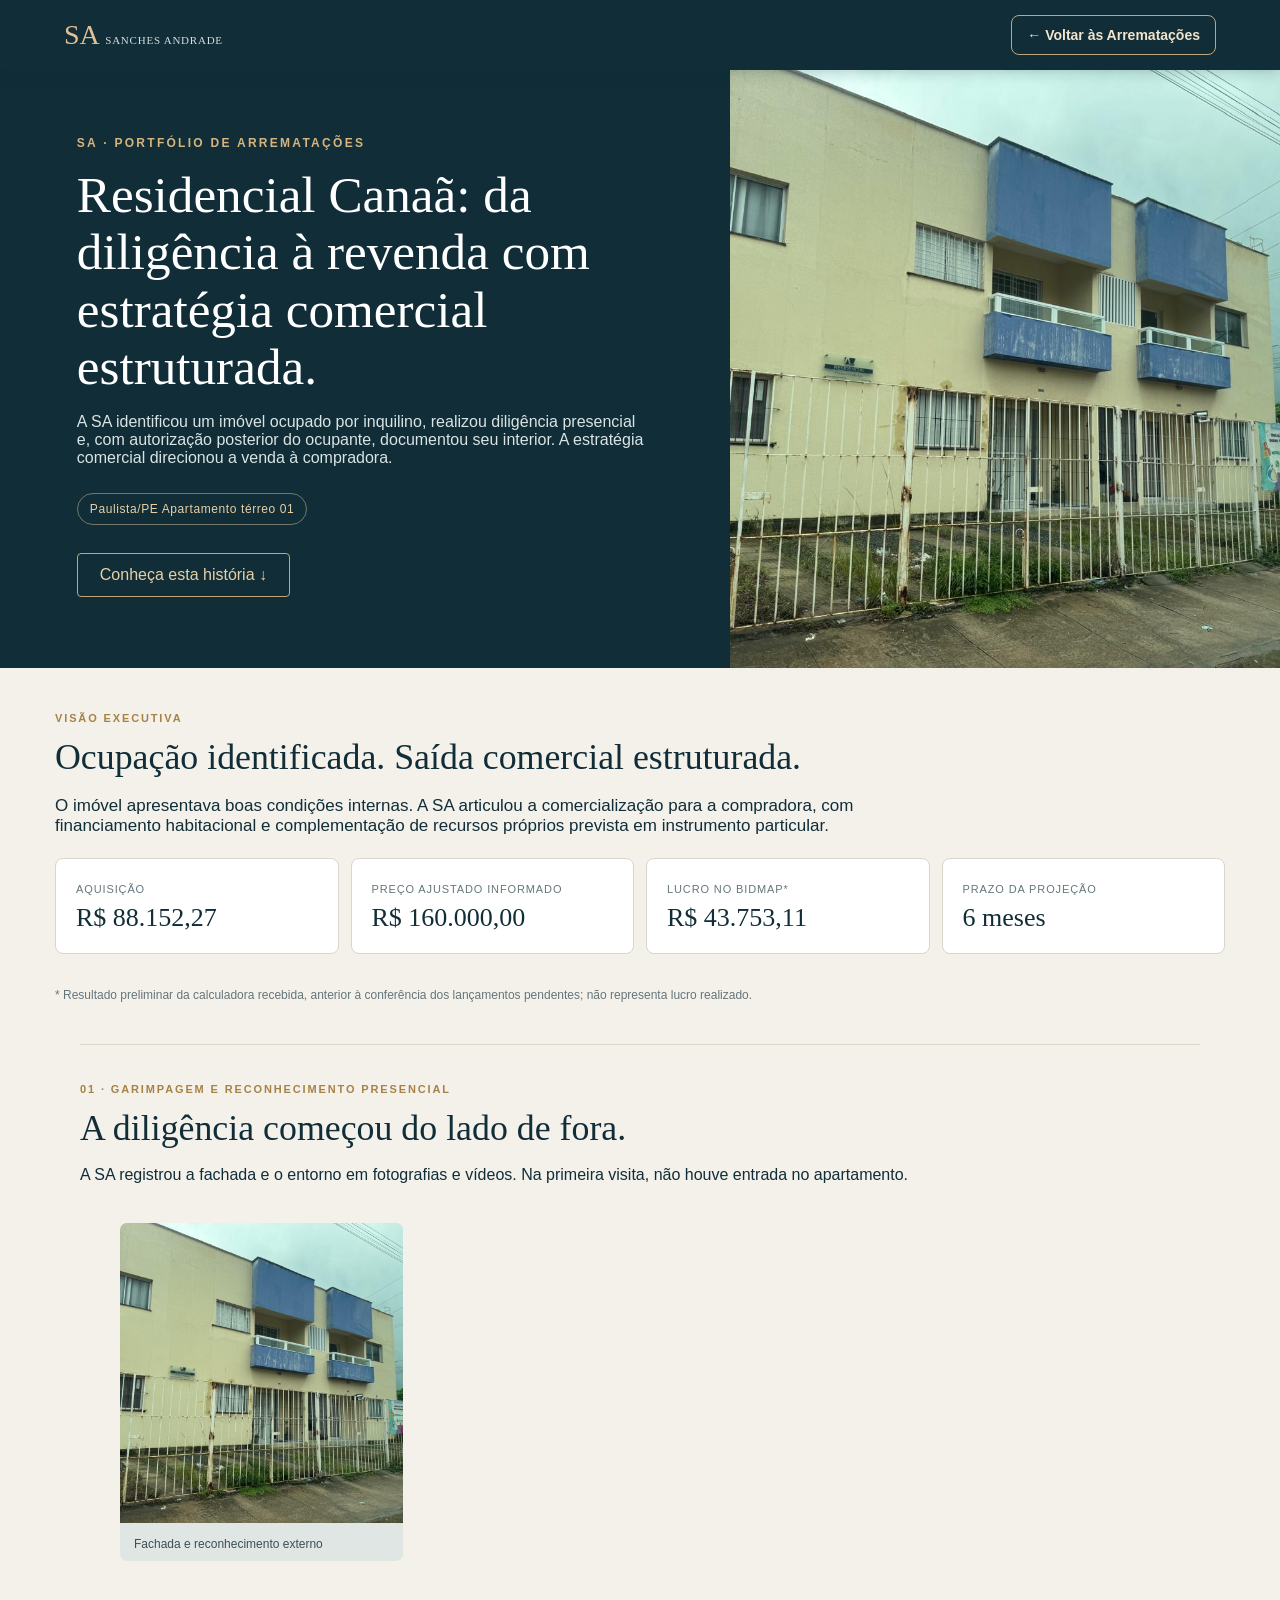
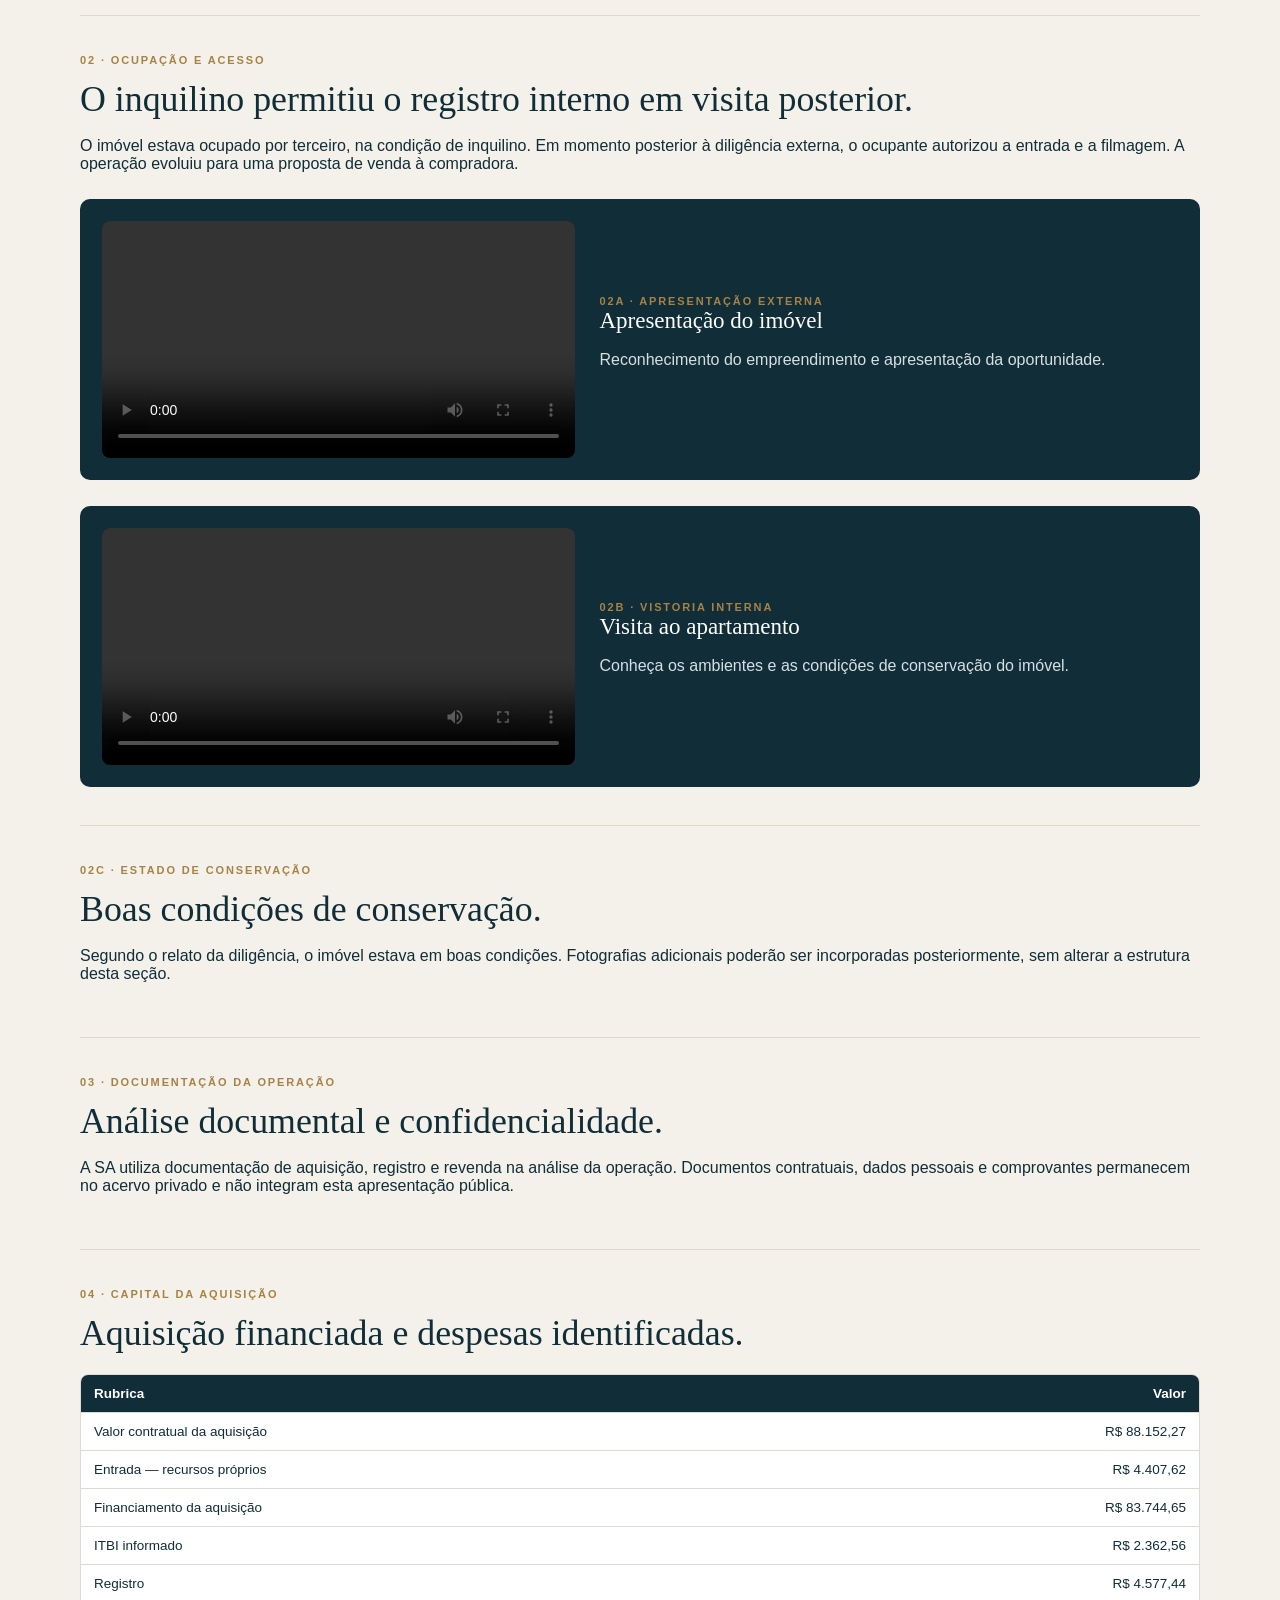
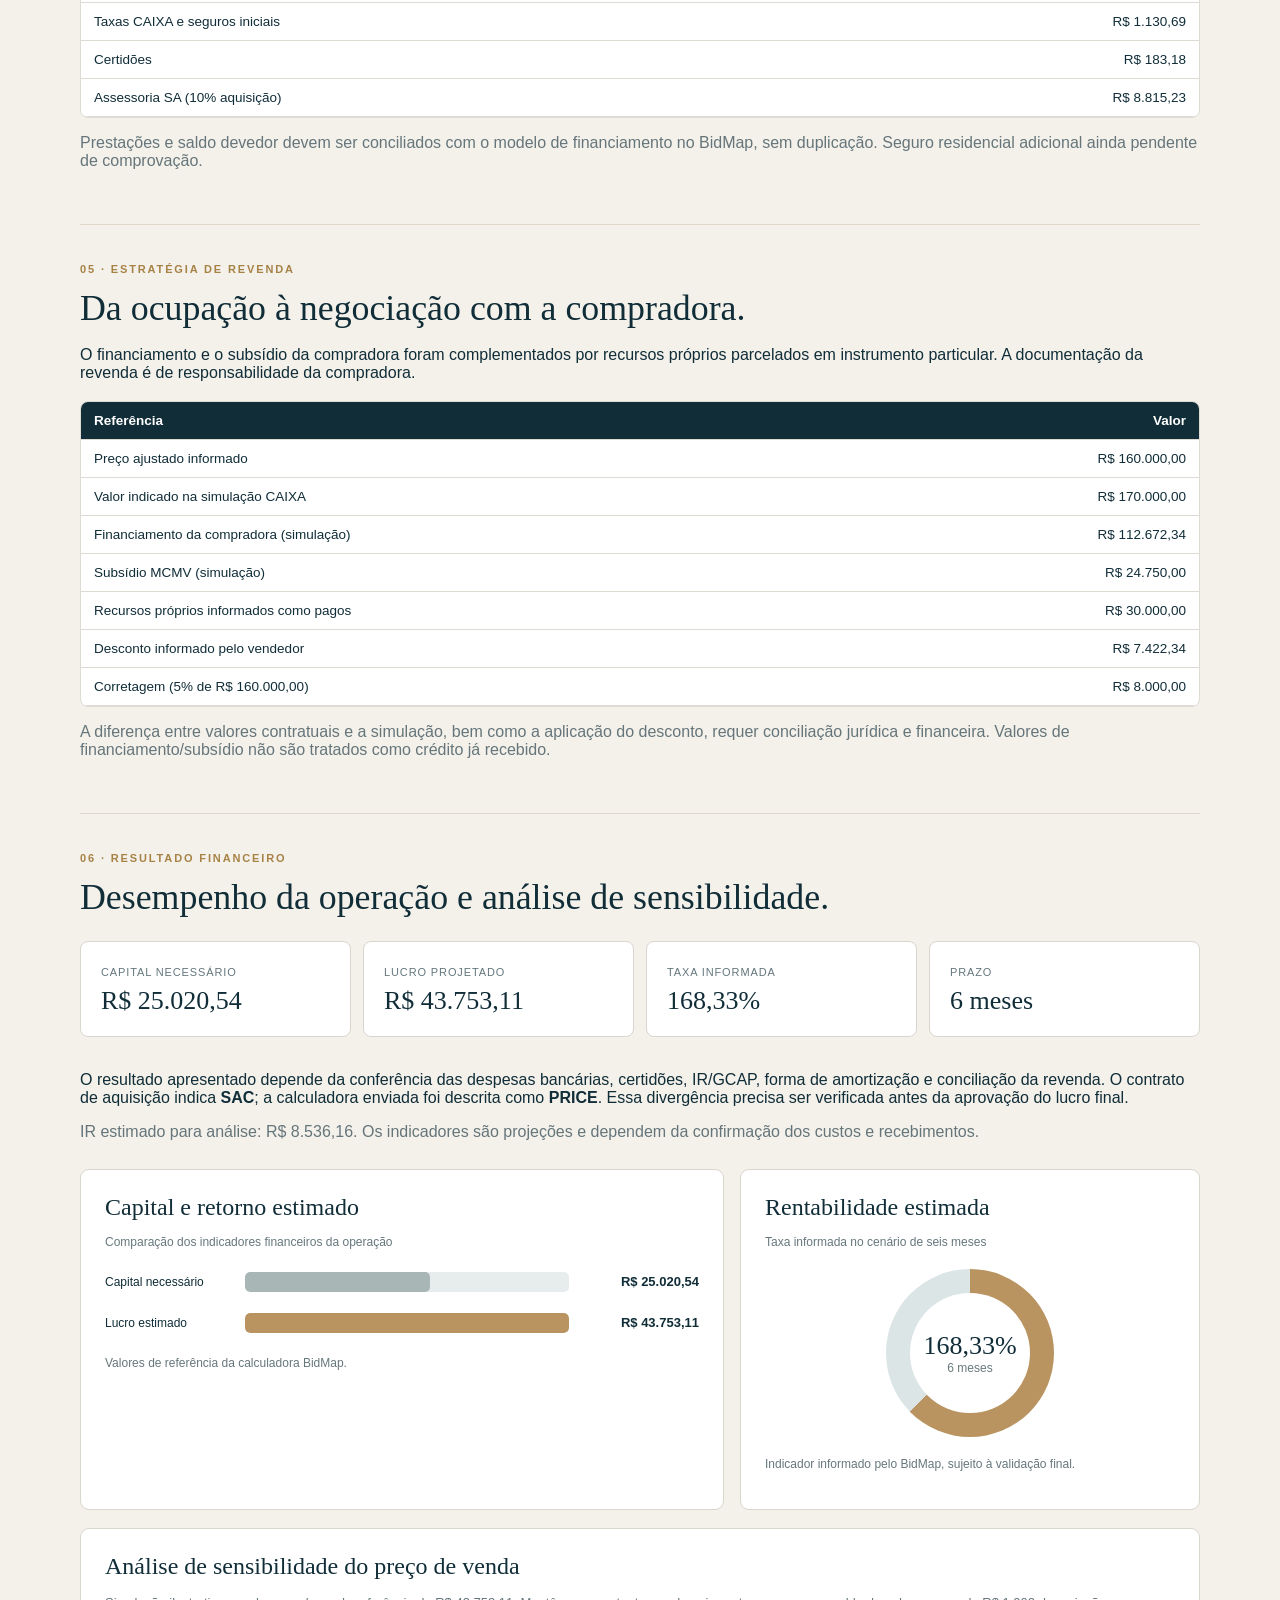
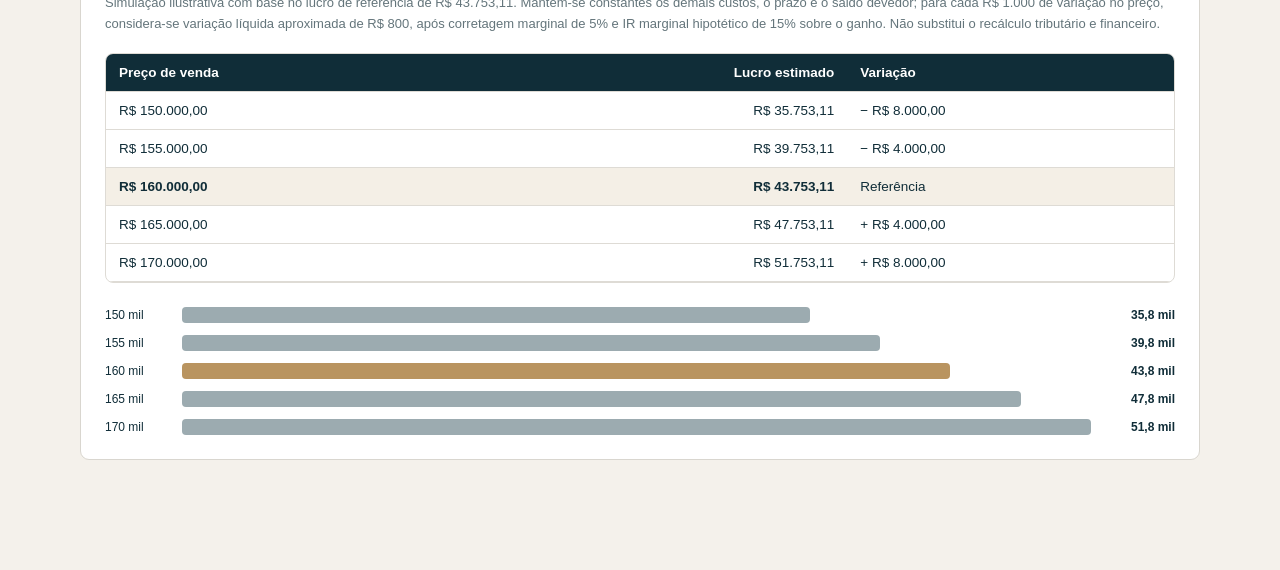
<file: cases/residencial-canaa.html>
<!DOCTYPE html>
<html lang="pt-BR"><head><meta charset="utf-8"><meta content="width=device-width,initial-scale=1" name="viewport"><meta content="SA - Case Residencial Canaã: da diligência presencial à revenda financiada." name="description"><title>SA — Case | Residencial Canaã</title><style>body{margin:0;font-family:Segoe UI,Arial,sans-serif;background:#f4f1eb;color:#102d38} nav{background:#102d38;color:white;padding:15px 5vw;position:sticky;top:0;z-index:20;display:flex;align-items:center;justify-content:space-between;box-shadow:0 2px 14px #102d3840}nav .brand{font:28px Georgia,serif;color:#e1c194}nav .sub{font-size:11px;letter-spacing:.07em;color:#d4dfe0}a{color:#15586e} .j-case[hidden]{display:none} .j-case .j-section{scroll-margin-top:80px}</style><style>
/* CASE 03 | JARDINS DO JANGA - componentes independentes */
#jardins{background:#f4f1eb;color:#102d38;padding:0 0 72px}#jardins *{box-sizing:border-box}#jardins .j-hero{min-height:520px;display:grid;grid-template-columns:1fr 43%;background:#102d38;color:#fff}#jardins .j-copy{padding:66px max(22px,6vw) 55px;align-self:center}#jardins .j-eyebrow{color:#d6b47f;font-size:12px;letter-spacing:.19em;text-transform:uppercase;font-weight:700}#jardins .j-hero h1{font:clamp(36px,4vw,65px)/1.12 Georgia,serif;margin:16px 0 18px;max-width:680px}#jardins .j-hero p{color:#d9e4e4;font-size:16px;max-width:620px}#jardins .j-hero img{width:100%;height:100%;min-height:520px;object-fit:cover;object-position:center 40%}#jardins .j-wrap{max-width:1170px;margin:auto;padding:0 25px}#jardins .j-intro{padding:44px 0 30px}#jardins .j-kicker{font-size:11px;letter-spacing:.17em;text-transform:uppercase;color:#a78245;font-weight:800}#jardins h2{font:clamp(27px,2.8vw,43px)/1.2 Georgia,serif;margin:12px 0}#jardins h3{font:23px/1.22 Georgia,serif;margin:0 0 10px}#jardins .j-muted{color:#65757a}#jardins .j-lead{font-size:17px;max-width:890px}#jardins .j-statrow{display:grid;grid-template-columns:repeat(4,minmax(0,1fr));gap:12px;margin:22px 0 34px}#jardins .j-stat{border:1px solid #d9d6cf;border-radius:8px;background:#fff;padding:20px}#jardins .j-stat strong{font:26px Georgia,serif;color:#102d38;display:block;margin-top:6px}#jardins .j-stat small{color:#64777d;font-size:11px;letter-spacing:.08em;text-transform:uppercase}#jardins .j-section{padding:38px 0;border-top:1px solid #ded7ca}#jardins .j-stepgrid{display:grid;grid-template-columns:repeat(2,1fr);gap:12px;margin-top:23px}#jardins .j-step{border:1px solid #dbd7cd;background:white;border-radius:7px;padding:24px}#jardins .j-step .j-num{font:28px Georgia,serif;color:#b6925c}#jardins .j-step p{color:#647579}#jardins .j-video{display:grid;grid-template-columns:44% 1fr;gap:24px;margin-top:26px;align-items:center;background:#102d38;border-radius:10px;padding:22px;color:#fff}#jardins .j-video video{width:100%;max-height:520px;background:#091e26;border-radius:8px}#jardins .j-video p{color:#d6e0e3}#jardins .j-grid{display:grid;grid-template-columns:repeat(3,minmax(0,1fr));gap:16px;margin-top:23px}#jardins .j-photo{border-radius:7px;overflow:hidden;background:#e0e6e4}#jardins .j-photo img{width:100%;height:300px;object-fit:cover}#jardins .j-photo figcaption{padding:10px 14px;font-size:12px;color:#3a5056}#jardins .j-doc{padding:20px;background:white;border:1px solid #d7d7d3;border-radius:8px;display:flex;flex-direction:column;justify-content:space-between;gap:16px}#jardins .j-doc .j-mini{color:#9b7a4e;font-size:11px;letter-spacing:.08em;text-transform:uppercase}#jardins .j-doc a{display:inline-block;background:#102d38;color:#fff;padding:11px 15px;border-radius:4px;text-decoration:none;font-size:13px;text-align:center}#jardins .j-doc p{color:#62757a;font-size:13px}#jardins table{border-collapse:collapse;width:100%;font-size:13.5px}#jardins th{text-align:left;background:#102d38;color:white}#jardins td,#jardins th{border-bottom:1px solid #dedbd5;padding:11px 13px}#jardins td:nth-child(2),#jardins th:nth-child(2){text-align:right;white-space:nowrap}#jardins .j-tablebox{background:white;border:1px solid #dedbd5;border-radius:8px;overflow:auto;margin-top:19px}#jardins .j-financial{display:grid;grid-template-columns:1fr 1fr;gap:22px;margin-top:26px}#jardins .j-moneybig{color:#c19a5f;font:clamp(32px,3vw,44px) Georgia,serif}#jardins .j-dark{background:#102d38;color:white;padding:28px;border-radius:9px}#jardins .j-dark p{color:#d2e0e4}#jardins .j-result{font:31px Georgia,serif;color:#e9c89a}#jardins .j-caution{border-left:3px solid #b59565;background:#ebe5d9;padding:15px 18px;font-size:14px;margin-top:20px}#jardins .j-small{font-size:12px;color:#69787b}#jardins .j-controls{display:grid;grid-template-columns:repeat(2,1fr);gap:14px;margin:16px 0}#jardins .j-controls label{display:grid;gap:6px;font-size:12px;color:#dce5e6}#jardins .j-controls input,#jardins .j-controls select{padding:10px;border:1px solid #a8bbc1;border-radius:4px;background:#fff;color:#16303b;width:100%}#jardins .j-return{color:#d4ac77;font-size:34px;font-family:Georgia,serif}#jardins .j-chip{display:inline-block;border:1px solid #d2b589;color:#f0d8b4;border-radius:30px;padding:5px 12px;font-size:11px}#jardins .j-bottom{padding:38px;background:#102d38;color:#fff;border-radius:10px;margin-top:32px}#jardins .j-bottom h2{color:#fff}#jardins .j-compare{display:grid;grid-template-columns:repeat(4,1fr);gap:10px}#jardins .j-placeholder{background:white;border:1px solid #dcd5c9;text-align:center;padding:20px 12px;border-radius:7px;color:#798386}#jardins .j-placeholder strong{display:block;color:#102d38;margin-bottom:6px}#jardins .j-note{font-size:12px;color:#6a777a;line-height:1.55}
@media(max-width:850px){#jardins .j-hero{grid-template-columns:1fr}#jardins .j-hero img{max-height:380px;min-height:300px}#jardins .j-statrow{grid-template-columns:repeat(2,1fr)}#jardins .j-stepgrid,#jardins .j-financial,#jardins .j-video{grid-template-columns:1fr}#jardins .j-grid{grid-template-columns:1fr 1fr}#jardins .j-compare{grid-template-columns:1fr 1fr}}@media(max-width:540px){#jardins .j-copy{padding:36px 22px}#jardins .j-statrow,#jardins .j-grid{grid-template-columns:1fr}#jardins .j-controls{grid-template-columns:1fr}#jardins .j-hero h1{font-size:36px}#jardins td,#jardins th{padding:9px 8px}#jardins .j-stat strong{font-size:23px}}
</style><style>
#jardins .j-chip{display:inline-block;margin-top:10px;padding:8px 12px;border:1px solid rgba(233,208,164,.45);border-radius:999px;color:#e9d0a4;font-size:12px;letter-spacing:.05em}#jardins .j-gallery-grid{display:grid;grid-template-columns:repeat(3,minmax(0,1fr));gap:16px;margin-top:18px}#jardins .j-gallery-grid img{width:100%;height:240px;object-fit:cover;border-radius:10px;border:1px solid #d6d0c6;box-shadow:0 10px 28px rgba(16,45,56,.08)}#jardins .j-steps-4{display:grid;grid-template-columns:repeat(4,minmax(0,1fr));gap:16px;margin:18px 0 10px}#jardins .j-step-lite{background:#fff;border:1px solid #e2ddd3;border-radius:10px;padding:18px}#jardins .j-step-lite strong{display:block;font-size:13px;color:#7b6547;letter-spacing:.06em;text-transform:uppercase;margin-bottom:8px}#jardins .j-step-lite h3{font-size:18px;margin:0 0 8px;color:#102d38;font-family:Georgia,serif}#jardins .j-step-lite p{font-size:14px;line-height:1.55;color:#405055;margin:0}#jardins .j-two-col{display:grid;grid-template-columns:1.15fr .85fr;gap:24px;align-items:start}#jardins .j-photo-focus img{width:100%;height:100%;min-height:360px;object-fit:cover;border-radius:14px;border:1px solid #d6d0c6;box-shadow:0 12px 34px rgba(16,45,56,.08)}#jardins .j-quote-note{background:#f4efe6;border-left:4px solid #c6a574;padding:14px 16px;border-radius:8px;color:#36464b}#jardins .j-tablebox table.compact th,#jardins .j-tablebox table.compact td{padding:12px 14px}#jardins .j-kpi-strip{display:grid;grid-template-columns:repeat(4,minmax(0,1fr));gap:16px;margin:18px 0 22px}#jardins .j-kpi{background:#eff3f4;border:1px solid #d5dde0;border-radius:12px;padding:18px}#jardins .j-kpi .label{font-size:12px;color:#5d6c72;text-transform:uppercase;letter-spacing:.06em;margin-bottom:7px}#jardins .j-kpi .value{font-size:27px;font-weight:700;color:#102d38}#jardins .j-panel-grid{display:grid;grid-template-columns:1fr 1fr;gap:18px;margin-top:18px}#jardins .j-panel-grid img,#jardins .j-panel-wide img{width:100%;border-radius:12px;border:1px solid #d7dde0;box-shadow:0 12px 30px rgba(16,45,56,.08);background:#fff}#jardins .j-panel-wide{margin-top:18px}#jardins .j-compare-highlight{background:#102d38;color:#fff;border-radius:14px;padding:18px 20px;margin-top:18px}#jardins .j-compare-highlight strong{color:#e9c89a}#jardins .j-doc strong{font-family:Georgia,serif;color:#102d38;font-size:21px}#jardins .j-doc ul{padding-left:18px;margin:6px 0 0}#jardins .j-doc li{margin:6px 0;color:#51656b;font-size:13.5px} @media (max-width:980px){#jardins .j-gallery-grid,#jardins .j-panel-grid,#jardins .j-two-col,#jardins .j-kpi-strip,#jardins .j-steps-4{grid-template-columns:1fr 1fr}} @media (max-width:720px){#jardins .j-gallery-grid,#jardins .j-panel-grid,#jardins .j-two-col,#jardins .j-kpi-strip,#jardins .j-steps-4{grid-template-columns:1fr}#jardins .j-gallery-grid img{height:220px}}
</style><style>
#jardins #j-interior .j-gallery-grid {display:grid;grid-template-columns:repeat(3,minmax(0,1fr));gap:18px;margin-top:22px}
#jardins #j-interior .j-interior-photo{margin:0;background:#fff;border:1px solid #dfd8cc;border-radius:12px;overflow:hidden;box-shadow:0 8px 26px rgba(16,45,56,.08)}
#jardins #j-interior .j-interior-photo img{width:100%;height:255px;display:block;object-fit:cover;border:0;border-radius:0;box-shadow:none}
#jardins #j-interior figcaption{padding:14px 16px;display:flex;flex-direction:column;gap:6px}
#jardins #j-interior figcaption strong{color:#102d38;font-size:15px}
#jardins #j-interior figcaption span{font-size:12px;color:#5c7075;line-height:1.45}
#jardins #j-interior .j-video{align-items:center}
#jardins #j-interior .j-video video{max-height:490px;aspect-ratio:9/16;object-fit:contain;justify-self:center;display:block}
@media(max-width:960px){#jardins #j-interior .j-gallery-grid{grid-template-columns:repeat(2,minmax(0,1fr))}}
@media(max-width:680px){#jardins #j-interior .j-gallery-grid{grid-template-columns:1fr}#jardins #j-interior .j-interior-photo img{height:260px}}
</style><style>.j-back-portfolio{color:#f3e4cb;text-decoration:none;border:1px solid #bca781;border-radius:8px;padding:11px 15px;font-weight:600;font-size:14px;white-space:nowrap}.j-back-portfolio:hover,.j-back-portfolio:focus-visible{background:#254751;color:white}@media(max-width:650px){.j-back-portfolio{font-size:12px;padding:9px}.brand .sub{display:none}}</style><style>
#jardins .c-analytics{display:grid;grid-template-columns:1.4fr 1fr;gap:16px;margin-top:28px}#jardins .c-analytics-card,#jardins .c-sensitivity{background:#fff;border:1px solid #d9d6cf;border-radius:9px;padding:24px}#jardins .c-analytics-card h3,#jardins .c-sensitivity h3{font:24px Georgia,serif;margin:0 0 8px}#jardins .c-chart-sub{font-size:12px;color:#66777c;line-height:1.5}#jardins .c-barline{display:grid;grid-template-columns:130px 1fr 120px;align-items:center;gap:10px;margin:21px 0;font-size:12px}#jardins .c-barline strong{text-align:right;font-size:13px}#jardins .c-bartrack{height:20px;background:#e7ecec;border-radius:5px;overflow:hidden}#jardins .c-bar{height:100%;border-radius:5px}#jardins .c-bar-capital{background:#a9b6b6}#jardins .c-bar-profit{background:#b99460}#jardins .c-donut{width:168px;height:168px;border-radius:50%;background:conic-gradient(#b99460 0 62.7%,#dce5e6 62.7% 100%);display:grid;place-items:center;margin:18px auto}#jardins .c-donut>div{width:120px;height:120px;border-radius:50%;background:white;display:flex;flex-direction:column;align-items:center;justify-content:center}#jardins .c-donut strong{font:26px Georgia,serif}#jardins .c-donut span{font-size:12px;color:#68797b}#jardins .c-sensitivity{margin-top:18px}#jardins .c-sensitivity>p{font-size:13px;color:#64757b;line-height:1.6}#jardins .c-base{background:#f4efe6}#jardins .c-sensitivity-bars{display:grid;gap:12px;margin-top:24px}#jardins .c-sensitivity-bars>div{display:grid;grid-template-columns:65px 1fr 72px;gap:12px;align-items:center;font-size:12px}#jardins .c-sensitivity-bars i{height:16px;background:#9cabb0;border-radius:4px;display:block}#jardins .c-sensitivity-bars .c-sens-base i{background:#b99460}#jardins .c-sensitivity-bars b{text-align:right;font-weight:600}@media(max-width:750px){#jardins .c-analytics{grid-template-columns:1fr}#jardins .c-barline{grid-template-columns:1fr 1.3fr;gap:8px}#jardins .c-barline strong{grid-column:2;text-align:left}#jardins .c-analytics-card,#jardins .c-sensitivity{padding:16px}}
</style><link rel="stylesheet" href="../assets/publico.css"></head><body><div id="top"></div><nav><div class="brand">SA <span class="sub">SANCHES ANDRADE</span></div><a class="j-back-portfolio" href="../index.html#cases" aria-label="Voltar à aba Arrematações">← Voltar às Arrematações</a></nav><main><section class="page j-case" id="jardins">
<div class="j-hero"><div class="j-copy"><div class="j-eyebrow">SA · PORTFÓLIO DE ARREMATAÇÕES</div><h1>Residencial Canaã: da diligência à revenda com estratégia comercial estruturada.</h1><p>A SA identificou um imóvel ocupado por inquilino, realizou diligência presencial e, com autorização posterior do ocupante, documentou seu interior. A estratégia comercial direcionou a venda à compradora.</p><span class="j-chip">Paulista/PE Apartamento térreo 01</span><p style="margin-top:28px"><a href="#c-garimpagem" style="border:1px solid #c6a574;color:#e9d0a4;padding:12px 22px;border-radius:4px;display:inline-block;text-decoration:none">Conheça esta história ↓</a></p></div><img alt="Fachada do Residencial Canaã" src="canaa_assets/capa.jpg"></div>
<div class="j-wrap j-intro"><div class="j-kicker">Visão executiva</div><h2>Ocupação identificada. Saída comercial estruturada.</h2><p class="j-lead">O imóvel apresentava boas condições internas. A SA articulou a comercialização para a compradora, com financiamento habitacional e complementação de recursos próprios prevista em instrumento particular.</p><div class="j-statrow"><div class="j-stat"><small>Aquisição</small><strong>R$ 88.152,27</strong></div><div class="j-stat"><small>Preço ajustado informado</small><strong>R$ 160.000,00</strong></div><div class="j-stat"><small>Lucro no BidMap*</small><strong>R$ 43.753,11</strong></div><div class="j-stat"><small>Prazo da projeção</small><strong>6 meses</strong></div></div><p class="j-muted" style="font-size:12px">* Resultado preliminar da calculadora recebida, anterior à conferência dos lançamentos pendentes; não representa lucro realizado.</p></div>
<div class="j-wrap">
<div class="j-section" id="c-garimpagem"><div class="j-kicker">01 · Garimpagem e reconhecimento presencial</div><h2>A diligência começou do lado de fora.</h2><p>A SA registrou a fachada e o entorno em fotografias e vídeos. Na primeira visita, não houve entrada no apartamento.</p><div class="j-grid"><figure class="j-photo"><img src="canaa_assets/capa.jpg" alt="Fachada registrada na diligência prévia"><figcaption>Fachada e reconhecimento externo</figcaption></figure></div></div>
<div class="j-section" id="c-acesso"><div class="j-kicker">02 · Ocupação e acesso</div><h2>O inquilino permitiu o registro interno em visita posterior.</h2><p>O imóvel estava ocupado por terceiro, na condição de inquilino. Em momento posterior à diligência externa, o ocupante autorizou a entrada e a filmagem. A operação evoluiu para uma proposta de venda à compradora.</p><div class="j-video"><video controls="" playsinline="" preload="metadata" src="canaa_assets/Canaa_01_Apresentacao_Externa.mp4"></video><div><div class="j-kicker">02A · Apresentação externa</div><h3>Apresentação do imóvel</h3><p>Reconhecimento do empreendimento e apresentação da oportunidade.</p></div></div><div class="j-video"><video controls="" playsinline="" preload="metadata" src="canaa_assets/Canaa_02_Vistoria_Interna_Sem_Audio.mp4"></video><div><div class="j-kicker">02B · Vistoria interna</div><h3>Visita ao apartamento</h3><p>Conheça os ambientes e as condições de conservação do imóvel.</p></div></div></div>
<div class="j-section" id="c-conservacao"><div class="j-kicker">02C · Estado de conservação</div><h2>Boas condições de conservação.</h2><p>Segundo o relato da diligência, o imóvel estava em boas condições. Fotografias adicionais poderão ser incorporadas posteriormente, sem alterar a estrutura desta seção.</p></div>
<div class="j-section" id="c-documentos"><div class="j-kicker">03 · Documentação da operação</div><h2>Análise documental e confidencialidade.</h2><p>A SA utiliza documentação de aquisição, registro e revenda na análise da operação. Documentos contratuais, dados pessoais e comprovantes permanecem no acervo privado e não integram esta apresentação pública.</p></div>
<div class="j-section" id="c-investimento"><div class="j-kicker">04 · Capital da aquisição</div><h2>Aquisição financiada e despesas identificadas.</h2><div class="j-tablebox"><table><thead><tr><th>Rubrica</th><th>Valor</th></tr></thead><tbody><tr><td>Valor contratual da aquisição</td><td>R$ 88.152,27</td></tr><tr><td>Entrada — recursos próprios</td><td>R$ 4.407,62</td></tr><tr><td>Financiamento da aquisição</td><td>R$ 83.744,65</td></tr><tr><td>ITBI informado</td><td>R$ 2.362,56</td></tr><tr><td>Registro</td><td>R$ 4.577,44</td></tr><tr><td>Taxas CAIXA e seguros iniciais</td><td>R$ 1.130,69</td></tr><tr><td>Certidões</td><td>R$ 183,18</td></tr><tr><td>Assessoria SA (10% aquisição)</td><td>R$ 8.815,23</td></tr></tbody></table></div><p class="j-muted">Prestações e saldo devedor devem ser conciliados com o modelo de financiamento no BidMap, sem duplicação. Seguro residencial adicional ainda pendente de comprovação.</p></div>
<div class="j-section" id="c-revenda"><div class="j-kicker">05 · Estratégia de revenda</div><h2>Da ocupação à negociação com a compradora.</h2><p>O financiamento e o subsídio da compradora foram complementados por recursos próprios parcelados em instrumento particular. A documentação da revenda é de responsabilidade da compradora.</p><div class="j-tablebox"><table><thead><tr><th>Referência</th><th>Valor</th></tr></thead><tbody><tr><td>Preço ajustado informado</td><td>R$ 160.000,00</td></tr><tr><td>Valor indicado na simulação CAIXA</td><td>R$ 170.000,00</td></tr><tr><td>Financiamento da compradora (simulação)</td><td>R$ 112.672,34</td></tr><tr><td>Subsídio MCMV (simulação)</td><td>R$ 24.750,00</td></tr><tr><td>Recursos próprios informados como pagos</td><td>R$ 30.000,00</td></tr><tr><td>Desconto informado pelo vendedor</td><td>R$ 7.422,34</td></tr><tr><td>Corretagem (5% de R$ 160.000,00)</td><td>R$ 8.000,00</td></tr></tbody></table></div><p class="j-muted">A diferença entre valores contratuais e a simulação, bem como a aplicação do desconto, requer conciliação jurídica e financeira. Valores de financiamento/subsídio não são tratados como crédito já recebido.</p></div>
<div class="j-section" id="c-resultado"><div class="j-kicker">06 · Resultado financeiro</div><h2>Desempenho da operação e análise de sensibilidade.</h2><div class="j-statrow"><div class="j-stat"><small>Capital necessário</small><strong>R$ 25.020,54</strong></div><div class="j-stat"><small>Lucro projetado</small><strong>R$ 43.753,11</strong></div><div class="j-stat"><small>Taxa informada</small><strong>168,33%</strong></div><div class="j-stat"><small>Prazo</small><strong>6 meses</strong></div></div><p>O resultado apresentado depende da conferência das despesas bancárias, certidões, IR/GCAP, forma de amortização e conciliação da revenda. O contrato de aquisição indica <strong>SAC</strong>; a calculadora enviada foi descrita como <strong>PRICE</strong>. Essa divergência precisa ser verificada antes da aprovação do lucro final.</p><p class="j-muted">IR estimado para análise: R$ 8.536,16. Os indicadores são projeções e dependem da confirmação dos custos e recebimentos.</p>
<div class="c-analytics"><div class="c-analytics-card"><h3>Capital e retorno estimado</h3><p class="c-chart-sub">Comparação dos indicadores financeiros da operação</p><div class="c-barline"><span>Capital necessário</span><div class="c-bartrack"><div class="c-bar c-bar-capital" style="width:57.19%"></div></div><strong>R$ 25.020,54</strong></div><div class="c-barline"><span>Lucro estimado</span><div class="c-bartrack"><div class="c-bar c-bar-profit" style="width:100%"></div></div><strong>R$ 43.753,11</strong></div><p class="c-chart-sub">Valores de referência da calculadora BidMap.</p></div>
<div class="c-analytics-card"><h3>Rentabilidade estimada</h3><p class="c-chart-sub">Taxa informada no cenário de seis meses</p><div class="c-donut" role="img" aria-label="Rentabilidade estimada de 168,33 por cento"><div><strong>168,33%</strong><span>6 meses</span></div></div><p class="c-chart-sub">Indicador informado pelo BidMap, sujeito à validação final.</p></div></div>
<div class="c-sensitivity"><h3>Análise de sensibilidade do preço de venda</h3><p>Simulação ilustrativa com base no lucro de referência de R$ 43.753,11. Mantêm-se constantes os demais custos, o prazo e o saldo devedor; para cada R$ 1.000 de variação no preço, considera-se variação líquida aproximada de R$ 800, após corretagem marginal de 5% e IR marginal hipotético de 15% sobre o ganho. Não substitui o recálculo tributário e financeiro.</p><div class="j-tablebox"><table><thead><tr><th>Preço de venda</th><th>Lucro estimado</th><th>Variação</th></tr></thead><tbody><tr><td>R$ 150.000,00</td><td>R$ 35.753,11</td><td>− R$ 8.000,00</td></tr><tr><td>R$ 155.000,00</td><td>R$ 39.753,11</td><td>− R$ 4.000,00</td></tr><tr class="c-base"><td><strong>R$ 160.000,00</strong></td><td><strong>R$ 43.753,11</strong></td><td>Referência</td></tr><tr><td>R$ 165.000,00</td><td>R$ 47.753,11</td><td>+ R$ 4.000,00</td></tr><tr><td>R$ 170.000,00</td><td>R$ 51.753,11</td><td>+ R$ 8.000,00</td></tr></tbody></table></div><div class="c-sensitivity-bars" aria-label="Comparação visual do lucro estimado por preço de venda"><div><span>150 mil</span><i style="width:69.08%"></i><b>35,8 mil</b></div><div><span>155 mil</span><i style="width:76.82%"></i><b>39,8 mil</b></div><div class="c-sens-base"><span>160 mil</span><i style="width:84.54%"></i><b>43,8 mil</b></div><div><span>165 mil</span><i style="width:92.27%"></i><b>47,8 mil</b></div><div><span>170 mil</span><i style="width:100%"></i><b>51,8 mil</b></div></div></div></div>
</div></section></main><script src="../assets/publico.js" defer=""></script></body></html>
</file>
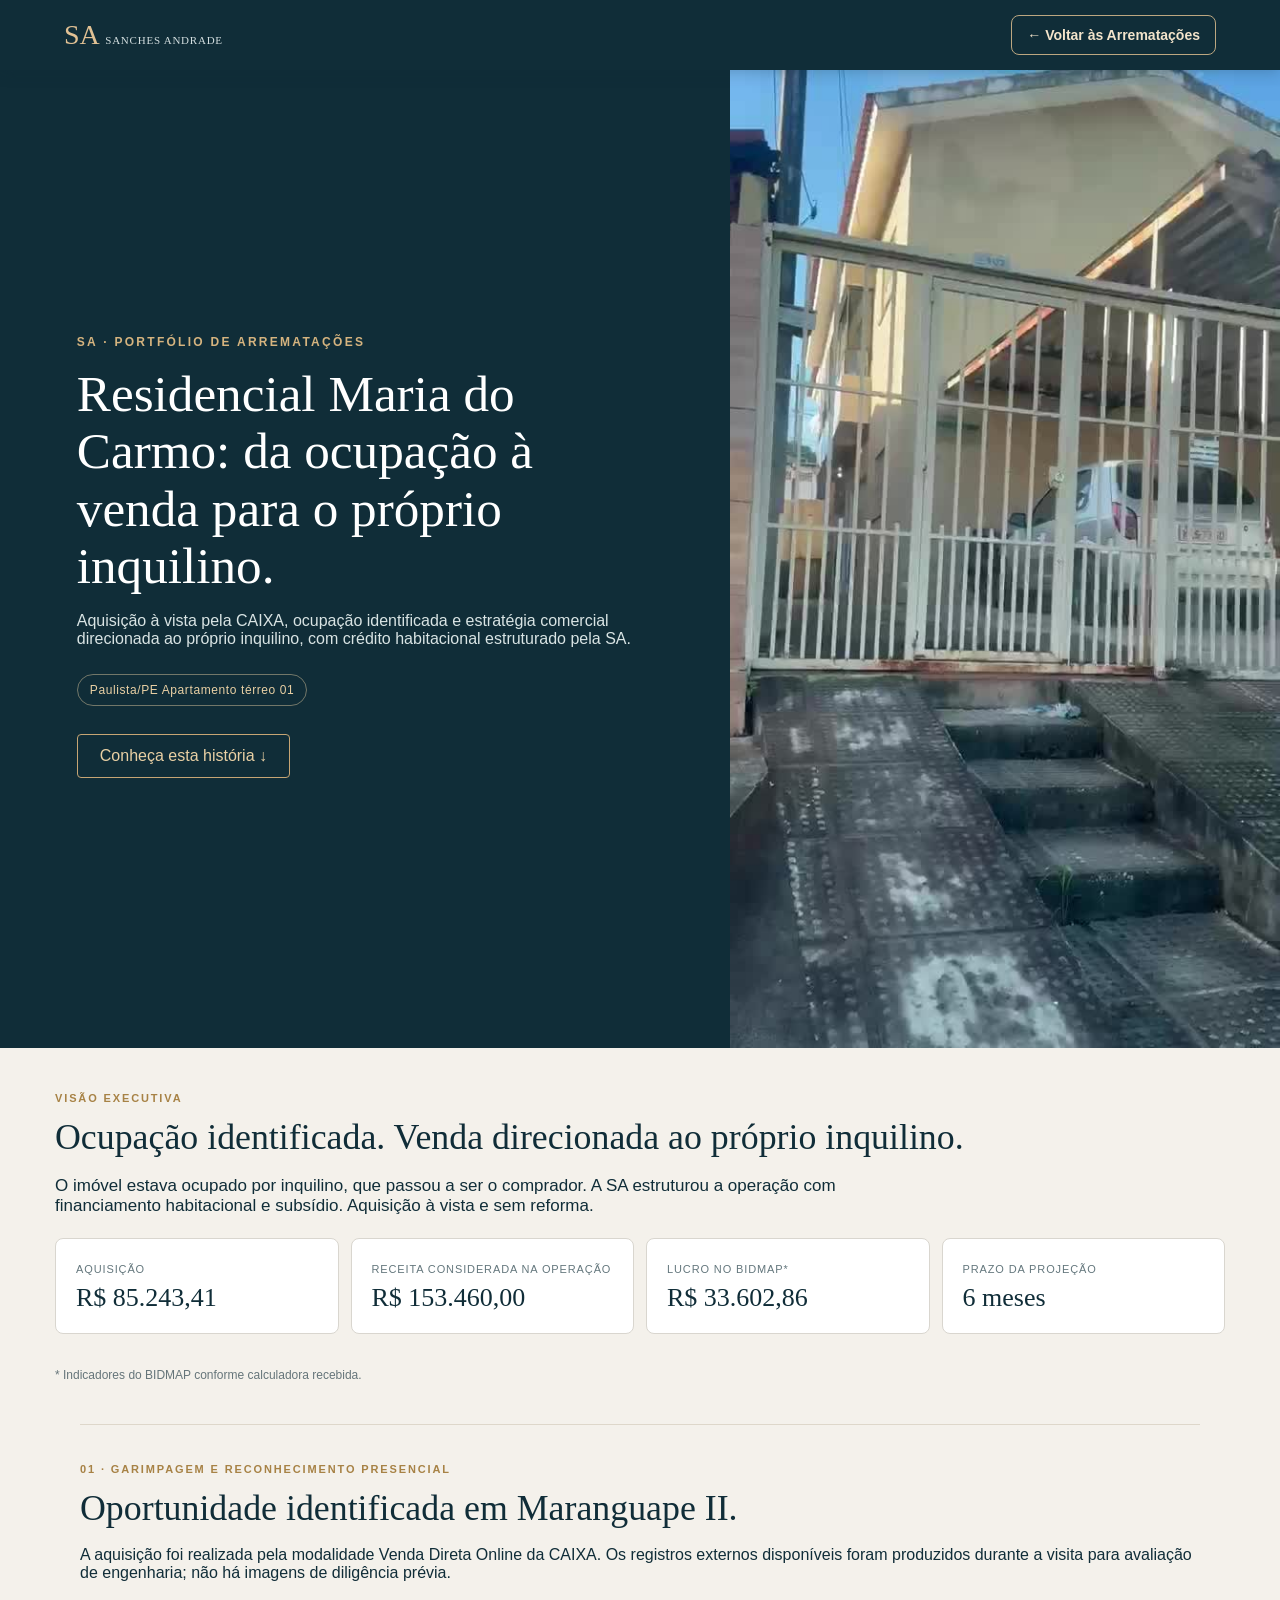
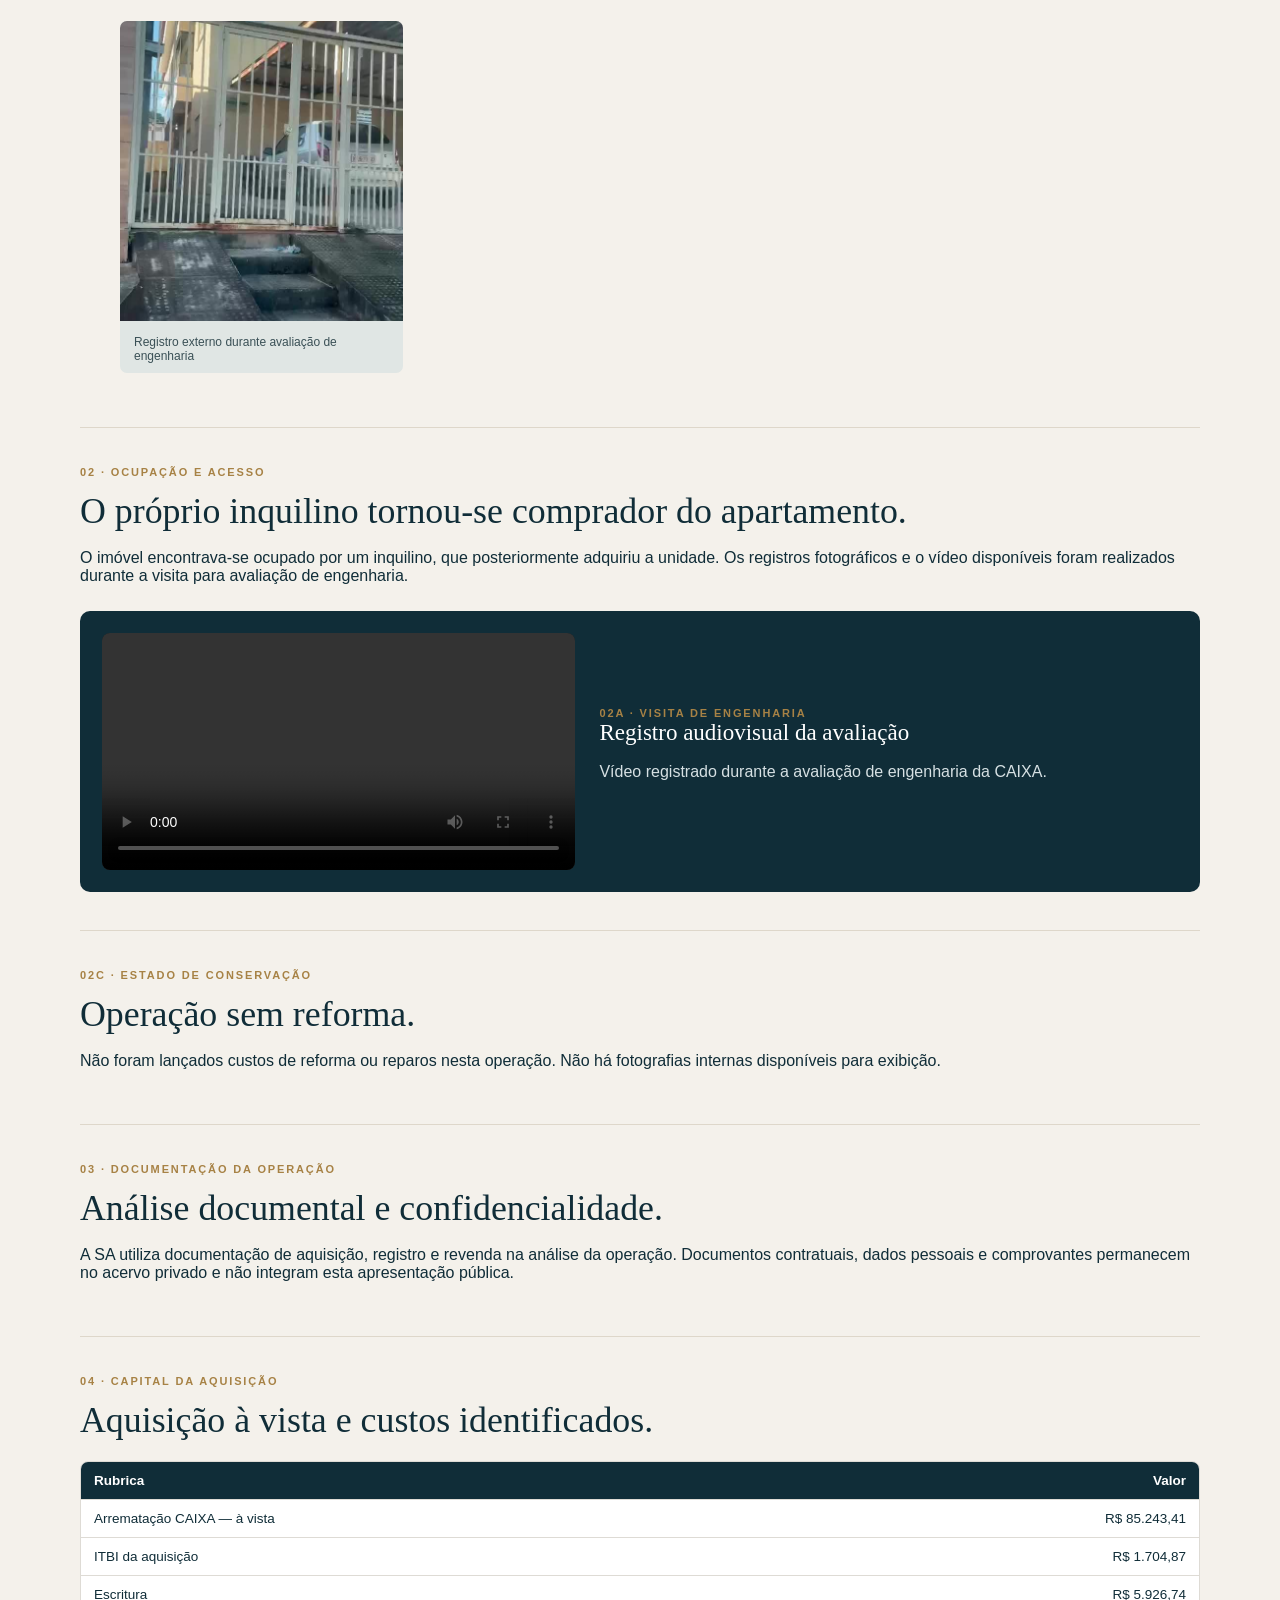
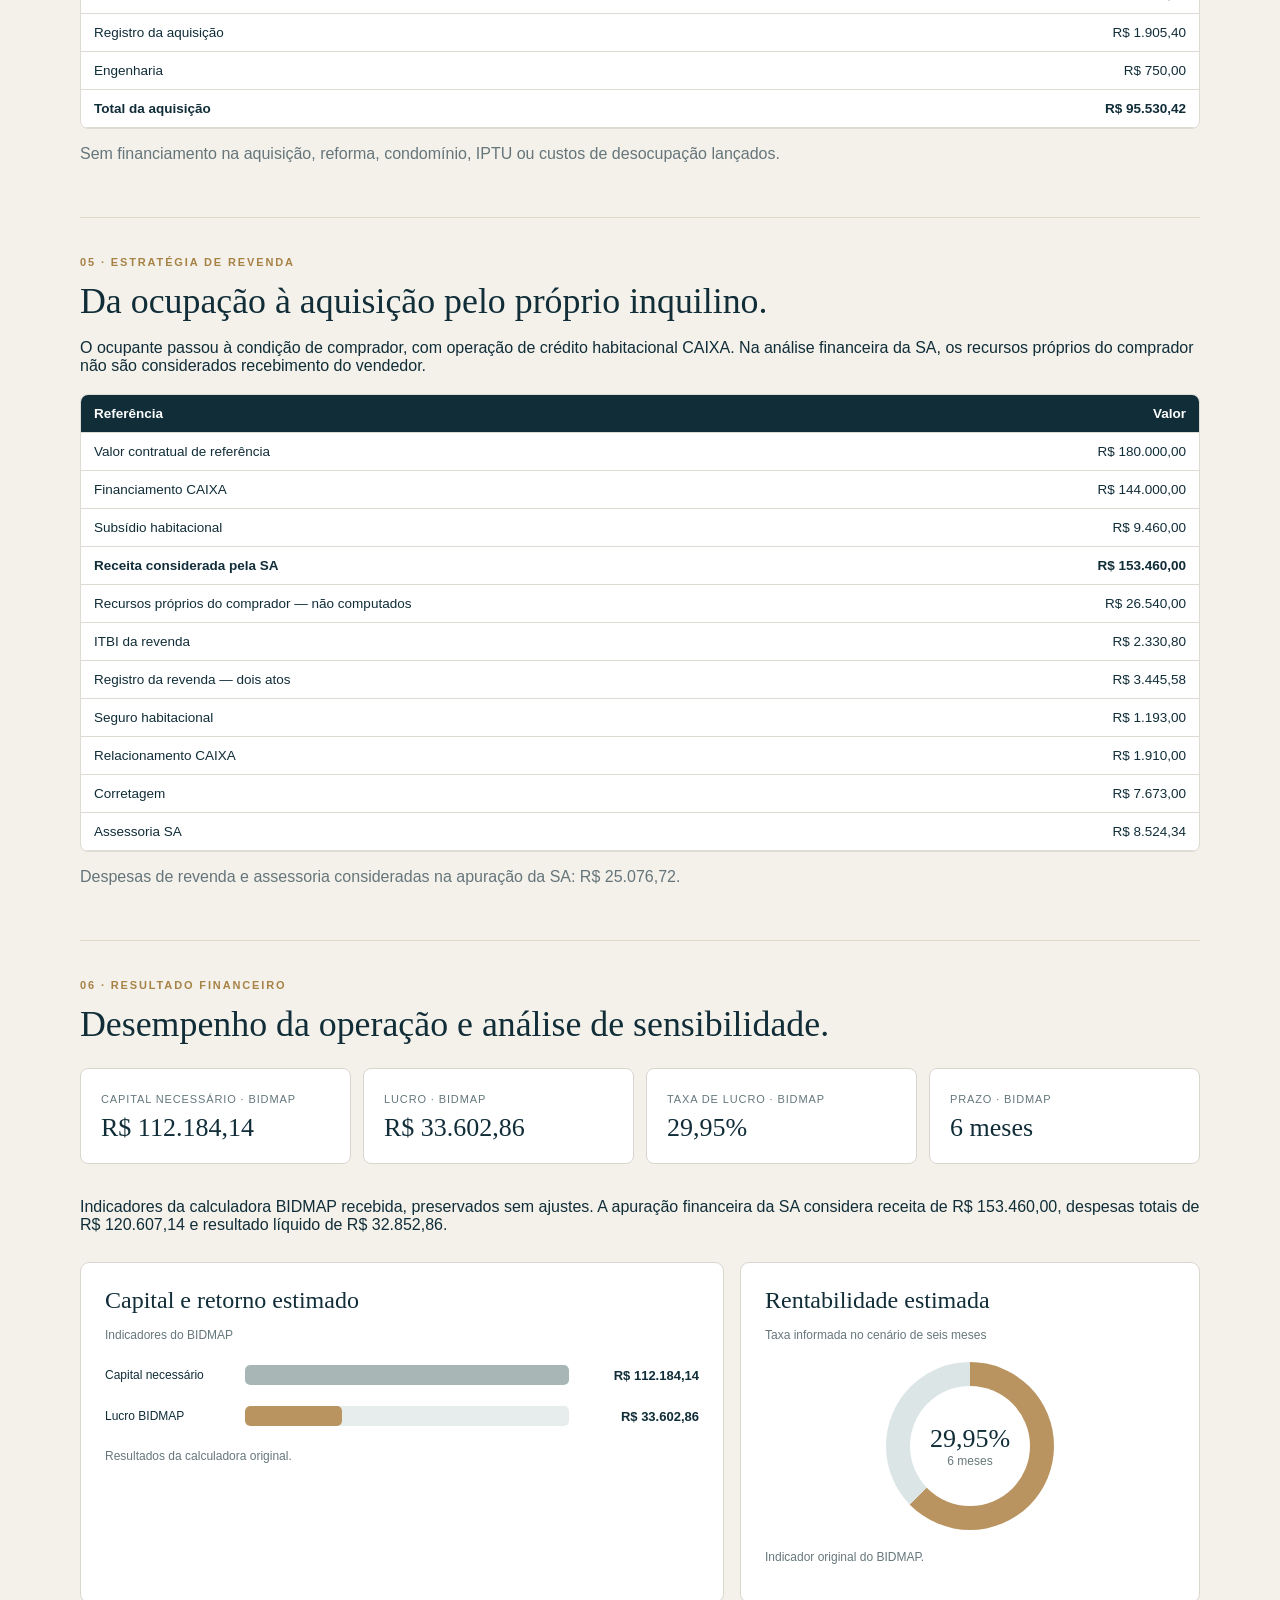
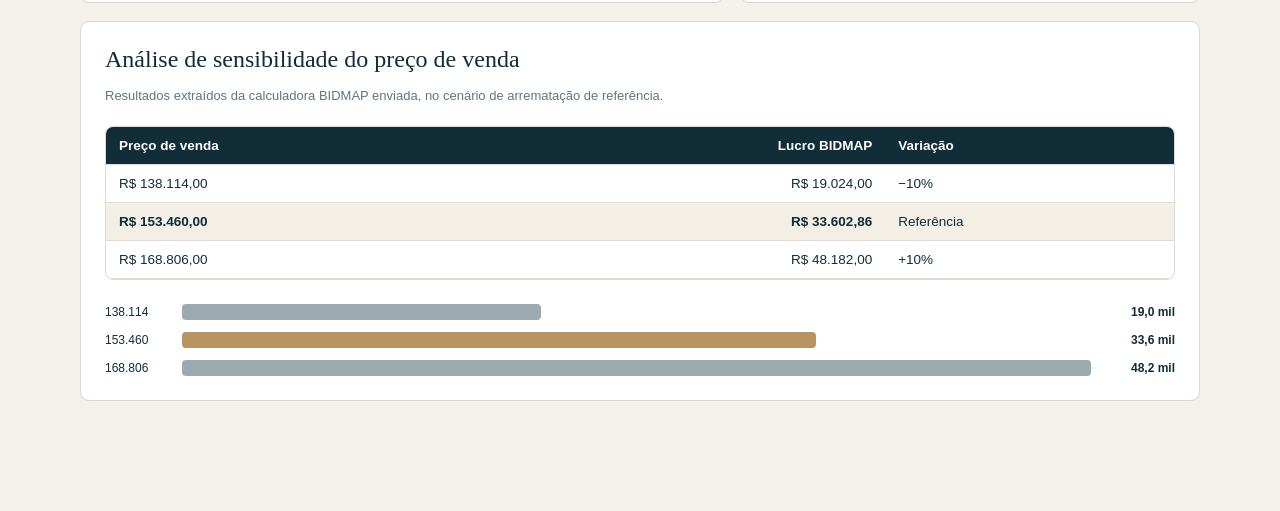
<file: cases/residencial-maria-do-carmo.html>
<!DOCTYPE html>
<html lang="pt-BR"><head><meta charset="utf-8"><meta content="width=device-width,initial-scale=1" name="viewport"><meta content="SA - Case Residencial Canaã: da diligência presencial à revenda financiada." name="description"><title>SA — Case | Residencial Maria do Carmo</title><style>body{margin:0;font-family:Segoe UI,Arial,sans-serif;background:#f4f1eb;color:#102d38} nav{background:#102d38;color:white;padding:15px 5vw;position:sticky;top:0;z-index:20;display:flex;align-items:center;justify-content:space-between;box-shadow:0 2px 14px #102d3840}nav .brand{font:28px Georgia,serif;color:#e1c194}nav .sub{font-size:11px;letter-spacing:.07em;color:#d4dfe0}a{color:#15586e} .j-case[hidden]{display:none} .j-case .j-section{scroll-margin-top:80px}</style><style>
/* CASE 03 | JARDINS DO JANGA - componentes independentes */
#jardins{background:#f4f1eb;color:#102d38;padding:0 0 72px}#jardins *{box-sizing:border-box}#jardins .j-hero{min-height:520px;display:grid;grid-template-columns:1fr 43%;background:#102d38;color:#fff}#jardins .j-copy{padding:66px max(22px,6vw) 55px;align-self:center}#jardins .j-eyebrow{color:#d6b47f;font-size:12px;letter-spacing:.19em;text-transform:uppercase;font-weight:700}#jardins .j-hero h1{font:clamp(36px,4vw,65px)/1.12 Georgia,serif;margin:16px 0 18px;max-width:680px}#jardins .j-hero p{color:#d9e4e4;font-size:16px;max-width:620px}#jardins .j-hero img{width:100%;height:100%;min-height:520px;object-fit:cover;object-position:center 40%}#jardins .j-wrap{max-width:1170px;margin:auto;padding:0 25px}#jardins .j-intro{padding:44px 0 30px}#jardins .j-kicker{font-size:11px;letter-spacing:.17em;text-transform:uppercase;color:#a78245;font-weight:800}#jardins h2{font:clamp(27px,2.8vw,43px)/1.2 Georgia,serif;margin:12px 0}#jardins h3{font:23px/1.22 Georgia,serif;margin:0 0 10px}#jardins .j-muted{color:#65757a}#jardins .j-lead{font-size:17px;max-width:890px}#jardins .j-statrow{display:grid;grid-template-columns:repeat(4,minmax(0,1fr));gap:12px;margin:22px 0 34px}#jardins .j-stat{border:1px solid #d9d6cf;border-radius:8px;background:#fff;padding:20px}#jardins .j-stat strong{font:26px Georgia,serif;color:#102d38;display:block;margin-top:6px}#jardins .j-stat small{color:#64777d;font-size:11px;letter-spacing:.08em;text-transform:uppercase}#jardins .j-section{padding:38px 0;border-top:1px solid #ded7ca}#jardins .j-stepgrid{display:grid;grid-template-columns:repeat(2,1fr);gap:12px;margin-top:23px}#jardins .j-step{border:1px solid #dbd7cd;background:white;border-radius:7px;padding:24px}#jardins .j-step .j-num{font:28px Georgia,serif;color:#b6925c}#jardins .j-step p{color:#647579}#jardins .j-video{display:grid;grid-template-columns:44% 1fr;gap:24px;margin-top:26px;align-items:center;background:#102d38;border-radius:10px;padding:22px;color:#fff}#jardins .j-video video{width:100%;max-height:520px;background:#091e26;border-radius:8px}#jardins .j-video p{color:#d6e0e3}#jardins .j-grid{display:grid;grid-template-columns:repeat(3,minmax(0,1fr));gap:16px;margin-top:23px}#jardins .j-photo{border-radius:7px;overflow:hidden;background:#e0e6e4}#jardins .j-photo img{width:100%;height:300px;object-fit:cover}#jardins .j-photo figcaption{padding:10px 14px;font-size:12px;color:#3a5056}#jardins .j-doc{padding:20px;background:white;border:1px solid #d7d7d3;border-radius:8px;display:flex;flex-direction:column;justify-content:space-between;gap:16px}#jardins .j-doc .j-mini{color:#9b7a4e;font-size:11px;letter-spacing:.08em;text-transform:uppercase}#jardins .j-doc a{display:inline-block;background:#102d38;color:#fff;padding:11px 15px;border-radius:4px;text-decoration:none;font-size:13px;text-align:center}#jardins .j-doc p{color:#62757a;font-size:13px}#jardins table{border-collapse:collapse;width:100%;font-size:13.5px}#jardins th{text-align:left;background:#102d38;color:white}#jardins td,#jardins th{border-bottom:1px solid #dedbd5;padding:11px 13px}#jardins td:nth-child(2),#jardins th:nth-child(2){text-align:right;white-space:nowrap}#jardins .j-tablebox{background:white;border:1px solid #dedbd5;border-radius:8px;overflow:auto;margin-top:19px}#jardins .j-financial{display:grid;grid-template-columns:1fr 1fr;gap:22px;margin-top:26px}#jardins .j-moneybig{color:#c19a5f;font:clamp(32px,3vw,44px) Georgia,serif}#jardins .j-dark{background:#102d38;color:white;padding:28px;border-radius:9px}#jardins .j-dark p{color:#d2e0e4}#jardins .j-result{font:31px Georgia,serif;color:#e9c89a}#jardins .j-caution{border-left:3px solid #b59565;background:#ebe5d9;padding:15px 18px;font-size:14px;margin-top:20px}#jardins .j-small{font-size:12px;color:#69787b}#jardins .j-controls{display:grid;grid-template-columns:repeat(2,1fr);gap:14px;margin:16px 0}#jardins .j-controls label{display:grid;gap:6px;font-size:12px;color:#dce5e6}#jardins .j-controls input,#jardins .j-controls select{padding:10px;border:1px solid #a8bbc1;border-radius:4px;background:#fff;color:#16303b;width:100%}#jardins .j-return{color:#d4ac77;font-size:34px;font-family:Georgia,serif}#jardins .j-chip{display:inline-block;border:1px solid #d2b589;color:#f0d8b4;border-radius:30px;padding:5px 12px;font-size:11px}#jardins .j-bottom{padding:38px;background:#102d38;color:#fff;border-radius:10px;margin-top:32px}#jardins .j-bottom h2{color:#fff}#jardins .j-compare{display:grid;grid-template-columns:repeat(4,1fr);gap:10px}#jardins .j-placeholder{background:white;border:1px solid #dcd5c9;text-align:center;padding:20px 12px;border-radius:7px;color:#798386}#jardins .j-placeholder strong{display:block;color:#102d38;margin-bottom:6px}#jardins .j-note{font-size:12px;color:#6a777a;line-height:1.55}
@media(max-width:850px){#jardins .j-hero{grid-template-columns:1fr}#jardins .j-hero img{max-height:380px;min-height:300px}#jardins .j-statrow{grid-template-columns:repeat(2,1fr)}#jardins .j-stepgrid,#jardins .j-financial,#jardins .j-video{grid-template-columns:1fr}#jardins .j-grid{grid-template-columns:1fr 1fr}#jardins .j-compare{grid-template-columns:1fr 1fr}}@media(max-width:540px){#jardins .j-copy{padding:36px 22px}#jardins .j-statrow,#jardins .j-grid{grid-template-columns:1fr}#jardins .j-controls{grid-template-columns:1fr}#jardins .j-hero h1{font-size:36px}#jardins td,#jardins th{padding:9px 8px}#jardins .j-stat strong{font-size:23px}}
</style><style>
#jardins .j-chip{display:inline-block;margin-top:10px;padding:8px 12px;border:1px solid rgba(233,208,164,.45);border-radius:999px;color:#e9d0a4;font-size:12px;letter-spacing:.05em}#jardins .j-gallery-grid{display:grid;grid-template-columns:repeat(3,minmax(0,1fr));gap:16px;margin-top:18px}#jardins .j-gallery-grid img{width:100%;height:240px;object-fit:cover;border-radius:10px;border:1px solid #d6d0c6;box-shadow:0 10px 28px rgba(16,45,56,.08)}#jardins .j-steps-4{display:grid;grid-template-columns:repeat(4,minmax(0,1fr));gap:16px;margin:18px 0 10px}#jardins .j-step-lite{background:#fff;border:1px solid #e2ddd3;border-radius:10px;padding:18px}#jardins .j-step-lite strong{display:block;font-size:13px;color:#7b6547;letter-spacing:.06em;text-transform:uppercase;margin-bottom:8px}#jardins .j-step-lite h3{font-size:18px;margin:0 0 8px;color:#102d38;font-family:Georgia,serif}#jardins .j-step-lite p{font-size:14px;line-height:1.55;color:#405055;margin:0}#jardins .j-two-col{display:grid;grid-template-columns:1.15fr .85fr;gap:24px;align-items:start}#jardins .j-photo-focus img{width:100%;height:100%;min-height:360px;object-fit:cover;border-radius:14px;border:1px solid #d6d0c6;box-shadow:0 12px 34px rgba(16,45,56,.08)}#jardins .j-quote-note{background:#f4efe6;border-left:4px solid #c6a574;padding:14px 16px;border-radius:8px;color:#36464b}#jardins .j-tablebox table.compact th,#jardins .j-tablebox table.compact td{padding:12px 14px}#jardins .j-kpi-strip{display:grid;grid-template-columns:repeat(4,minmax(0,1fr));gap:16px;margin:18px 0 22px}#jardins .j-kpi{background:#eff3f4;border:1px solid #d5dde0;border-radius:12px;padding:18px}#jardins .j-kpi .label{font-size:12px;color:#5d6c72;text-transform:uppercase;letter-spacing:.06em;margin-bottom:7px}#jardins .j-kpi .value{font-size:27px;font-weight:700;color:#102d38}#jardins .j-panel-grid{display:grid;grid-template-columns:1fr 1fr;gap:18px;margin-top:18px}#jardins .j-panel-grid img,#jardins .j-panel-wide img{width:100%;border-radius:12px;border:1px solid #d7dde0;box-shadow:0 12px 30px rgba(16,45,56,.08);background:#fff}#jardins .j-panel-wide{margin-top:18px}#jardins .j-compare-highlight{background:#102d38;color:#fff;border-radius:14px;padding:18px 20px;margin-top:18px}#jardins .j-compare-highlight strong{color:#e9c89a}#jardins .j-doc strong{font-family:Georgia,serif;color:#102d38;font-size:21px}#jardins .j-doc ul{padding-left:18px;margin:6px 0 0}#jardins .j-doc li{margin:6px 0;color:#51656b;font-size:13.5px} @media (max-width:980px){#jardins .j-gallery-grid,#jardins .j-panel-grid,#jardins .j-two-col,#jardins .j-kpi-strip,#jardins .j-steps-4{grid-template-columns:1fr 1fr}} @media (max-width:720px){#jardins .j-gallery-grid,#jardins .j-panel-grid,#jardins .j-two-col,#jardins .j-kpi-strip,#jardins .j-steps-4{grid-template-columns:1fr}#jardins .j-gallery-grid img{height:220px}}
</style><style>
#jardins #j-interior .j-gallery-grid {display:grid;grid-template-columns:repeat(3,minmax(0,1fr));gap:18px;margin-top:22px}
#jardins #j-interior .j-interior-photo{margin:0;background:#fff;border:1px solid #dfd8cc;border-radius:12px;overflow:hidden;box-shadow:0 8px 26px rgba(16,45,56,.08)}
#jardins #j-interior .j-interior-photo img{width:100%;height:255px;display:block;object-fit:cover;border:0;border-radius:0;box-shadow:none}
#jardins #j-interior figcaption{padding:14px 16px;display:flex;flex-direction:column;gap:6px}
#jardins #j-interior figcaption strong{color:#102d38;font-size:15px}
#jardins #j-interior figcaption span{font-size:12px;color:#5c7075;line-height:1.45}
#jardins #j-interior .j-video{align-items:center}
#jardins #j-interior .j-video video{max-height:490px;aspect-ratio:9/16;object-fit:contain;justify-self:center;display:block}
@media(max-width:960px){#jardins #j-interior .j-gallery-grid{grid-template-columns:repeat(2,minmax(0,1fr))}}
@media(max-width:680px){#jardins #j-interior .j-gallery-grid{grid-template-columns:1fr}#jardins #j-interior .j-interior-photo img{height:260px}}
</style><style>.j-back-portfolio{color:#f3e4cb;text-decoration:none;border:1px solid #bca781;border-radius:8px;padding:11px 15px;font-weight:600;font-size:14px;white-space:nowrap}.j-back-portfolio:hover,.j-back-portfolio:focus-visible{background:#254751;color:white}@media(max-width:650px){.j-back-portfolio{font-size:12px;padding:9px}.brand .sub{display:none}}</style><style>
#jardins .c-analytics{display:grid;grid-template-columns:1.4fr 1fr;gap:16px;margin-top:28px}#jardins .c-analytics-card,#jardins .c-sensitivity{background:#fff;border:1px solid #d9d6cf;border-radius:9px;padding:24px}#jardins .c-analytics-card h3,#jardins .c-sensitivity h3{font:24px Georgia,serif;margin:0 0 8px}#jardins .c-chart-sub{font-size:12px;color:#66777c;line-height:1.5}#jardins .c-barline{display:grid;grid-template-columns:130px 1fr 120px;align-items:center;gap:10px;margin:21px 0;font-size:12px}#jardins .c-barline strong{text-align:right;font-size:13px}#jardins .c-bartrack{height:20px;background:#e7ecec;border-radius:5px;overflow:hidden}#jardins .c-bar{height:100%;border-radius:5px}#jardins .c-bar-capital{background:#a9b6b6}#jardins .c-bar-profit{background:#b99460}#jardins .c-donut{width:168px;height:168px;border-radius:50%;background:conic-gradient(#b99460 0 62.7%,#dce5e6 62.7% 100%);display:grid;place-items:center;margin:18px auto}#jardins .c-donut>div{width:120px;height:120px;border-radius:50%;background:white;display:flex;flex-direction:column;align-items:center;justify-content:center}#jardins .c-donut strong{font:26px Georgia,serif}#jardins .c-donut span{font-size:12px;color:#68797b}#jardins .c-sensitivity{margin-top:18px}#jardins .c-sensitivity>p{font-size:13px;color:#64757b;line-height:1.6}#jardins .c-base{background:#f4efe6}#jardins .c-sensitivity-bars{display:grid;gap:12px;margin-top:24px}#jardins .c-sensitivity-bars>div{display:grid;grid-template-columns:65px 1fr 72px;gap:12px;align-items:center;font-size:12px}#jardins .c-sensitivity-bars i{height:16px;background:#9cabb0;border-radius:4px;display:block}#jardins .c-sensitivity-bars .c-sens-base i{background:#b99460}#jardins .c-sensitivity-bars b{text-align:right;font-weight:600}@media(max-width:750px){#jardins .c-analytics{grid-template-columns:1fr}#jardins .c-barline{grid-template-columns:1fr 1.3fr;gap:8px}#jardins .c-barline strong{grid-column:2;text-align:left}#jardins .c-analytics-card,#jardins .c-sensitivity{padding:16px}}
</style><link rel="stylesheet" href="../assets/publico.css"></head><body><div id="top"></div><nav><div class="brand">SA <span class="sub">SANCHES ANDRADE</span></div><a aria-label="Voltar à aba Arrematações" class="j-back-portfolio" href="../index.html#cases">← Voltar às Arrematações</a></nav><main><section class="page j-case" id="jardins">
<div class="j-hero"><div class="j-copy"><div class="j-eyebrow">SA · PORTFÓLIO DE ARREMATAÇÕES</div><h1>Residencial Maria do Carmo: da ocupação à venda para o próprio inquilino.</h1><p>Aquisição à vista pela CAIXA, ocupação identificada e estratégia comercial direcionada ao próprio inquilino, com crédito habitacional estruturado pela SA.</p><span class="j-chip">Paulista/PE Apartamento térreo 01</span><p style="margin-top:28px"><a href="#c-garimpagem" style="border:1px solid #c6a574;color:#e9d0a4;padding:12px 22px;border-radius:4px;display:inline-block;text-decoration:none">Conheça esta história ↓</a></p></div><img alt="Fachada do Residencial Maria do Carmo" src="maria_assets/fachada.jpg"></div>
<div class="j-wrap j-intro"><div class="j-kicker">Visão executiva</div><h2>Ocupação identificada. Venda direcionada ao próprio inquilino.</h2><p class="j-lead">O imóvel estava ocupado por inquilino, que passou a ser o comprador. A SA estruturou a operação com financiamento habitacional e subsídio. Aquisição à vista e sem reforma.</p><div class="j-statrow"><div class="j-stat"><small>Aquisição</small><strong>R$ 85.243,41</strong></div><div class="j-stat"><small>Receita considerada na operação</small><strong>R$ 153.460,00</strong></div><div class="j-stat"><small>Lucro no BidMap*</small><strong>R$ 33.602,86</strong></div><div class="j-stat"><small>Prazo da projeção</small><strong>6 meses</strong></div></div><p class="j-muted" style="font-size:12px">* Indicadores do BIDMAP conforme calculadora recebida.</p></div>
<div class="j-wrap">
<div class="j-section" id="c-garimpagem"><div class="j-kicker">01 · Garimpagem e reconhecimento presencial</div><h2>Oportunidade identificada em Maranguape II.</h2><p>A aquisição foi realizada pela modalidade Venda Direta Online da CAIXA. Os registros externos disponíveis foram produzidos durante a visita para avaliação de engenharia; não há imagens de diligência prévia.</p><div class="j-grid"><figure class="j-photo"><img alt="Fachada do Residencial Maria do Carmo registrada na visita de engenharia" src="maria_assets/fachada.jpg"><figcaption>Registro externo durante avaliação de engenharia</figcaption></figure></div></div>
<div class="j-section" id="c-acesso"><div class="j-kicker">02 · Ocupação e acesso</div><h2>O próprio inquilino tornou-se comprador do apartamento.</h2><p>O imóvel encontrava-se ocupado por um inquilino, que posteriormente adquiriu a unidade. Os registros fotográficos e o vídeo disponíveis foram realizados durante a visita para avaliação de engenharia.</p><div class="j-video"><video controls="" playsinline="" preload="metadata" src="maria_assets/visita_engenharia.mp4"></video><div><div class="j-kicker">02A · Visita de engenharia</div><h3>Registro audiovisual da avaliação</h3><p>Vídeo registrado durante a avaliação de engenharia da CAIXA.</p></div></div></div>
<div class="j-section" id="c-conservacao"><div class="j-kicker">02C · Estado de conservação</div><h2>Operação sem reforma.</h2><p>Não foram lançados custos de reforma ou reparos nesta operação. Não há fotografias internas disponíveis para exibição.</p></div>
<div class="j-section" id="c-documentos"><div class="j-kicker">03 · Documentação da operação</div><h2>Análise documental e confidencialidade.</h2><p>A SA utiliza documentação de aquisição, registro e revenda na análise da operação. Documentos contratuais, dados pessoais e comprovantes permanecem no acervo privado e não integram esta apresentação pública.</p></div>
<div class="j-section" id="c-investimento"><div class="j-kicker">04 · Capital da aquisição</div><h2>Aquisição à vista e custos identificados.</h2><div class="j-tablebox"><table><thead><tr><th>Rubrica</th><th>Valor</th></tr></thead><tbody><tr><td>Arrematação CAIXA — à vista</td><td>R$ 85.243,41</td></tr><tr><td>ITBI da aquisição</td><td>R$ 1.704,87</td></tr><tr><td>Escritura</td><td>R$ 5.926,74</td></tr><tr><td>Registro da aquisição</td><td>R$ 1.905,40</td></tr><tr><td>Engenharia</td><td>R$ 750,00</td></tr><tr><td><strong>Total da aquisição</strong></td><td><strong>R$ 95.530,42</strong></td></tr></tbody></table></div><p class="j-muted">Sem financiamento na aquisição, reforma, condomínio, IPTU ou custos de desocupação lançados.</p></div>
<div class="j-section" id="c-revenda"><div class="j-kicker">05 · Estratégia de revenda</div><h2>Da ocupação à aquisição pelo próprio inquilino.</h2><p>O ocupante passou à condição de comprador, com operação de crédito habitacional CAIXA. Na análise financeira da SA, os recursos próprios do comprador não são considerados recebimento do vendedor.</p><div class="j-tablebox"><table><thead><tr><th>Referência</th><th>Valor</th></tr></thead><tbody><tr><td>Valor contratual de referência</td><td>R$ 180.000,00</td></tr><tr><td>Financiamento CAIXA</td><td>R$ 144.000,00</td></tr><tr><td>Subsídio habitacional</td><td>R$ 9.460,00</td></tr><tr><td><strong>Receita considerada pela SA</strong></td><td><strong>R$ 153.460,00</strong></td></tr><tr><td>Recursos próprios do comprador — não computados</td><td>R$ 26.540,00</td></tr><tr><td>ITBI da revenda</td><td>R$ 2.330,80</td></tr><tr><td>Registro da revenda — dois atos</td><td>R$ 3.445,58</td></tr><tr><td>Seguro habitacional</td><td>R$ 1.193,00</td></tr><tr><td>Relacionamento CAIXA</td><td>R$ 1.910,00</td></tr><tr><td>Corretagem</td><td>R$ 7.673,00</td></tr><tr><td>Assessoria SA</td><td>R$ 8.524,34</td></tr></tbody></table></div><p class="j-muted">Despesas de revenda e assessoria consideradas na apuração da SA: R$ 25.076,72.</p></div>
<div class="j-section" id="c-resultado"><div class="j-kicker">06 · Resultado financeiro</div><h2>Desempenho da operação e análise de sensibilidade.</h2><div class="j-statrow"><div class="j-stat"><small>Capital necessário · BIDMAP</small><strong>R$ 112.184,14</strong></div><div class="j-stat"><small>Lucro · BIDMAP</small><strong>R$ 33.602,86</strong></div><div class="j-stat"><small>Taxa de lucro · BIDMAP</small><strong>29,95%</strong></div><div class="j-stat"><small>Prazo · BIDMAP</small><strong>6 meses</strong></div></div><p>Indicadores da calculadora BIDMAP recebida, preservados sem ajustes. A apuração financeira da SA considera receita de R$ 153.460,00, despesas totais de R$ 120.607,14 e resultado líquido de R$ 32.852,86.</p><div class="c-analytics"><div class="c-analytics-card"><h3>Capital e retorno estimado</h3><p class="c-chart-sub">Indicadores do BIDMAP</p><div class="c-barline"><span>Capital necessário</span><div class="c-bartrack"><div class="c-bar c-bar-capital" style="width:100%"></div></div><strong>R$ 112.184,14</strong></div><div class="c-barline"><span>Lucro BIDMAP</span><div class="c-bartrack"><div class="c-bar c-bar-profit" style="width:29.95%"></div></div><strong>R$ 33.602,86</strong></div><p class="c-chart-sub">Resultados da calculadora original.</p></div><div class="c-analytics-card"><h3>Rentabilidade estimada</h3><p class="c-chart-sub">Taxa informada no cenário de seis meses</p><div aria-label="Taxa de lucro de 29,95 por cento" class="c-donut" role="img"><div><strong>29,95%</strong><span>6 meses</span></div></div><p class="c-chart-sub">Indicador original do BIDMAP.</p></div></div><div class="c-sensitivity"><h3>Análise de sensibilidade do preço de venda</h3><p>Resultados extraídos da calculadora BIDMAP enviada, no cenário de arrematação de referência.</p><div class="j-tablebox"><table><thead><tr><th>Preço de venda</th><th>Lucro BIDMAP</th><th>Variação</th></tr></thead><tbody><tr><td>R$ 138.114,00</td><td>R$ 19.024,00</td><td>−10%</td></tr><tr class="c-base"><td><strong>R$ 153.460,00</strong></td><td><strong>R$ 33.602,86</strong></td><td>Referência</td></tr><tr><td>R$ 168.806,00</td><td>R$ 48.182,00</td><td>+10%</td></tr></tbody></table></div><div aria-label="Comparação visual do lucro BIDMAP por preço de venda" class="c-sensitivity-bars"><div><span>138.114</span><i style="width:39.48%"></i><b>19,0 mil</b></div><div class="c-sens-base"><span>153.460</span><i style="width:69.74%"></i><b>33,6 mil</b></div><div><span>168.806</span><i style="width:100%"></i><b>48,2 mil</b></div></div></div></div>
</div></section></main><script src="../assets/publico.js" defer=""></script></body></html>
</file>
<file: assets/publico.css>
.sa-public-media-note{border:1px solid #dce3e5;border-radius:10px;padding:18px;background:#f3f5f4;color:#536878;line-height:1.6;font-size:14px}.sa-public-media-note p{color:#536878!important;margin:0;font-size:14px;line-height:1.6}.sa-public-media-note img{display:block;width:100%;height:auto;max-height:280px;object-fit:contain;border-radius:8px;margin-bottom:12px}.lightbox{position:fixed;inset:0;background:#000e;display:none;align-items:center;justify-content:center;z-index:1000;padding:25px}.lightbox.open{display:flex}.lightbox img{max-width:100%;max-height:90vh;object-fit:contain}.lightbox button{position:absolute;top:18px;right:18px;background:white;color:#132a41;border:0;border-radius:50%;width:44px;height:44px;font-size:28px;cursor:pointer}.sa-photo-trigger{cursor:zoom-in}.sa-photo-trigger:focus-visible{outline:3px solid #d77c43;outline-offset:4px}body.sa-modal-open{overflow:hidden}
</file>
